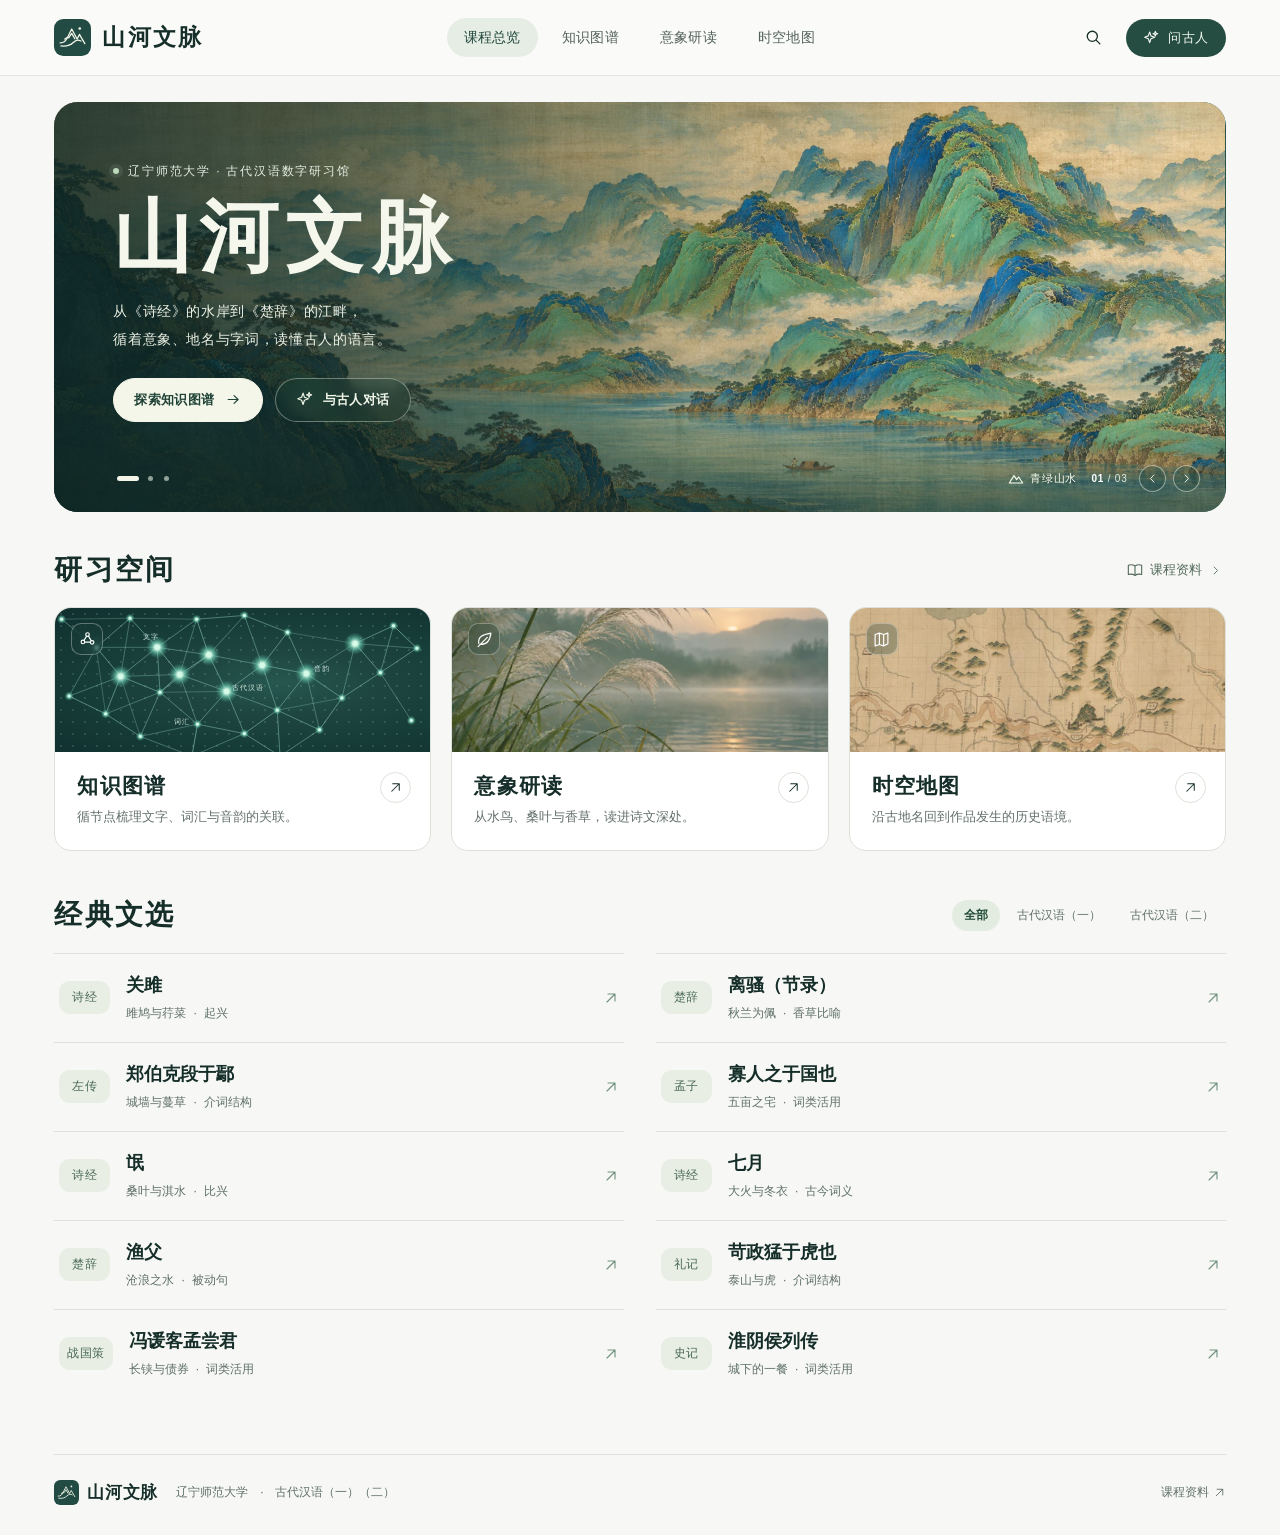
<file: index.html>
<!doctype html>
<html lang="zh-CN">
<head>
  <meta charset="utf-8">
  <meta name="referrer" content="no-referrer">
  <meta http-equiv="Content-Security-Policy" content="default-src 'self'; script-src 'self'; style-src 'self' 'unsafe-inline'; img-src 'self' data:; connect-src https://api.deepseek.com; object-src 'none'; base-uri 'none'; form-action 'none'">
  <meta name="viewport" content="width=device-width, initial-scale=1">
  <meta name="theme-color" content="#f8f9f6">
  <meta name="description" content="辽宁师范大学古代汉语课程研习空间。循着知识图谱、诗文意象和山河地图读原典，与作品中的人物展开对话。">
  <title>山河文脉 · 古代汉语研习馆</title>
  <link rel="icon" href="assets/mark.svg" type="image/svg+xml">
  <link rel="stylesheet" href="museum.css">
  <link rel="stylesheet" href="dialogue.css">
  <link rel="stylesheet" href="graph.css">
  <link rel="stylesheet" href="atlas.css">
  <link rel="stylesheet" href="companion.css">
  <script defer src="graph-data.js"></script>
  <script defer src="course.js"></script>
  <script defer src="map-data.js"></script>
  <script defer src="dialogue.js"></script>
  <script defer src="graph.js"></script>
  <script defer src="atlas.js"></script>
  <script defer src="companion.js"></script>
  <script defer src="museum.js"></script>
</head>
<body>
  <a href="#main" class="skip">跳到正文</a>
  <header class="mast"><div class="mast-inner">
    <a class="brand" href="#home" aria-label="山河文脉首页"><img src="assets/mark.svg" alt=""><span>山河文脉</span></a>
    <nav class="main-nav" aria-label="主导航">
      <a href="#home">课程总览</a><a href="#graph">知识图谱</a><a href="#imagery">意象研读</a><a href="#atlas">时空地图</a>
    </nav>
    <div class="mast-actions"><button class="search-btn" id="search-toggle" aria-label="搜索全站"><i data-icon="search"></i></button><a class="ask-link" href="#dialogue"><i data-icon="spark"></i>问古人</a><button class="menu-btn" id="menu-toggle" aria-label="展开导航" aria-expanded="false"><i data-icon="menu"></i></button></div>
  </div><nav class="mobile-nav" id="mobile-nav" aria-label="移动导航" hidden><a href="#home">课程总览</a><a href="#graph">知识图谱</a><a href="#imagery">意象研读</a><a href="#atlas">时空地图</a><a href="#resources">课程资料</a></nav></header>
  <main id="main" tabindex="-1"></main>
  <footer class="foot"><span><img src="assets/mark.svg" alt="">山河文脉</span><p>辽宁师范大学　·　古代汉语（一）（二）</p><a href="#resources">课程资料 <i data-icon="arrow-up-right"></i></a></footer>
  <dialog id="search-dialog"><div class="search-head"><i data-icon="search"></i><input id="search-input" placeholder="搜索篇目、意象或知识点" aria-label="搜索篇目、意象或知识点" autocomplete="off"><button id="search-close" class="round" aria-label="关闭搜索"><i data-icon="x"></i></button></div><div class="search-results" id="results"></div></dialog>
</body>
</html>
</file>
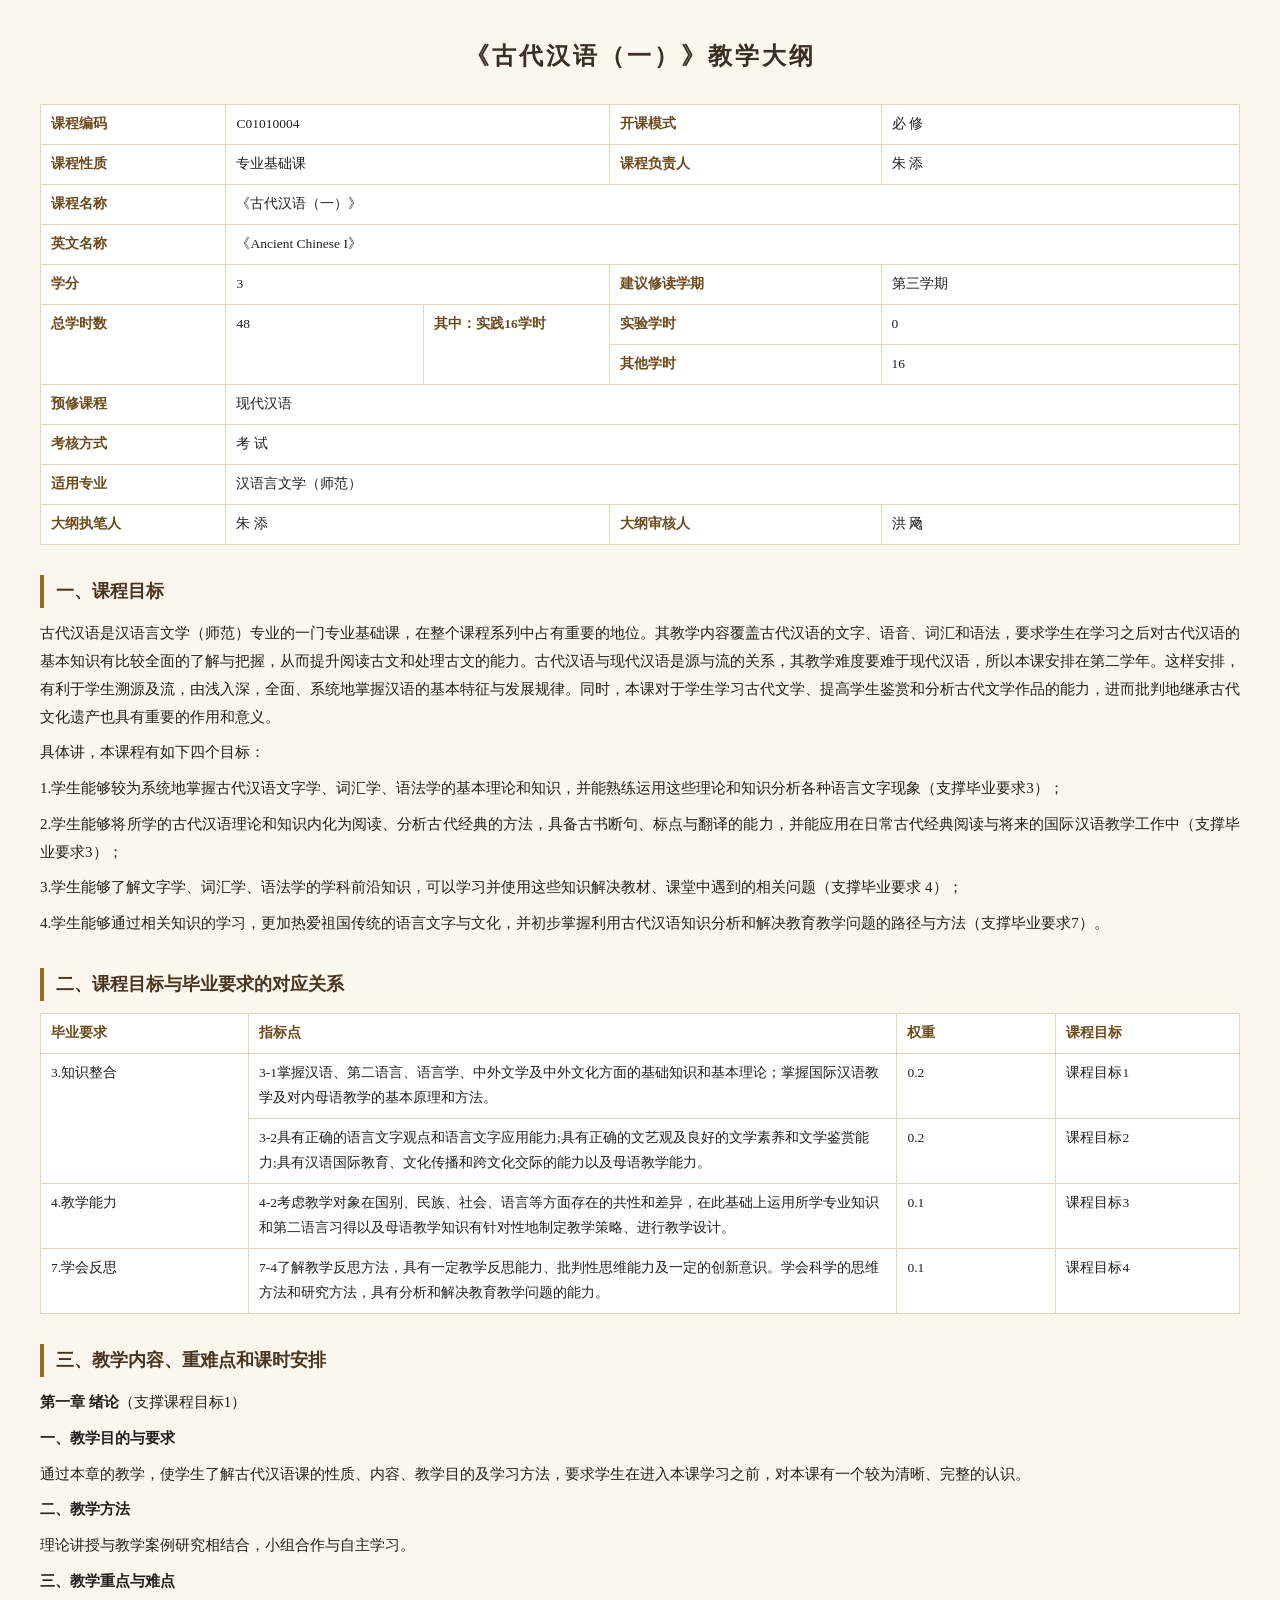
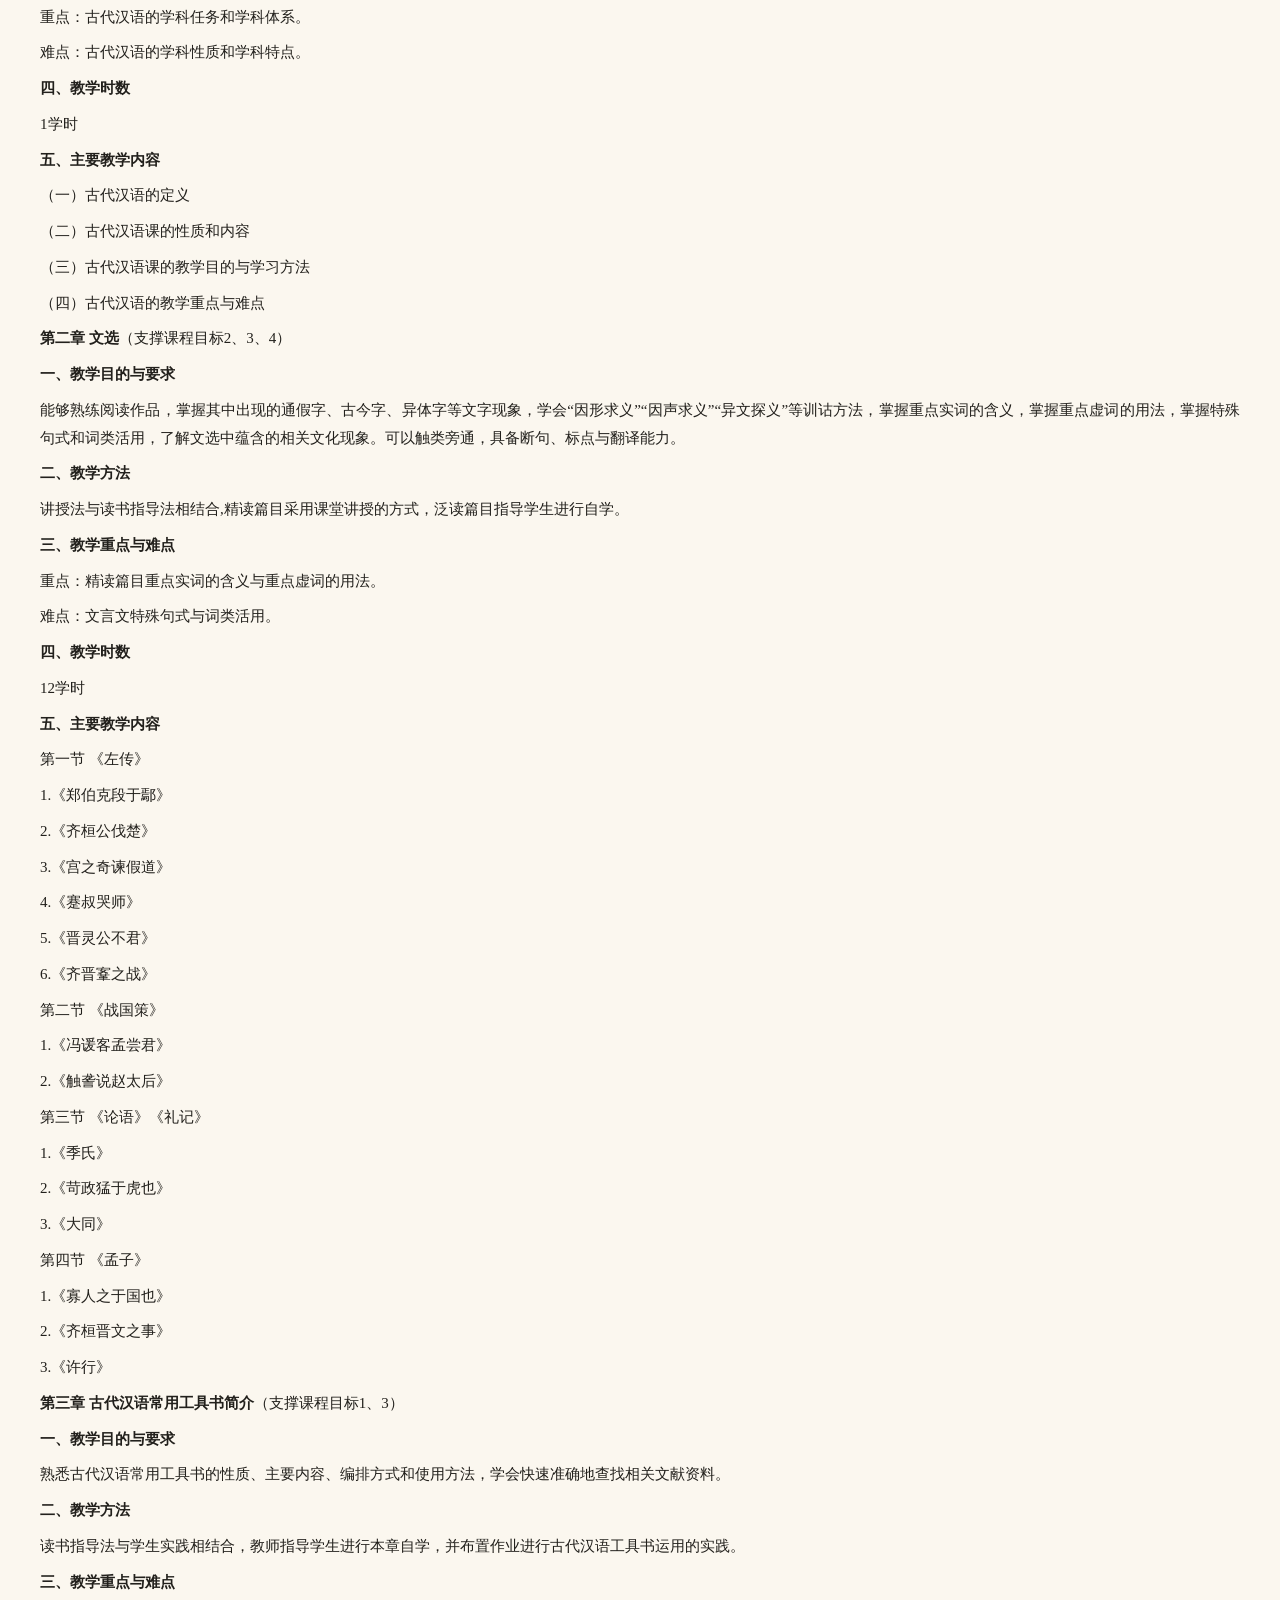
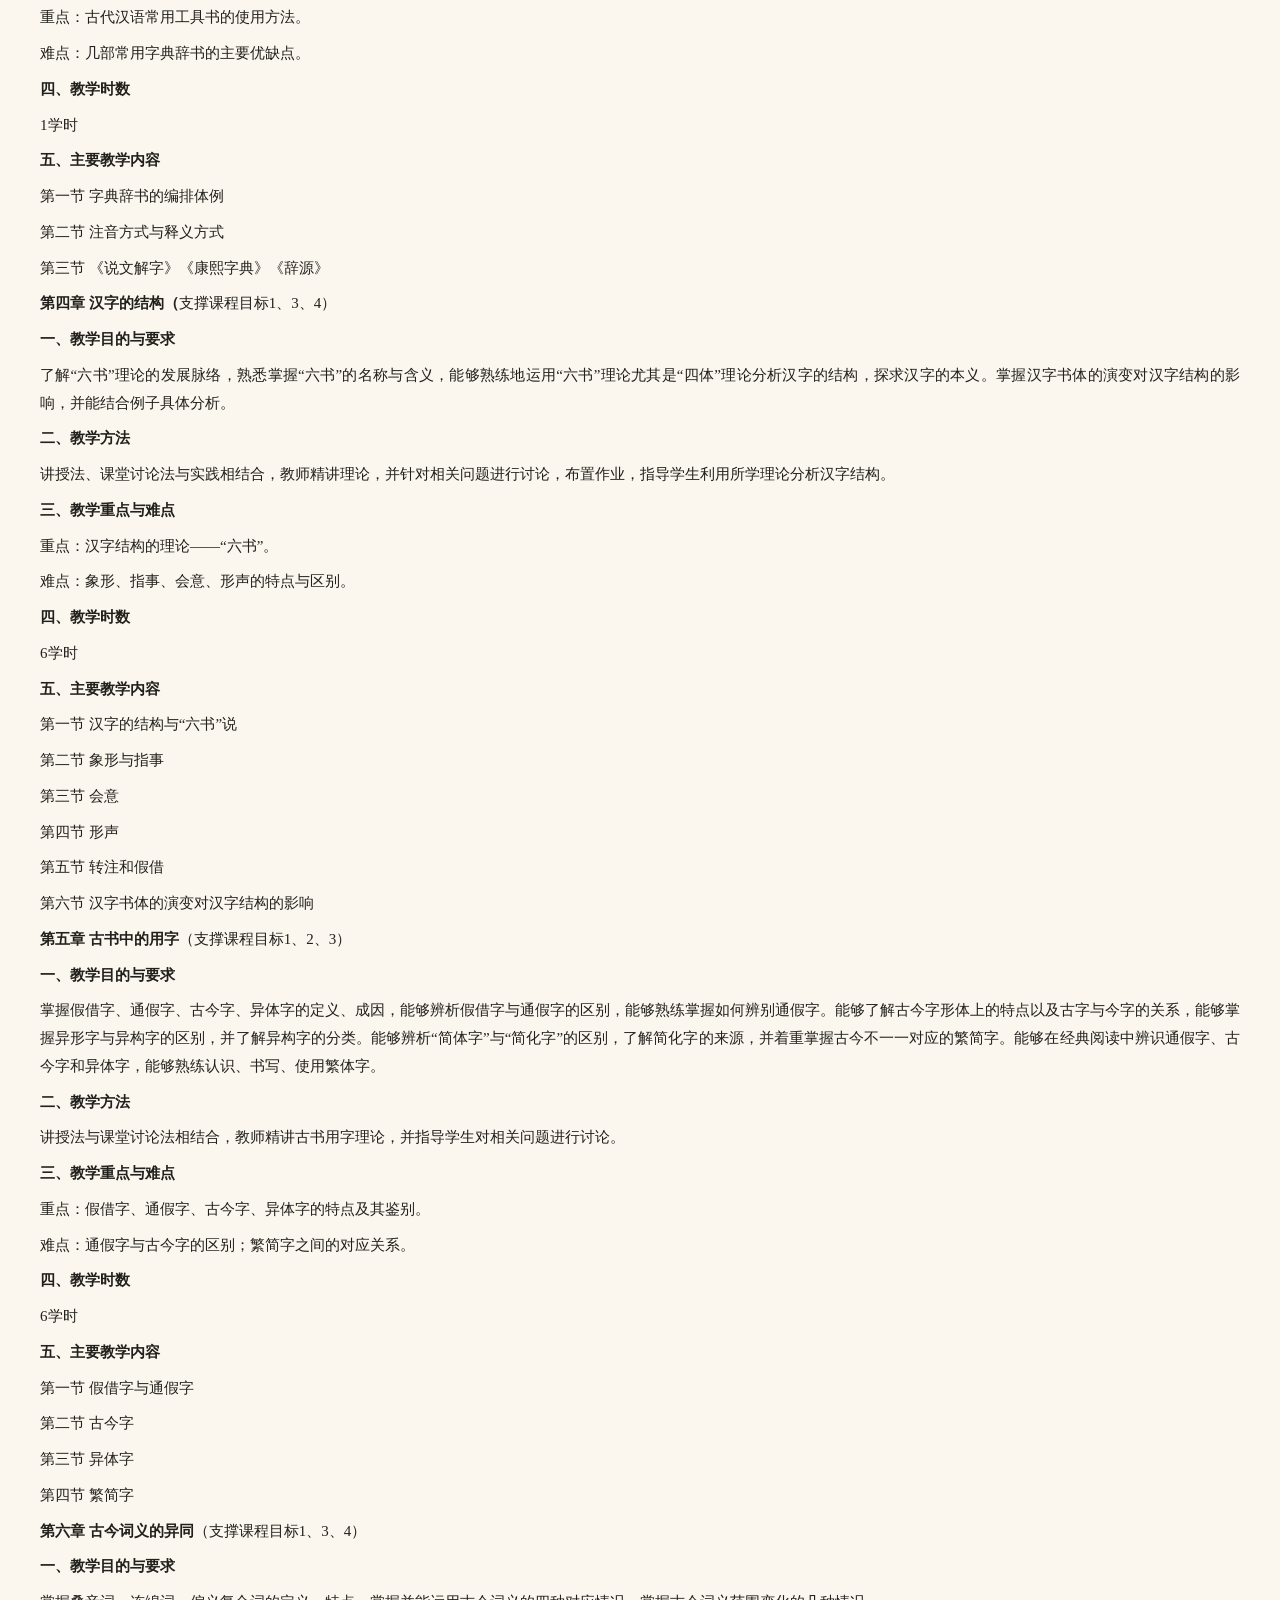
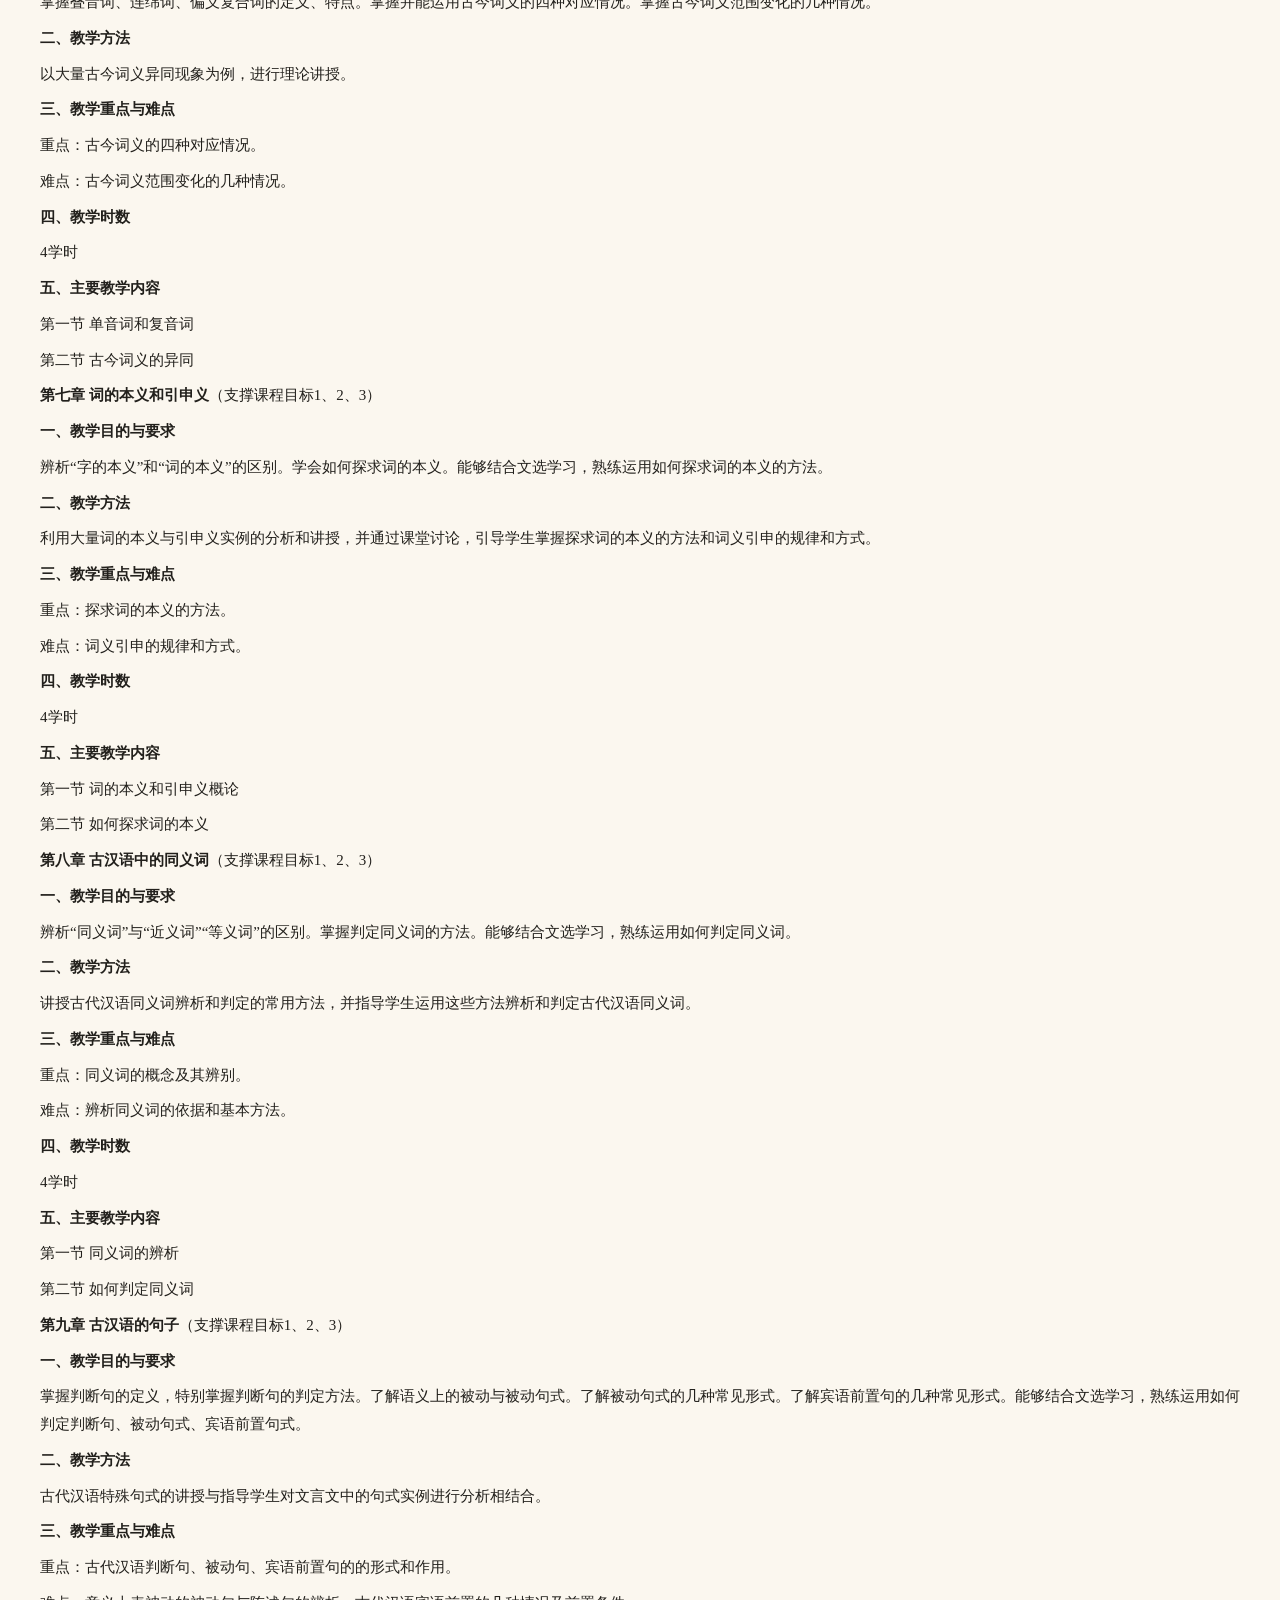
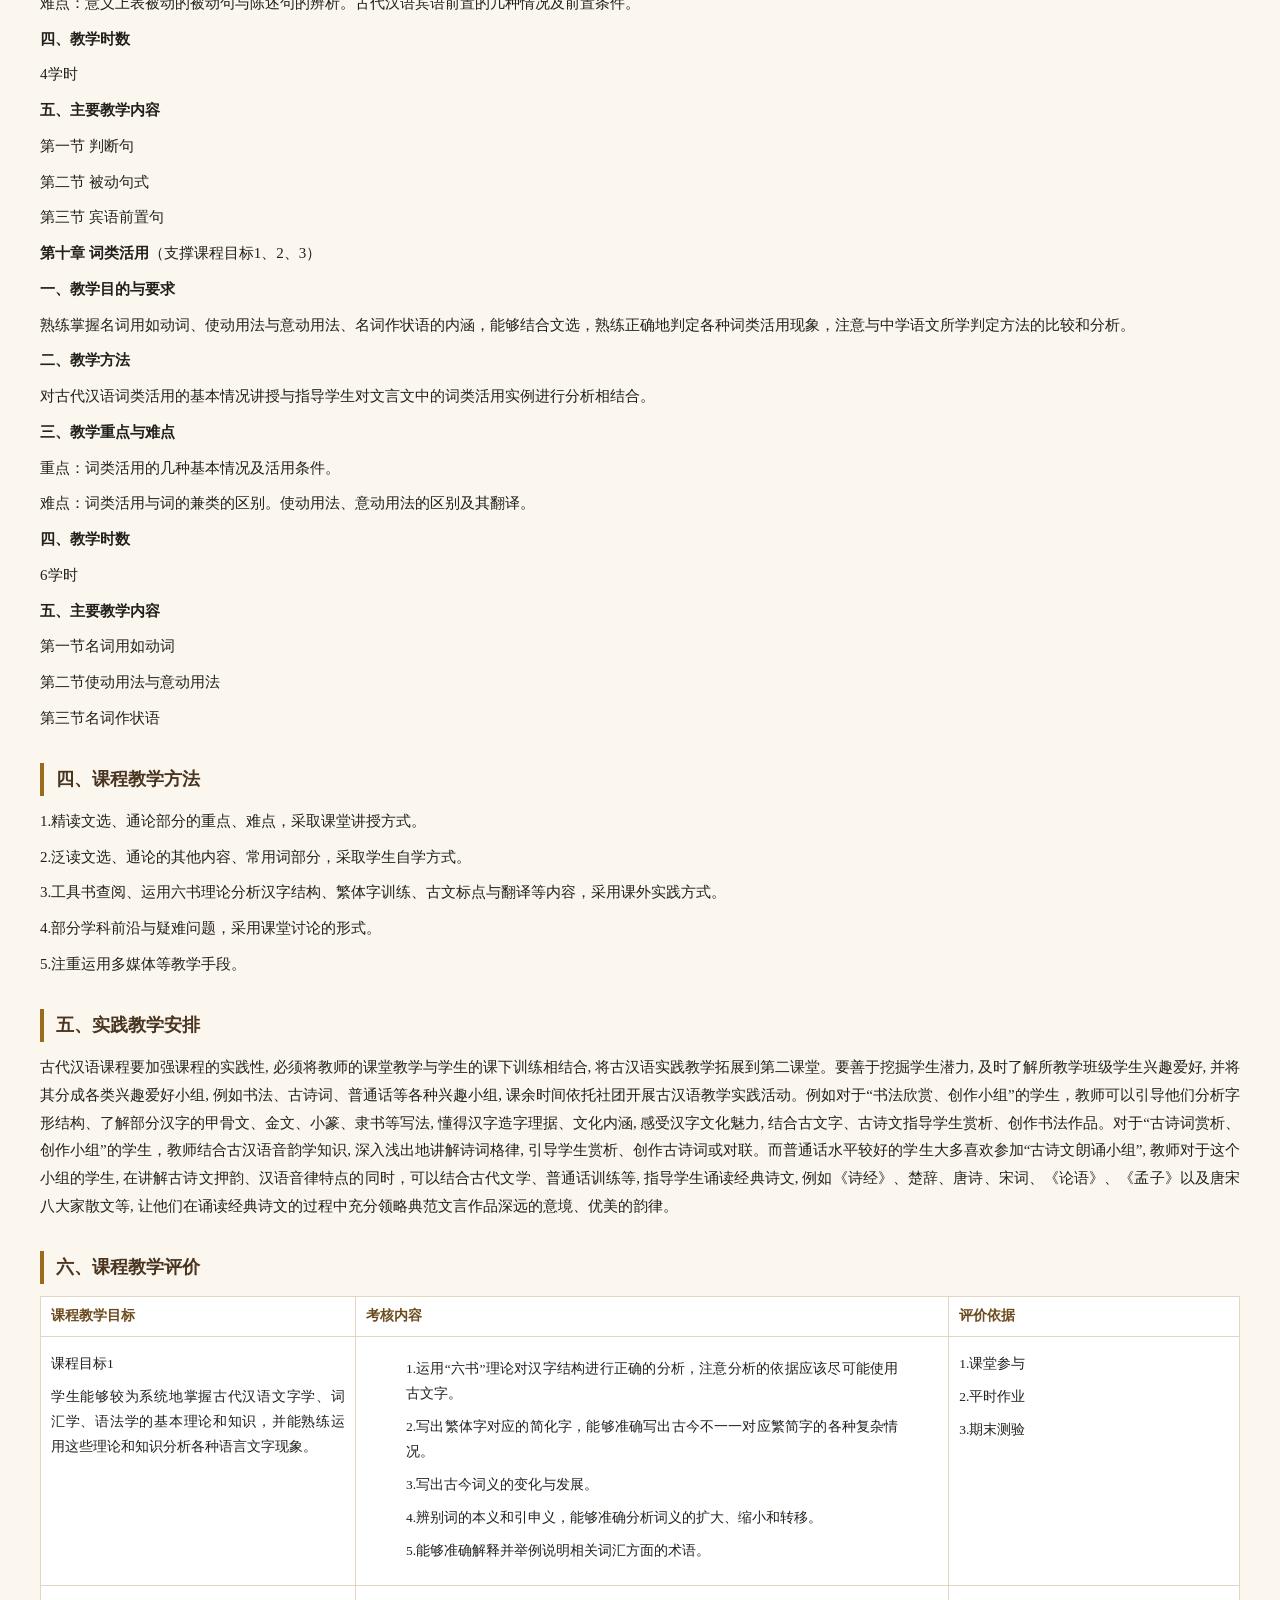
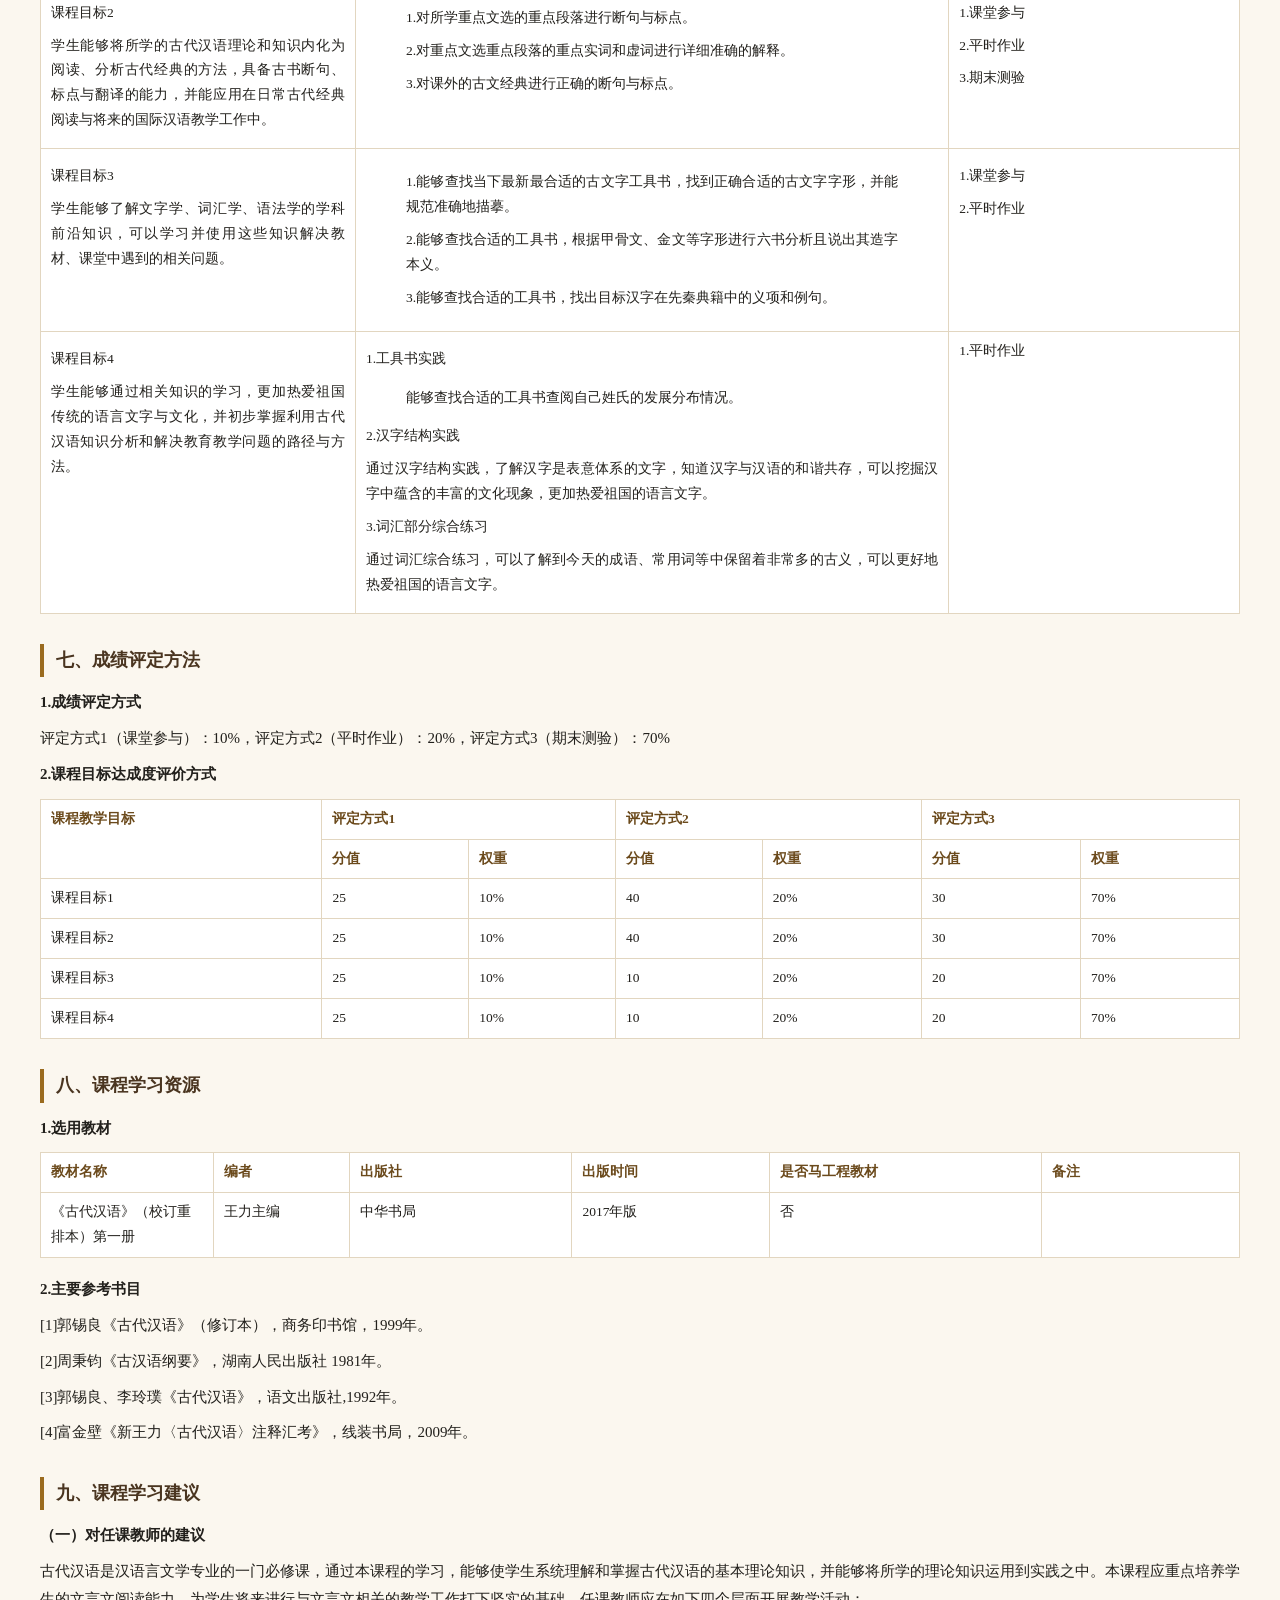
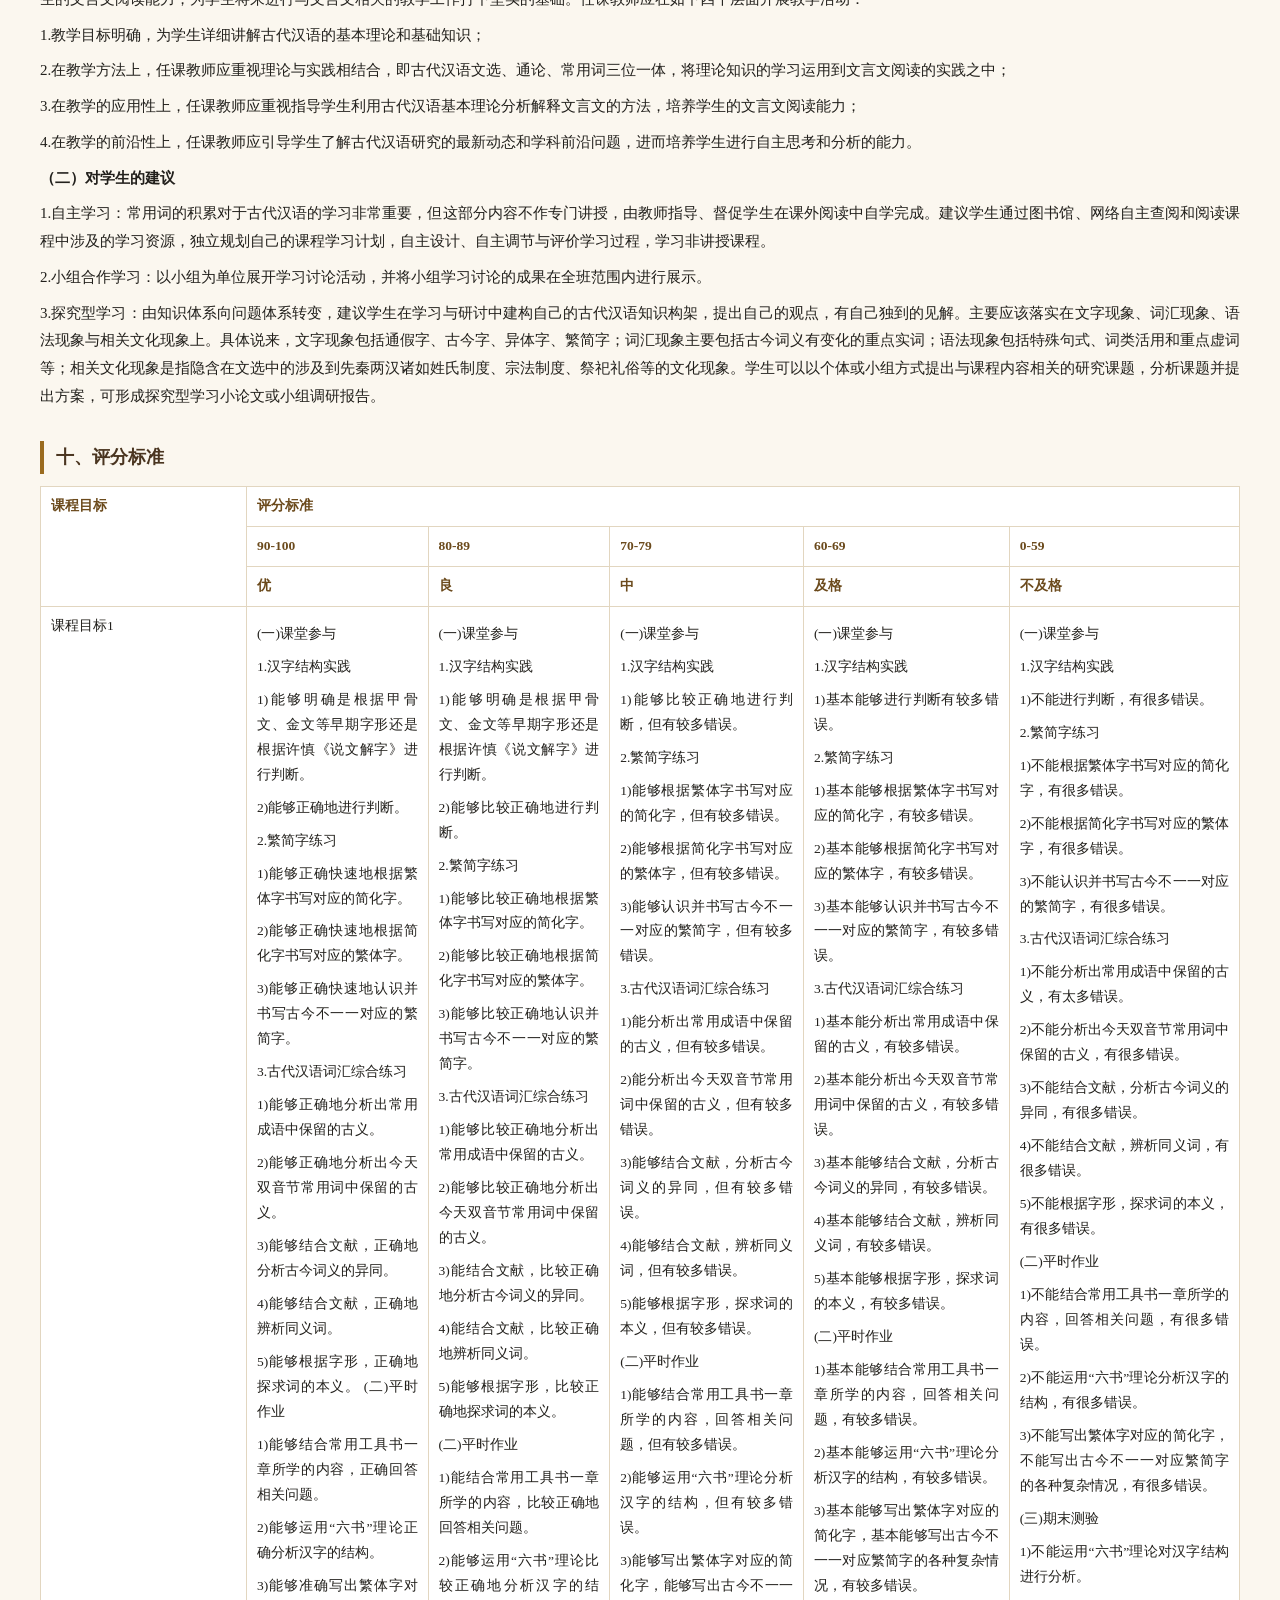
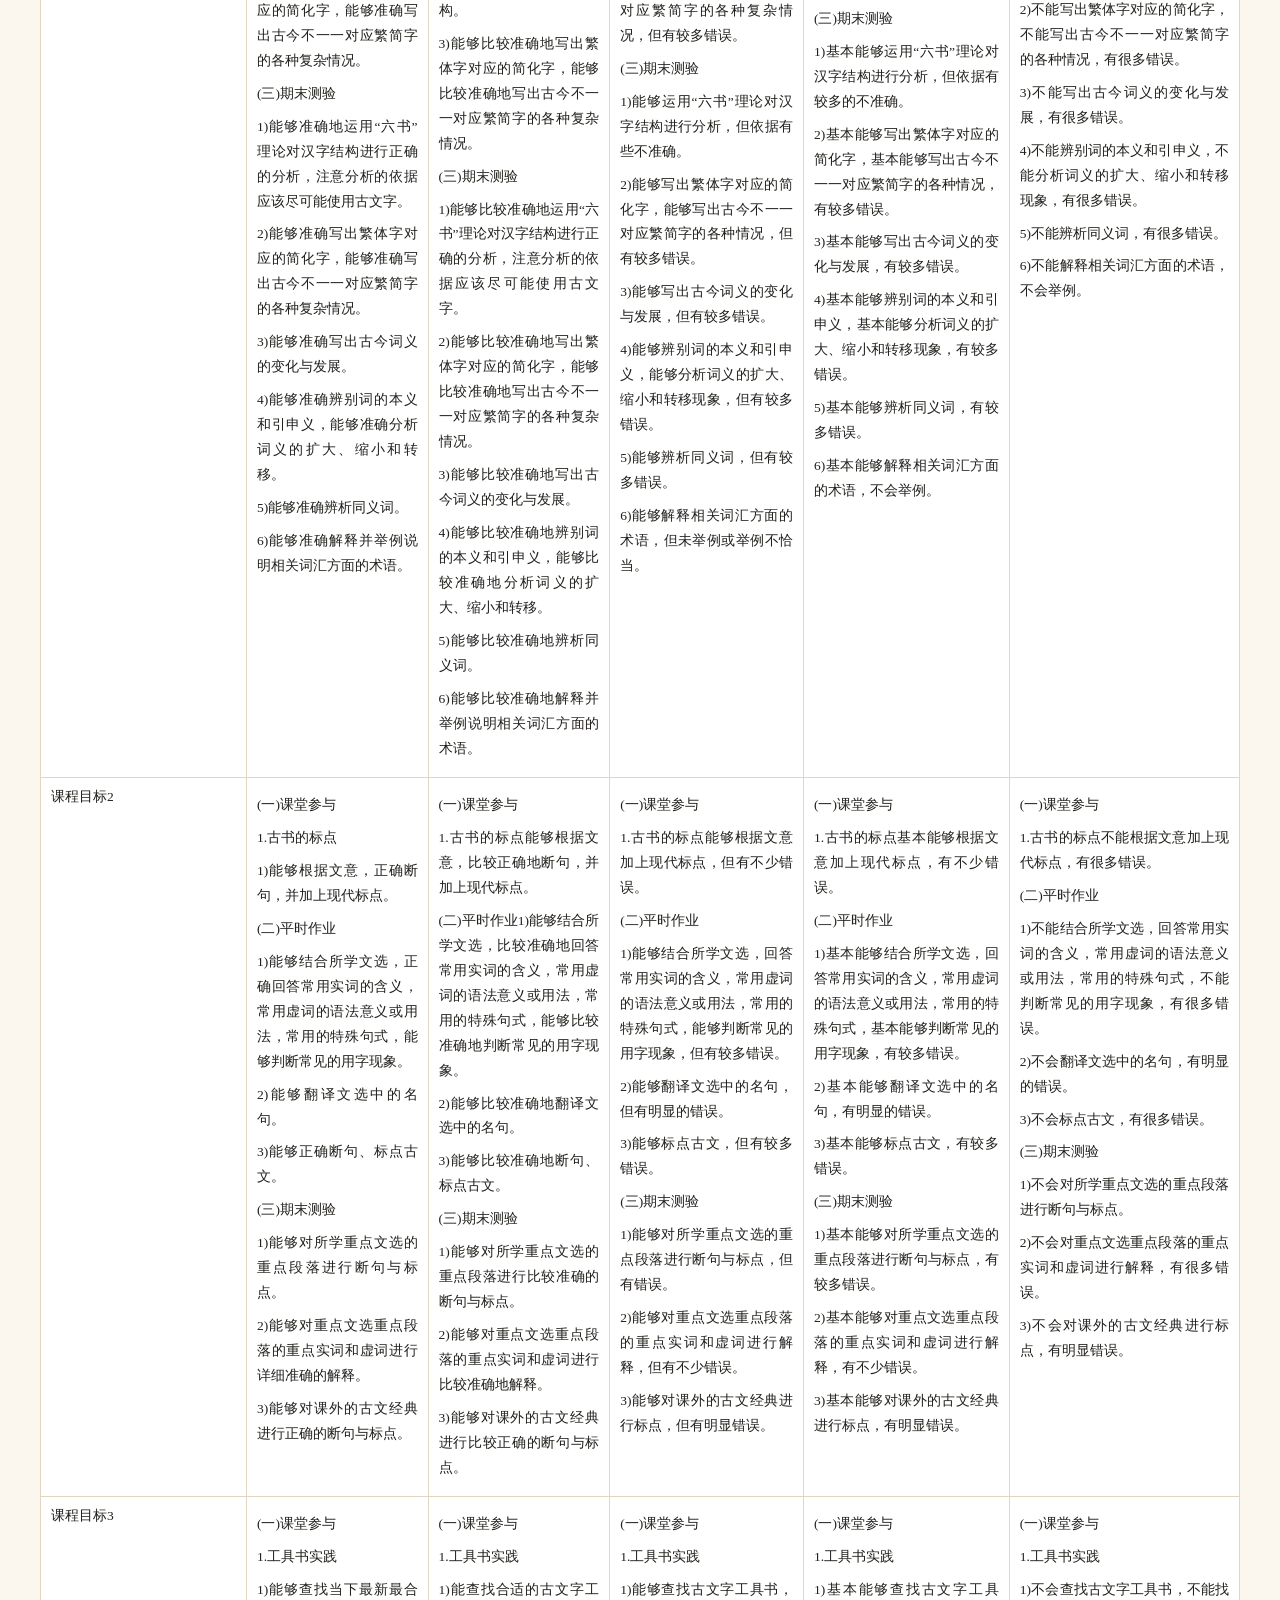
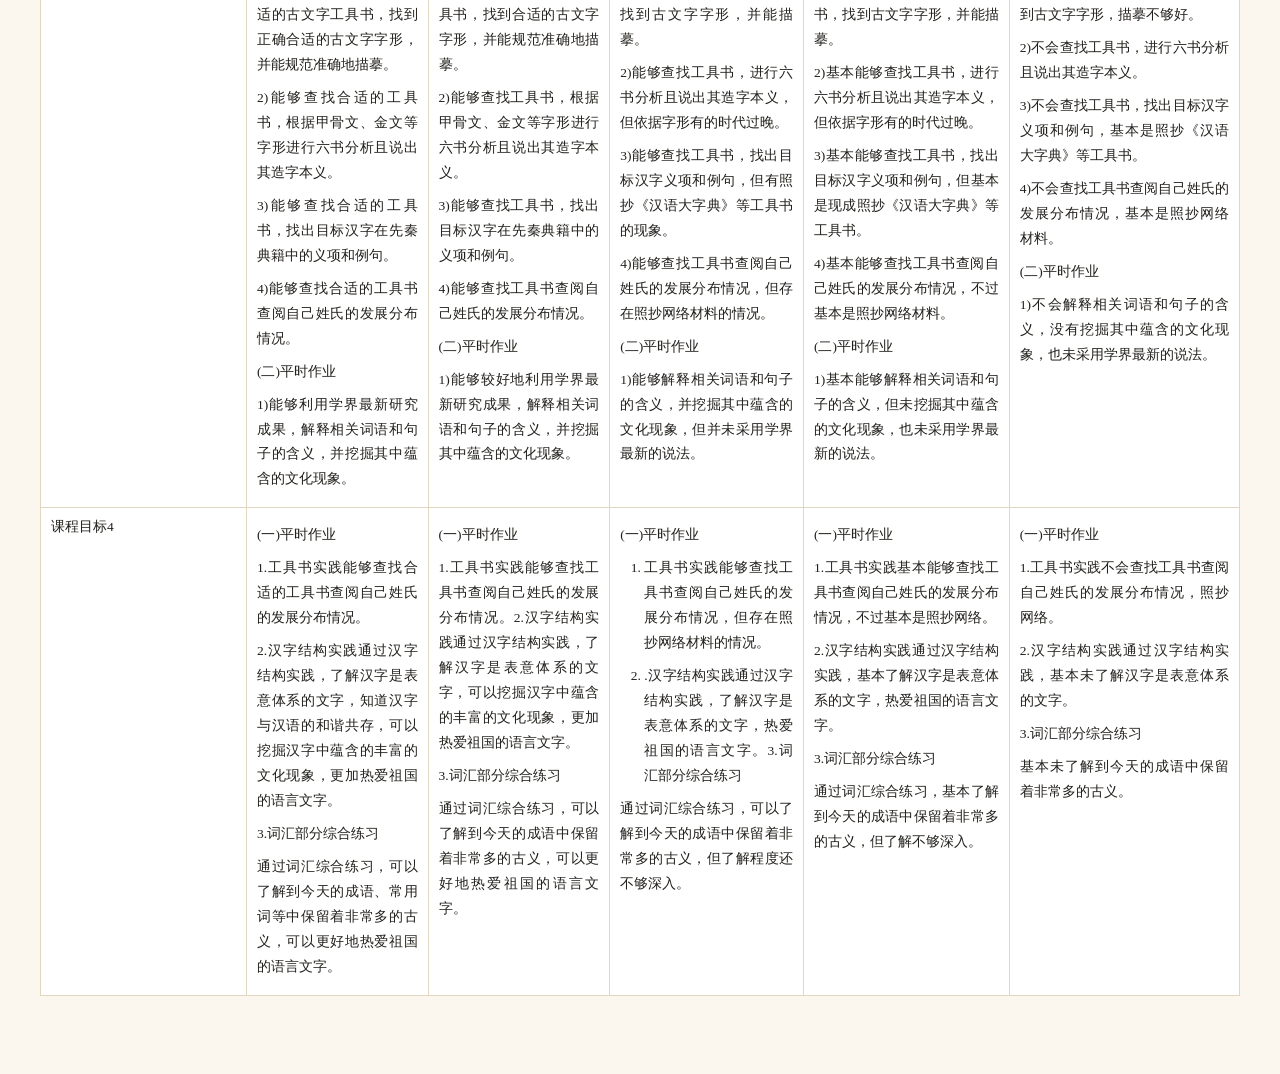
<file: assets/outline1.html>
<!DOCTYPE html><html lang="zh-CN"><head><meta charset="utf-8"><meta name="viewport" content="width=device-width,initial-scale=1">
<title>《古代汉语（一）》教学大纲</title><style>
:root{--ink:#22201c;--gold:#9a6b1f;--line:#e2d6c0}
*{box-sizing:border-box}
body{margin:0;padding:34px 40px 60px;background:#fbf7ef;color:var(--ink);
 font-family:"Songti SC","SimSun","Noto Serif SC",serif;font-size:15px;line-height:1.85}
h1{font-size:24px;text-align:center;letter-spacing:3px;margin:0 0 26px;color:#3a2f22}
h2{font-size:18px;margin:30px 0 12px;padding-left:12px;border-left:4px solid var(--gold);color:#4a3520}
h3{font-size:16px;margin:20px 0 8px;color:#4a3520}
table{width:100%;border-collapse:collapse;margin:10px 0 18px;font-size:13.5px;background:#fff}
td,th{border:1px solid var(--line);padding:7px 10px;vertical-align:top}
td strong{color:#6b4a1c}
p{margin:8px 0;text-align:justify}
ol,ul{padding-left:24px;margin:8px 0}
li{margin:4px 0}
img{max-width:100%}
::-webkit-scrollbar{width:9px}::-webkit-scrollbar-thumb{background:#d8c9ab;border-radius:5px}
</style></head><body><h1 id="古代汉语一教学大纲">《古代汉语（一）》教学大纲</h1>
<table>
<colgroup>
<col style="width: 15%" />
<col style="width: 16%" />
<col style="width: 15%" />
<col style="width: 22%" />
<col style="width: 29%" />
</colgroup>
<tbody>
<tr class="odd">
<td><strong>课程编码</strong></td>
<td colspan="2">C01010004</td>
<td><strong>开课模式</strong></td>
<td>必 修</td>
</tr>
<tr class="even">
<td><strong>课程性质</strong></td>
<td colspan="2">专业基础课</td>
<td><strong>课程负责人</strong></td>
<td>朱 添</td>
</tr>
<tr class="odd">
<td><strong>课程名称</strong></td>
<td colspan="4">《古代汉语（一）》</td>
</tr>
<tr class="even">
<td><strong>英文名称</strong></td>
<td colspan="4">《Ancient Chinese I》</td>
</tr>
<tr class="odd">
<td><strong>学分</strong></td>
<td colspan="2">3</td>
<td><strong>建议修读学期</strong></td>
<td>第三学期</td>
</tr>
<tr class="even">
<td rowspan="2"><strong>总学时数</strong></td>
<td rowspan="2">48</td>
<td rowspan="2"><strong>其中：实践16学时</strong></td>
<td><strong>实验学时</strong></td>
<td>0</td>
</tr>
<tr class="odd">
<td><strong>其他学时</strong></td>
<td>16</td>
</tr>
<tr class="even">
<td><strong>预修课程</strong></td>
<td colspan="4">现代汉语</td>
</tr>
<tr class="odd">
<td><strong>考核方式</strong></td>
<td colspan="4">考 试</td>
</tr>
<tr class="even">
<td><strong>适用专业</strong></td>
<td colspan="4">汉语言文学（师范）</td>
</tr>
<tr class="odd">
<td><strong>大纲执笔人</strong></td>
<td colspan="2">朱 添</td>
<td><strong>大纲审核人</strong></td>
<td>洪 飏</td>
</tr>
</tbody>
</table>
<h2 id="section"></h2>
<h2 id="一课程目标">一、课程目标</h2>
<p>古代汉语是汉语言文学（师范）专业的一门专业基础课，在整个课程系列中占有重要的地位。其教学内容覆盖古代汉语的文字、语音、词汇和语法，要求学生在学习之后对古代汉语的基本知识有比较全面的了解与把握，从而提升阅读古文和处理古文的能力。古代汉语与现代汉语是源与流的关系，其教学难度要难于现代汉语，所以本课安排在第二学年。这样安排，有利于学生溯源及流，由浅入深，全面、系统地掌握汉语的基本特征与发展规律。同时，本课对于学生学习古代文学、提高学生鉴赏和分析古代文学作品的能力，进而批判地继承古代文化遗产也具有重要的作用和意义。</p>
<p>具体讲，本课程有如下四个目标：</p>
<p>1.学生能够较为系统地掌握古代汉语文字学、词汇学、语法学的基本理论和知识，并能熟练运用这些理论和知识分析各种语言文字现象（支撑毕业要求3）；</p>
<p>2.学生能够将所学的古代汉语理论和知识内化为阅读、分析古代经典的方法，具备古书断句、标点与翻译的能力，并能应用在日常古代经典阅读与将来的国际汉语教学工作中（支撑毕业要求3）；</p>
<p>3.学生能够了解文字学、词汇学、语法学的学科前沿知识，可以学习并使用这些知识解决教材、课堂中遇到的相关问题（支撑毕业要求
4）；</p>
<p>4.学生能够通过相关知识的学习，更加热爱祖国传统的语言文字与文化，并初步掌握利用古代汉语知识分析和解决教育教学问题的路径与方法（支撑毕业要求7）。</p>
<h2
id="二课程目标与毕业要求的对应关系">二、课程目标与毕业要求的对应关系</h2>
<table>
<colgroup>
<col style="width: 17%" />
<col style="width: 53%" />
<col style="width: 13%" />
<col style="width: 15%" />
</colgroup>
<tbody>
<tr class="odd">
<td><strong>毕业要求</strong></td>
<td><strong>指标点</strong></td>
<td><strong>权重</strong></td>
<td><strong>课程目标</strong></td>
</tr>
<tr class="even">
<td rowspan="2">3.知识整合</td>
<td>3-1掌握汉语、第二语言、语言学、中外文学及中外文化方面的基础知识和基本理论；掌握国际汉语教学及对内母语教学的基本原理和方法。</td>
<td>0.2</td>
<td>课程目标1</td>
</tr>
<tr class="odd">
<td>3-2具有正确的语言文字观点和语言文字应用能力;具有正确的文艺观及良好的文学素养和文学鉴赏能力;具有汉语国际教育、文化传播和跨文化交际的能力以及母语教学能力。</td>
<td>0.2</td>
<td>课程目标2</td>
</tr>
<tr class="even">
<td>4.教学能力</td>
<td>4-2考虑教学对象在国别、民族、社会、语言等方面存在的共性和差异，在此基础上运用所学专业知识和第二语言习得以及母语教学知识有针对性地制定教学策略、进行教学设计。</td>
<td>0.1</td>
<td>课程目标3</td>
</tr>
<tr class="odd">
<td>7.学会反思</td>
<td>7-4了解教学反思方法，具有一定教学反思能力、批判性思维能力及一定的创新意识。学会科学的思维方法和研究方法，具有分析和解决教育教学问题的能力。</td>
<td>0.1</td>
<td>课程目标4</td>
</tr>
</tbody>
</table>
<h2 id="section-1"></h2>
<h2 id="三教学内容重难点和课时安排">三、教学内容、重难点和课时安排</h2>
<p><strong>第一章 绪论</strong>（支撑课程目标1）</p>
<p><strong>一、教学目的与要求</strong></p>
<p>通过本章的教学，使学生了解古代汉语课的性质、内容、教学目的及学习方法，要求学生在进入本课学习之前，对本课有一个较为清晰、完整的认识。</p>
<p><strong>二、教学方法</strong></p>
<p>理论讲授与教学案例研究相结合，小组合作与自主学习。</p>
<p><strong>三、教学重点与难点</strong></p>
<p>重点：古代汉语的学科任务和学科体系。</p>
<p>难点：古代汉语的学科性质和学科特点。</p>
<p><strong>四、教学时数</strong></p>
<p>1学时</p>
<p><strong>五、主要教学内容</strong></p>
<p>（一）古代汉语的定义</p>
<p>（二）古代汉语课的性质和内容</p>
<p>（三）古代汉语课的教学目的与学习方法</p>
<p>（四）古代汉语的教学重点与难点</p>
<p><strong>第二章 文选</strong>（支撑课程目标2、3、4）</p>
<p><strong>一、教学目的与要求</strong></p>
<p>能够熟练阅读作品，掌握其中出现的通假字、古今字、异体字等文字现象，学会“因形求义”“因声求义”“异文探义”等训诂方法，掌握重点实词的含义，掌握重点虚词的用法，掌握特殊句式和词类活用，了解文选中蕴含的相关文化现象。可以触类旁通，具备断句、标点与翻译能力。</p>
<p><strong>二、教学方法</strong></p>
<p>讲授法与读书指导法相结合,精读篇目采用课堂讲授的方式，泛读篇目指导学生进行自学。</p>
<p><strong>三、教学重点与难点</strong></p>
<p>重点：精读篇目重点实词的含义与重点虚词的用法。</p>
<p>难点：文言文特殊句式与词类活用。</p>
<p><strong>四、教学时数</strong></p>
<p>12学时</p>
<p><strong>五、主要教学内容</strong></p>
<p>第一节 《左传》</p>
<p>1.《郑伯克段于鄢》</p>
<p>2.《齐桓公伐楚》</p>
<p>3.《宫之奇谏假道》</p>
<p>4.《蹇叔哭师》</p>
<p>5.《晋灵公不君》</p>
<p>6.《齐晋鞌之战》</p>
<p>第二节 《战国策》</p>
<p>1.《冯谖客孟尝君》</p>
<p>2.《触詟说赵太后》</p>
<p>第三节 《论语》《礼记》</p>
<p>1.《季氏》</p>
<p>2.《苛政猛于虎也》</p>
<p>3.《大同》</p>
<p>第四节 《孟子》</p>
<p>1.《寡人之于国也》</p>
<p>2.《齐桓晋文之事》</p>
<p>3.《许行》</p>
<p><strong>第三章
古代汉语常用工具书简介</strong>（支撑课程目标1、3）</p>
<p><strong>一、教学目的与要求</strong></p>
<p>熟悉古代汉语常用工具书的性质、主要内容、编排方式和使用方法，学会快速准确地查找相关文献资料。</p>
<p><strong>二、教学方法</strong></p>
<p>读书指导法与学生实践相结合，教师指导学生进行本章自学，并布置作业进行古代汉语工具书运用的实践。</p>
<p><strong>三、教学重点与难点</strong></p>
<p>重点：古代汉语常用工具书的使用方法。</p>
<p>难点：几部常用字典辞书的主要优缺点。</p>
<p><strong>四、教学时数</strong></p>
<p>1学时</p>
<p><strong>五、主要教学内容</strong></p>
<p>第一节 字典辞书的编排体例</p>
<p>第二节 注音方式与释义方式</p>
<p>第三节 《说文解字》《康熙字典》《辞源》</p>
<p><strong>第四章 汉字的结构（</strong>支撑课程目标1、3、4）</p>
<p><strong>一、教学目的与要求</strong></p>
<p>了解“六书”理论的发展脉络，熟悉掌握“六书”的名称与含义，能够熟练地运用“六书”理论尤其是“四体”理论分析汉字的结构，探求汉字的本义。掌握汉字书体的演变对汉字结构的影响，并能结合例子具体分析。</p>
<p><strong>二、教学方法</strong></p>
<p>讲授法、课堂讨论法与实践相结合，教师精讲理论，并针对相关问题进行讨论，布置作业，指导学生利用所学理论分析汉字结构。</p>
<p><strong>三、教学重点与难点</strong></p>
<p>重点：汉字结构的理论——“六书”。</p>
<p>难点：象形、指事、会意、形声的特点与区别。</p>
<p><strong>四、教学时数</strong></p>
<p>6学时</p>
<p><strong>五、主要教学内容</strong></p>
<p>第一节 汉字的结构与“六书”说</p>
<p>第二节 象形与指事</p>
<p>第三节 会意</p>
<p>第四节 形声</p>
<p>第五节 转注和假借</p>
<p>第六节 汉字书体的演变对汉字结构的影响</p>
<p><strong>第五章 古书中的用字</strong>（支撑课程目标1、2、3）</p>
<p><strong>一、教学目的与要求</strong></p>
<p>掌握假借字、通假字、古今字、异体字的定义、成因，能够辨析假借字与通假字的区别，能够熟练掌握如何辨别通假字。能够了解古今字形体上的特点以及古字与今字的关系，能够掌握异形字与异构字的区别，并了解异构字的分类。能够辨析“简体字”与“简化字”的区别，了解简化字的来源，并着重掌握古今不一一对应的繁简字。能够在经典阅读中辨识通假字、古今字和异体字，能够熟练认识、书写、使用繁体字。</p>
<p><strong>二、教学方法</strong></p>
<p>讲授法与课堂讨论法相结合，教师精讲古书用字理论，并指导学生对相关问题进行讨论。</p>
<p><strong>三、教学重点与难点</strong></p>
<p>重点：假借字、通假字、古今字、异体字的特点及其鉴别。</p>
<p>难点：通假字与古今字的区别；繁简字之间的对应关系。</p>
<p><strong>四、教学时数</strong></p>
<p>6学时</p>
<p><strong>五、主要教学内容</strong></p>
<p>第一节 假借字与通假字</p>
<p>第二节 古今字</p>
<p>第三节 异体字</p>
<p>第四节 繁简字</p>
<p><strong>第六章 古今词义的异同</strong>（支撑课程目标1、3、4）</p>
<p><strong>一、教学目的与要求</strong></p>
<p>掌握叠音词、连绵词、偏义复合词的定义、特点。掌握并能运用古今词义的四种对应情况。掌握古今词义范围变化的几种情况。</p>
<p><strong>二、教学方法</strong></p>
<p>以大量古今词义异同现象为例，进行理论讲授。</p>
<p><strong>三、教学重点与难点</strong></p>
<p>重点：古今词义的四种对应情况。</p>
<p>难点：古今词义范围变化的几种情况。</p>
<p><strong>四、教学时数</strong></p>
<p>4学时</p>
<p><strong>五、主要教学内容</strong></p>
<p>第一节 单音词和复音词</p>
<p>第二节 古今词义的异同</p>
<p><strong>第七章 词的本义和引申义</strong>（支撑课程目标1、2、3）</p>
<p><strong>一、教学目的与要求</strong></p>
<p>辨析“字的本义”和“词的本义”的区别。学会如何探求词的本义。能够结合文选学习，熟练运用如何探求词的本义的方法。</p>
<p><strong>二、教学方法</strong></p>
<p>利用大量词的本义与引申义实例的分析和讲授，并通过课堂讨论，引导学生掌握探求词的本义的方法和词义引申的规律和方式。</p>
<p><strong>三、教学重点与难点</strong></p>
<p>重点：探求词的本义的方法。</p>
<p>难点：词义引申的规律和方式。</p>
<p><strong>四、教学时数</strong></p>
<p>4学时</p>
<p><strong>五、主要教学内容</strong></p>
<p>第一节 词的本义和引申义概论</p>
<p>第二节 如何探求词的本义</p>
<p><strong>第八章 古汉语中的同义词</strong>（支撑课程目标1、2、3）</p>
<p><strong>一、教学目的与要求</strong></p>
<p>辨析“同义词”与“近义词”“等义词”的区别。掌握判定同义词的方法。能够结合文选学习，熟练运用如何判定同义词。</p>
<p><strong>二、教学方法</strong></p>
<p>讲授古代汉语同义词辨析和判定的常用方法，并指导学生运用这些方法辨析和判定古代汉语同义词。</p>
<p><strong>三、教学重点与难点</strong></p>
<p>重点：同义词的概念及其辨别。</p>
<p>难点：辨析同义词的依据和基本方法。</p>
<p><strong>四、教学时数</strong></p>
<p>4学时</p>
<p><strong>五、主要教学内容</strong></p>
<p>第一节 同义词的辨析</p>
<p>第二节 如何判定同义词</p>
<p><strong>第九章 古汉语的句子</strong>（支撑课程目标1、2、3）</p>
<p><strong>一、教学目的与要求</strong></p>
<p>掌握判断句的定义，特别掌握判断句的判定方法。了解语义上的被动与被动句式。了解被动句式的几种常见形式。了解宾语前置句的几种常见形式。能够结合文选学习，熟练运用如何判定判断句、被动句式、宾语前置句式。</p>
<p><strong>二、教学方法</strong></p>
<p>古代汉语特殊句式的讲授与指导学生对文言文中的句式实例进行分析相结合。</p>
<p><strong>三、教学重点与难点</strong></p>
<p>重点：古代汉语判断句、被动句、宾语前置句的的形式和作用。</p>
<p>难点：意义上表被动的被动句与陈述句的辨析。古代汉语宾语前置的几种情况及前置条件。</p>
<p><strong>四、教学时数</strong></p>
<p>4学时</p>
<p><strong>五、主要教学内容</strong></p>
<p>第一节 判断句</p>
<p>第二节 被动句式</p>
<p>第三节 宾语前置句</p>
<p><strong>第十章 词类活用</strong>（支撑课程目标1、2、3）</p>
<p><strong>一、教学目的与要求</strong></p>
<p>熟练掌握名词用如动词、使动用法与意动用法、名词作状语的内涵，能够结合文选，熟练正确地判定各种词类活用现象，注意与中学语文所学判定方法的比较和分析。</p>
<p><strong>二、教学方法</strong></p>
<p>对古代汉语词类活用的基本情况讲授与指导学生对文言文中的词类活用实例进行分析相结合。</p>
<p><strong>三、教学重点与难点</strong></p>
<p>重点：词类活用的几种基本情况及活用条件。</p>
<p>难点：词类活用与词的兼类的区别。使动用法、意动用法的区别及其翻译。</p>
<p><strong>四、教学时数</strong></p>
<p>6学时</p>
<p><strong>五、主要教学内容</strong></p>
<p>第一节名词用如动词</p>
<p>第二节使动用法与意动用法</p>
<p>第三节名词作状语</p>
<h2 id="四课程教学方法">四、课程教学方法</h2>
<p>1.精读文选、通论部分的重点、难点，采取课堂讲授方式。</p>
<p>2.泛读文选、通论的其他内容、常用词部分，采取学生自学方式。</p>
<p>3.工具书查阅、运用六书理论分析汉字结构、繁体字训练、古文标点与翻译等内容，采用课外实践方式。</p>
<p>4.部分学科前沿与疑难问题，采用课堂讨论的形式。</p>
<p>5.注重运用多媒体等教学手段。</p>
<h2 id="五实践教学安排">五、实践教学安排</h2>
<p>古代汉语课程要加强课程的实践性,
必须将教师的课堂教学与学生的课下训练相结合,
将古汉语实践教学拓展到第二课堂。要善于挖掘学生潜力,
及时了解所教学班级学生兴趣爱好, 并将其分成各类兴趣爱好小组,
例如书法、古诗词、普通话等各种兴趣小组,
课余时间依托社团开展古汉语教学实践活动。例如对于“书法欣赏、创作小组”的学生，教师可以引导他们分析字形结构、了解部分汉字的甲骨文、金文、小篆、隶书等写法,
懂得汉字造字理据、文化内涵, 感受汉字文化魅力,
结合古文字、古诗文指导学生赏析、创作书法作品。对于“古诗词赏析、创作小组”的学生，教师结合古汉语音韵学知识,
深入浅出地讲解诗词格律,
引导学生赏析、创作古诗词或对联。而普通话水平较好的学生大多喜欢参加“古诗文朗诵小组”,
教师对于这个小组的学生,
在讲解古诗文押韵、汉语音律特点的同时，可以结合古代文学、普通话训练等,
指导学生诵读经典诗文,
例如《诗经》、楚辞、唐诗、宋词、《论语》、《孟子》以及唐宋八大家散文等,
让他们在诵读经典诗文的过程中充分领略典范文言作品深远的意境、优美的韵律。</p>
<h2 id="六课程教学评价">六、课程教学评价</h2>
<table>
<colgroup>
<col style="width: 26%" />
<col style="width: 49%" />
<col style="width: 24%" />
</colgroup>
<tbody>
<tr class="odd">
<td><strong>课程教学目标</strong></td>
<td><strong>考核内容</strong></td>
<td><strong>评价依据</strong></td>
</tr>
<tr class="even">
<td><p>课程目标1</p>
<p>学生能够较为系统地掌握古代汉语文字学、词汇学、语法学的基本理论和知识，并能熟练运用这些理论和知识分析各种语言文字现象。</p></td>
<td><blockquote>
<p>1.运用“六书”理论对汉字结构进行正确的分析，注意分析的依据应该尽可能使用古文字。</p>
<p>2.写出繁体字对应的简化字，能够准确写出古今不一一对应繁简字的各种复杂情况。</p>
<p>3.写出古今词义的变化与发展。</p>
<p>4.辨别词的本义和引申义，能够准确分析词义的扩大、缩小和转移。</p>
<p>5.能够准确解释并举例说明相关词汇方面的术语。</p>
</blockquote></td>
<td><p>1.课堂参与</p>
<p>2.平时作业</p>
<p>3.期末测验</p></td>
</tr>
<tr class="odd">
<td><p>课程目标2</p>
<p>学生能够将所学的古代汉语理论和知识内化为阅读、分析古代经典的方法，具备古书断句、标点与翻译的能力，并能应用在日常古代经典阅读与将来的国际汉语教学工作中。</p></td>
<td><blockquote>
<p>1.对所学重点文选的重点段落进行断句与标点。</p>
<p>2.对重点文选重点段落的重点实词和虚词进行详细准确的解释。</p>
<p>3.对课外的古文经典进行正确的断句与标点。</p>
</blockquote></td>
<td><p>1.课堂参与</p>
<p>2.平时作业</p>
<p>3.期末测验</p></td>
</tr>
<tr class="even">
<td><p>课程目标3</p>
<p>学生能够了解文字学、词汇学、语法学的学科前沿知识，可以学习并使用这些知识解决教材、课堂中遇到的相关问题。</p></td>
<td><blockquote>
<p>1.能够查找当下最新最合适的古文字工具书，找到正确合适的古文字字形，并能规范准确地描摹。</p>
<p>2.能够查找合适的工具书，根据甲骨文、金文等字形进行六书分析且说出其造字本义。</p>
<p>3.能够查找合适的工具书，找出目标汉字在先秦典籍中的义项和例句。</p>
</blockquote></td>
<td><p>1.课堂参与</p>
<p>2.平时作业</p></td>
</tr>
<tr class="odd">
<td><p>课程目标4</p>
<p>学生能够通过相关知识的学习，更加热爱祖国传统的语言文字与文化，并初步掌握利用古代汉语知识分析和解决教育教学问题的路径与方法。</p></td>
<td><p>1.工具书实践</p>
<blockquote>
<p>能够查找合适的工具书查阅自己姓氏的发展分布情况。</p>
</blockquote>
<p>2.汉字结构实践</p>
<p>通过汉字结构实践，了解汉字是表意体系的文字，知道汉字与汉语的和谐共存，可以挖掘汉字中蕴含的丰富的文化现象，更加热爱祖国的语言文字。</p>
<p>3.词汇部分综合练习</p>
<p>通过词汇综合练习，可以了解到今天的成语、常用词等中保留着非常多的古义，可以更好地热爱祖国的语言文字。</p></td>
<td>1.平时作业</td>
</tr>
</tbody>
</table>
<h2 id="section-2"></h2>
<h2 id="七成绩评定方法">七、成绩评定方法</h2>
<p><strong>1.成绩评定方式</strong></p>
<p>评定方式1（课堂参与）：10%，评定方式2（平时作业）：20%，评定方式3（期末测验）：70%</p>
<p><strong>2.课程目标达成度评价方式</strong></p>
<table>
<colgroup>
<col style="width: 23%" />
<col style="width: 12%" />
<col style="width: 12%" />
<col style="width: 12%" />
<col style="width: 13%" />
<col style="width: 13%" />
<col style="width: 13%" />
</colgroup>
<tbody>
<tr class="odd">
<td rowspan="2"><strong>课程教学目标</strong></td>
<td colspan="2"><strong>评定方式1</strong></td>
<td colspan="2"><strong>评定方式2</strong></td>
<td colspan="2"><strong>评定方式3</strong></td>
</tr>
<tr class="even">
<td><strong>分值</strong></td>
<td><strong>权重</strong></td>
<td><strong>分值</strong></td>
<td><strong>权重</strong></td>
<td><strong>分值</strong></td>
<td><strong>权重</strong></td>
</tr>
<tr class="odd">
<td>课程目标1</td>
<td>25</td>
<td>10%</td>
<td>40</td>
<td>20%</td>
<td>30</td>
<td>70%</td>
</tr>
<tr class="even">
<td>课程目标2</td>
<td>25</td>
<td>10%</td>
<td>40</td>
<td>20%</td>
<td>30</td>
<td>70%</td>
</tr>
<tr class="odd">
<td>课程目标3</td>
<td>25</td>
<td>10%</td>
<td>10</td>
<td>20%</td>
<td>20</td>
<td>70%</td>
</tr>
<tr class="even">
<td>课程目标4</td>
<td>25</td>
<td>10%</td>
<td>10</td>
<td>20%</td>
<td>20</td>
<td>70%</td>
</tr>
</tbody>
</table>
<h2 id="八课程学习资源">八、课程学习资源</h2>
<p><strong>1.选用教材</strong></p>
<table>
<colgroup>
<col style="width: 14%" />
<col style="width: 11%" />
<col style="width: 18%" />
<col style="width: 16%" />
<col style="width: 22%" />
<col style="width: 16%" />
</colgroup>
<tbody>
<tr class="odd">
<td><strong>教材名称</strong></td>
<td><strong>编者</strong></td>
<td><strong>出版社</strong></td>
<td><strong>出版时间</strong></td>
<td><strong>是否马工程教材</strong></td>
<td><strong>备注</strong></td>
</tr>
<tr class="even">
<td>《古代汉语》（校订重排本）第一册</td>
<td>王力主编</td>
<td>中华书局</td>
<td>2017年版</td>
<td>否</td>
<td></td>
</tr>
</tbody>
</table>
<p><strong>2.主要参考书目</strong></p>
<p>[1]郭锡良《古代汉语》（修订本），商务印书馆，1999年。</p>
<p>[2]周秉钧《古汉语纲要》，湖南人民出版社 1981年。</p>
<p>[3]郭锡良、李玲璞《古代汉语》，语文出版社,1992年。</p>
<p>[4]富金壁《新王力〈古代汉语〉注释汇考》，线装书局，2009年。</p>
<h2 id="九课程学习建议">九、课程学习建议</h2>
<p><strong>（一）对任课教师的建议</strong></p>
<p>古代汉语是汉语言文学专业的一门必修课，通过本课程的学习，能够使学生系统理解和掌握古代汉语的基本理论知识，并能够将所学的理论知识运用到实践之中。本课程应重点培养学生的文言文阅读能力，为学生将来进行与文言文相关的教学工作打下坚实的基础。任课教师应在如下四个层面开展教学活动：</p>
<p>1.教学目标明确，为学生详细讲解古代汉语的基本理论和基础知识；</p>
<p>2.在教学方法上，任课教师应重视理论与实践相结合，即古代汉语文选、通论、常用词三位一体，将理论知识的学习运用到文言文阅读的实践之中；</p>
<p>3.在教学的应用性上，任课教师应重视指导学生利用古代汉语基本理论分析解释文言文的方法，培养学生的文言文阅读能力；</p>
<p>4.在教学的前沿性上，任课教师应引导学生了解古代汉语研究的最新动态和学科前沿问题，进而培养学生进行自主思考和分析的能力。</p>
<p><strong>（二）对学生的建议</strong></p>
<p>1.自主学习：常用词的积累对于古代汉语的学习非常重要，但这部分内容不作专门讲授，由教师指导、督促学生在课外阅读中自学完成。建议学生通过图书馆、网络自主查阅和阅读课程中涉及的学习资源，独立规划自己的课程学习计划，自主设计、自主调节与评价学习过程，学习非讲授课程。</p>
<p>2.小组合作学习：以小组为单位展开学习讨论活动，并将小组学习讨论的成果在全班范围内进行展示。</p>
<p>3.探究型学习：由知识体系向问题体系转变，建议学生在学习与研讨中建构自己的古代汉语知识构架，提出自己的观点，有自己独到的见解。主要应该落实在文字现象、词汇现象、语法现象与相关文化现象上。具体说来，文字现象包括通假字、古今字、异体字、繁简字；词汇现象主要包括古今词义有变化的重点实词；语法现象包括特殊句式、词类活用和重点虚词等；相关文化现象是指隐含在文选中的涉及到先秦两汉诸如姓氏制度、宗法制度、祭祀礼俗等的文化现象。学生可以以个体或小组方式提出与课程内容相关的研究课题，分析课题并提出方案，可形成探究型学习小论文或小组调研报告。</p>
<h2 id="十评分标准">十、评分标准</h2>
<table style="width:100%;">
<colgroup>
<col style="width: 17%" />
<col style="width: 15%" />
<col style="width: 15%" />
<col style="width: 16%" />
<col style="width: 17%" />
<col style="width: 19%" />
</colgroup>
<tbody>
<tr class="odd">
<td rowspan="3"><strong>课程目标</strong></td>
<td colspan="5"><strong>评分标准</strong></td>
</tr>
<tr class="even">
<td><strong>90-100</strong></td>
<td><strong>80-89</strong></td>
<td><strong>70-79</strong></td>
<td><strong>60-69</strong></td>
<td><strong>0-59</strong></td>
</tr>
<tr class="odd">
<td><strong>优</strong></td>
<td><strong>良</strong></td>
<td><strong>中</strong></td>
<td><strong>及格</strong></td>
<td><strong>不及格</strong></td>
</tr>
<tr class="even">
<td>课程目标1</td>
<td><p>(一)课堂参与</p>
<p>1.汉字结构实践</p>
<p>1)能够明确是根据甲骨文、金文等早期字形还是根据许慎《说文解字》进行判断。</p>
<p>2)能够正确地进行判断。</p>
<p>2.繁简字练习</p>
<p>1)能够正确快速地根据繁体字书写对应的简化字。</p>
<p>2)能够正确快速地根据简化字书写对应的繁体字。</p>
<p>3)能够正确快速地认识并书写古今不一一对应的繁简字。</p>
<p>3.古代汉语词汇综合练习</p>
<p>1)能够正确地分析出常用成语中保留的古义。</p>
<p>2)能够正确地分析出今天双音节常用词中保留的古义。</p>
<p>3)能够结合文献，正确地分析古今词义的异同。</p>
<p>4)能够结合文献，正确地辨析同义词。</p>
<p>5)能够根据字形，正确地探求词的本义。 (二)平时作业</p>
<p>1)能够结合常用工具书一章所学的内容，正确回答相关问题。</p>
<p>2)能够运用“六书”理论正确分析汉字的结构。</p>
<p>3)能够准确写出繁体字对应的简化字，能够准确写出古今不一一对应繁简字的各种复杂情况。</p>
<p>(三)期末测验</p>
<p>1)能够准确地运用“六书”理论对汉字结构进行正确的分析，注意分析的依据应该尽可能使用古文字。</p>
<p>2)能够准确写出繁体字对应的简化字，能够准确写出古今不一一对应繁简字的各种复杂情况。</p>
<p>3)能够准确写出古今词义的变化与发展。</p>
<p>4)能够准确辨别词的本义和引申义，能够准确分析词义的扩大、缩小和转移。</p>
<p>5)能够准确辨析同义词。</p>
<p>6)能够准确解释并举例说明相关词汇方面的术语。</p></td>
<td><p>(一)课堂参与</p>
<p>1.汉字结构实践</p>
<p>1)能够明确是根据甲骨文、金文等早期字形还是根据许慎《说文解字》进行判断。</p>
<p>2)能够比较正确地进行判断。</p>
<p>2.繁简字练习</p>
<p>1)能够比较正确地根据繁体字书写对应的简化字。</p>
<p>2)能够比较正确地根据简化字书写对应的繁体字。</p>
<p>3)能够比较正确地认识并书写古今不一一对应的繁简字。</p>
<p>3.古代汉语词汇综合练习</p>
<p>1)能够比较正确地分析出常用成语中保留的古义。</p>
<p>2)能够比较正确地分析出今天双音节常用词中保留的古义。</p>
<p>3)能结合文献，比较正确地分析古今词义的异同。</p>
<p>4)能结合文献，比较正确地辨析同义词。</p>
<p>5)能够根据字形，比较正确地探求词的本义。</p>
<p>(二)平时作业</p>
<p>1)能结合常用工具书一章所学的内容，比较正确地回答相关问题。</p>
<p>2)能够运用“六书”理论比较正确地分析汉字的结构。</p>
<p>3)能够比较准确地写出繁体字对应的简化字，能够比较准确地写出古今不一一对应繁简字的各种复杂情况。</p>
<p>(三)期末测验</p>
<p>1)能够比较准确地运用“六书”理论对汉字结构进行正确的分析，注意分析的依据应该尽可能使用古文字。</p>
<p>2)能够比较准确地写出繁体字对应的简化字，能够比较准确地写出古今不一一对应繁简字的各种复杂情况。</p>
<p>3)能够比较准确地写出古今词义的变化与发展。</p>
<p>4)能够比较准确地辨别词的本义和引申义，能够比较准确地分析词义的扩大、缩小和转移。</p>
<p>5)能够比较准确地辨析同义词。</p>
<p>6)能够比较准确地解释并举例说明相关词汇方面的术语。</p></td>
<td><p>(一)课堂参与</p>
<p>1.汉字结构实践</p>
<p>1)能够比较正确地进行判断，但有较多错误。</p>
<p>2.繁简字练习</p>
<p>1)能够根据繁体字书写对应的简化字，但有较多错误。</p>
<p>2)能够根据简化字书写对应的繁体字，但有较多错误。</p>
<p>3)能够认识并书写古今不一一对应的繁简字，但有较多错误。</p>
<p>3.古代汉语词汇综合练习</p>
<p>1)能分析出常用成语中保留的古义，但有较多错误。</p>
<p>2)能分析出今天双音节常用词中保留的古义，但有较多错误。</p>
<p>3)能够结合文献，分析古今词义的异同，但有较多错误。</p>
<p>4)能够结合文献，辨析同义词，但有较多错误。</p>
<p>5)能够根据字形，探求词的本义，但有较多错误。</p>
<p>(二)平时作业</p>
<p>1)能够结合常用工具书一章所学的内容，回答相关问题，但有较多错误。</p>
<p>2)能够运用“六书”理论分析汉字的结构，但有较多错误。</p>
<p>3)能够写出繁体字对应的简化字，能够写出古今不一一对应繁简字的各种复杂情况，但有较多错误。</p>
<p>(三)期末测验</p>
<p>1)能够运用“六书”理论对汉字结构进行分析，但依据有些不准确。</p>
<p>2)能够写出繁体字对应的简化字，能够写出古今不一一对应繁简字的各种情况，但有较多错误。</p>
<p>3)能够写出古今词义的变化与发展，但有较多错误。</p>
<p>4)能够辨别词的本义和引申义，能够分析词义的扩大、缩小和转移现象，但有较多错误。</p>
<p>5)能够辨析同义词，但有较多错误。</p>
<p>6)能够解释相关词汇方面的术语，但未举例或举例不恰当。</p></td>
<td><p>(一)课堂参与</p>
<p>1.汉字结构实践</p>
<p>1)基本能够进行判断有较多错误。</p>
<p>2.繁简字练习</p>
<p>1)基本能够根据繁体字书写对应的简化字，有较多错误。</p>
<p>2)基本能够根据简化字书写对应的繁体字，有较多错误。</p>
<p>3)基本能够认识并书写古今不一一对应的繁简字，有较多错误。</p>
<p>3.古代汉语词汇综合练习</p>
<p>1)基本能分析出常用成语中保留的古义，有较多错误。</p>
<p>2)基本能分析出今天双音节常用词中保留的古义，有较多错误。</p>
<p>3)基本能够结合文献，分析古今词义的异同，有较多错误。</p>
<p>4)基本能够结合文献，辨析同义词，有较多错误。</p>
<p>5)基本能够根据字形，探求词的本义，有较多错误。</p>
<p>(二)平时作业</p>
<p>1)基本能够结合常用工具书一章所学的内容，回答相关问题，有较多错误。</p>
<p>2)基本能够运用“六书”理论分析汉字的结构，有较多错误。</p>
<p>3)基本能够写出繁体字对应的简化字，基本能够写出古今不一一对应繁简字的各种复杂情况，有较多错误。</p>
<p>(三)期末测验</p>
<p>1)基本能够运用“六书”理论对汉字结构进行分析，但依据有较多的不准确。</p>
<p>2)基本能够写出繁体字对应的简化字，基本能够写出古今不一一对应繁简字的各种情况，有较多错误。</p>
<p>3)基本能够写出古今词义的变化与发展，有较多错误。</p>
<p>4)基本能够辨别词的本义和引申义，基本能够分析词义的扩大、缩小和转移现象，有较多错误。</p>
<p>5)基本能够辨析同义词，有较多错误。</p>
<p>6)基本能够解释相关词汇方面的术语，不会举例。</p></td>
<td><p>(一)课堂参与</p>
<p>1.汉字结构实践</p>
<p>1)不能进行判断，有很多错误。</p>
<p>2.繁简字练习</p>
<p>1)不能根据繁体字书写对应的简化字，有很多错误。</p>
<p>2)不能根据简化字书写对应的繁体字，有很多错误。</p>
<p>3)不能认识并书写古今不一一对应的繁简字，有很多错误。</p>
<p>3.古代汉语词汇综合练习</p>
<p>1)不能分析出常用成语中保留的古义，有太多错误。</p>
<p>2)不能分析出今天双音节常用词中保留的古义，有很多错误。</p>
<p>3)不能结合文献，分析古今词义的异同，有很多错误。</p>
<p>4)不能结合文献，辨析同义词，有很多错误。</p>
<p>5)不能根据字形，探求词的本义，有很多错误。</p>
<p>(二)平时作业</p>
<p>1)不能结合常用工具书一章所学的内容，回答相关问题，有很多错误。</p>
<p>2)不能运用“六书”理论分析汉字的结构，有很多错误。</p>
<p>3)不能写出繁体字对应的简化字，不能写出古今不一一对应繁简字的各种复杂情况，有很多错误。</p>
<p>(三)期末测验</p>
<p>1)不能运用“六书”理论对汉字结构进行分析。</p>
<p>2)不能写出繁体字对应的简化字，不能写出古今不一一对应繁简字的各种情况，有很多错误。</p>
<p>3)不能写出古今词义的变化与发展，有很多错误。</p>
<p>4)不能辨别词的本义和引申义，不能分析词义的扩大、缩小和转移现象，有很多错误。</p>
<p>5)不能辨析同义词，有很多错误。</p>
<p>6)不能解释相关词汇方面的术语，不会举例。</p></td>
</tr>
<tr class="odd">
<td>课程目标2</td>
<td><p>(一)课堂参与</p>
<p>1.古书的标点</p>
<p>1)能够根据文意，正确断句，并加上现代标点。</p>
<p>(二)平时作业</p>
<p>1)能够结合所学文选，正确回答常用实词的含义，常用虚词的语法意义或用法，常用的特殊句式，能够判断常见的用字现象。</p>
<p>2)能够翻译文选中的名句。</p>
<p>3)能够正确断句、标点古文。</p>
<p>(三)期末测验</p>
<p>1)能够对所学重点文选的重点段落进行断句与标点。</p>
<p>2)能够对重点文选重点段落的重点实词和虚词进行详细准确的解释。</p>
<p>3)能够对课外的古文经典进行正确的断句与标点。</p></td>
<td><p>(一)课堂参与</p>
<p>1.古书的标点能够根据文意，比较正确地断句，并加上现代标点。</p>
<p>(二)平时作业1)能够结合所学文选，比较准确地回答常用实词的含义，常用虚词的语法意义或用法，常用的特殊句式，能够比较准确地判断常见的用字现象。</p>
<p>2)能够比较准确地翻译文选中的名句。</p>
<p>3)能够比较准确地断句、标点古文。</p>
<p>(三)期末测验</p>
<p>1)能够对所学重点文选的重点段落进行比较准确的断句与标点。</p>
<p>2)能够对重点文选重点段落的重点实词和虚词进行比较准确地解释。</p>
<p>3)能够对课外的古文经典进行比较正确的断句与标点。</p></td>
<td><p>(一)课堂参与</p>
<p>1.古书的标点能够根据文意加上现代标点，但有不少错误。</p>
<p>(二)平时作业</p>
<p>1)能够结合所学文选，回答常用实词的含义，常用虚词的语法意义或用法，常用的特殊句式，能够判断常见的用字现象，但有较多错误。</p>
<p>2)能够翻译文选中的名句，但有明显的错误。</p>
<p>3)能够标点古文，但有较多错误。</p>
<p>(三)期末测验</p>
<p>1)能够对所学重点文选的重点段落进行断句与标点，但有错误。</p>
<p>2)能够对重点文选重点段落的重点实词和虚词进行解释，但有不少错误。</p>
<p>3)能够对课外的古文经典进行标点，但有明显错误。</p></td>
<td><p>(一)课堂参与</p>
<p>1.古书的标点基本能够根据文意加上现代标点，有不少错误。</p>
<p>(二)平时作业</p>
<p>1)基本能够结合所学文选，回答常用实词的含义，常用虚词的语法意义或用法，常用的特殊句式，基本能够判断常见的用字现象，有较多错误。</p>
<p>2)基本能够翻译文选中的名句，有明显的错误。</p>
<p>3)基本能够标点古文，有较多错误。</p>
<p>(三)期末测验</p>
<p>1)基本能够对所学重点文选的重点段落进行断句与标点，有较多错误。</p>
<p>2)基本能够对重点文选重点段落的重点实词和虚词进行解释，有不少错误。</p>
<p>3)基本能够对课外的古文经典进行标点，有明显错误。</p></td>
<td><p>(一)课堂参与</p>
<p>1.古书的标点不能根据文意加上现代标点，有很多错误。</p>
<p>(二)平时作业</p>
<p>1)不能结合所学文选，回答常用实词的含义，常用虚词的语法意义或用法，常用的特殊句式，不能判断常见的用字现象，有很多错误。</p>
<p>2)不会翻译文选中的名句，有明显的错误。</p>
<p>3)不会标点古文，有很多错误。</p>
<p>(三)期末测验</p>
<p>1)不会对所学重点文选的重点段落进行断句与标点。</p>
<p>2)不会对重点文选重点段落的重点实词和虚词进行解释，有很多错误。</p>
<p>3)不会对课外的古文经典进行标点，有明显错误。</p></td>
</tr>
<tr class="even">
<td>课程目标3</td>
<td><p>(一)课堂参与</p>
<p>1.工具书实践</p>
<p>1)能够查找当下最新最合适的古文字工具书，找到正确合适的古文字字形，并能规范准确地描摹。</p>
<p>2)能够查找合适的工具书，根据甲骨文、金文等字形进行六书分析且说出其造字本义。</p>
<p>3)能够查找合适的工具书，找出目标汉字在先秦典籍中的义项和例句。</p>
<p>4)能够查找合适的工具书查阅自己姓氏的发展分布情况。</p>
<p>(二)平时作业</p>
<p>1)能够利用学界最新研究成果，解释相关词语和句子的含义，并挖掘其中蕴含的文化现象。</p></td>
<td><p>(一)课堂参与</p>
<p>1.工具书实践</p>
<p>1)能查找合适的古文字工具书，找到合适的古文字字形，并能规范准确地描摹。</p>
<p>2)能够查找工具书，根据甲骨文、金文等字形进行六书分析且说出其造字本义。</p>
<p>3)能够查找工具书，找出目标汉字在先秦典籍中的义项和例句。</p>
<p>4)能够查找工具书查阅自己姓氏的发展分布情况。</p>
<p>(二)平时作业</p>
<p>1)能够较好地利用学界最新研究成果，解释相关词语和句子的含义，并挖掘其中蕴含的文化现象。</p></td>
<td><p>(一)课堂参与</p>
<p>1.工具书实践</p>
<p>1)能够查找古文字工具书，找到古文字字形，并能描摹。</p>
<p>2)能够查找工具书，进行六书分析且说出其造字本义，但依据字形有的时代过晚。</p>
<p>3)能够查找工具书，找出目标汉字义项和例句，但有照抄《汉语大字典》等工具书的现象。</p>
<p>4)能够查找工具书查阅自己姓氏的发展分布情况，但存在照抄网络材料的情况。</p>
<p>(二)平时作业</p>
<p>1)能够解释相关词语和句子的含义，并挖掘其中蕴含的文化现象，但并未采用学界最新的说法。</p></td>
<td><p>(一)课堂参与</p>
<p>1.工具书实践</p>
<p>1)基本能够查找古文字工具书，找到古文字字形，并能描摹。</p>
<p>2)基本能够查找工具书，进行六书分析且说出其造字本义，但依据字形有的时代过晚。</p>
<p>3)基本能够查找工具书，找出目标汉字义项和例句，但基本是现成照抄《汉语大字典》等工具书。</p>
<p>4)基本能够查找工具书查阅自己姓氏的发展分布情况，不过基本是照抄网络材料。</p>
<p>(二)平时作业</p>
<p>1)基本能够解释相关词语和句子的含义，但未挖掘其中蕴含的文化现象，也未采用学界最新的说法。</p></td>
<td><p>(一)课堂参与</p>
<p>1.工具书实践</p>
<p>1)不会查找古文字工具书，不能找到古文字字形，描摹不够好。</p>
<p>2)不会查找工具书，进行六书分析且说出其造字本义。</p>
<p>3)不会查找工具书，找出目标汉字义项和例句，基本是照抄《汉语大字典》等工具书。</p>
<p>4)不会查找工具书查阅自己姓氏的发展分布情况，基本是照抄网络材料。</p>
<p>(二)平时作业</p>
<p>1)不会解释相关词语和句子的含义，没有挖掘其中蕴含的文化现象，也未采用学界最新的说法。</p></td>
</tr>
<tr class="odd">
<td>课程目标4</td>
<td><p>(一)平时作业</p>
<p>1.工具书实践能够查找合适的工具书查阅自己姓氏的发展分布情况。</p>
<p>2.汉字结构实践通过汉字结构实践，了解汉字是表意体系的文字，知道汉字与汉语的和谐共存，可以挖掘汉字中蕴含的丰富的文化现象，更加热爱祖国的语言文字。</p>
<p>3.词汇部分综合练习</p>
<p>通过词汇综合练习，可以了解到今天的成语、常用词等中保留着非常多的古义，可以更好地热爱祖国的语言文字。</p></td>
<td><p>(一)平时作业</p>
<p>1.工具书实践能够查找工具书查阅自己姓氏的发展分布情况。2.汉字结构实践通过汉字结构实践，了解汉字是表意体系的文字，可以挖掘汉字中蕴含的丰富的文化现象，更加热爱祖国的语言文字。</p>
<p>3.词汇部分综合练习</p>
<p>通过词汇综合练习，可以了解到今天的成语中保留着非常多的古义，可以更好地热爱祖国的语言文字。</p></td>
<td><p>(一)平时作业</p>
<ol type="1">
<li><p>工具书实践能够查找工具书查阅自己姓氏的发展分布情况，但存在照抄网络材料的情况。</p></li>
<li><p>.汉字结构实践通过汉字结构实践，了解汉字是表意体系的文字，热爱祖国的语言文字。3.词汇部分综合练习</p></li>
</ol>
<p>通过词汇综合练习，可以了解到今天的成语中保留着非常多的古义，但了解程度还不够深入。</p></td>
<td><p>(一)平时作业</p>
<p>1.工具书实践基本能够查找工具书查阅自己姓氏的发展分布情况，不过基本是照抄网络。</p>
<p>2.汉字结构实践通过汉字结构实践，基本了解汉字是表意体系的文字，热爱祖国的语言文字。</p>
<p>3.词汇部分综合练习</p>
<p>通过词汇综合练习，基本了解到今天的成语中保留着非常多的古义，但了解不够深入。</p></td>
<td><p>(一)平时作业</p>
<p>1.工具书实践不会查找工具书查阅自己姓氏的发展分布情况，照抄网络。</p>
<p>2.汉字结构实践通过汉字结构实践，基本未了解汉字是表意体系的文字。</p>
<p>3.词汇部分综合练习</p>
<p>基本未了解到今天的成语中保留着非常多的古义。</p></td>
</tr>
</tbody>
</table>
</body></html>
</file>
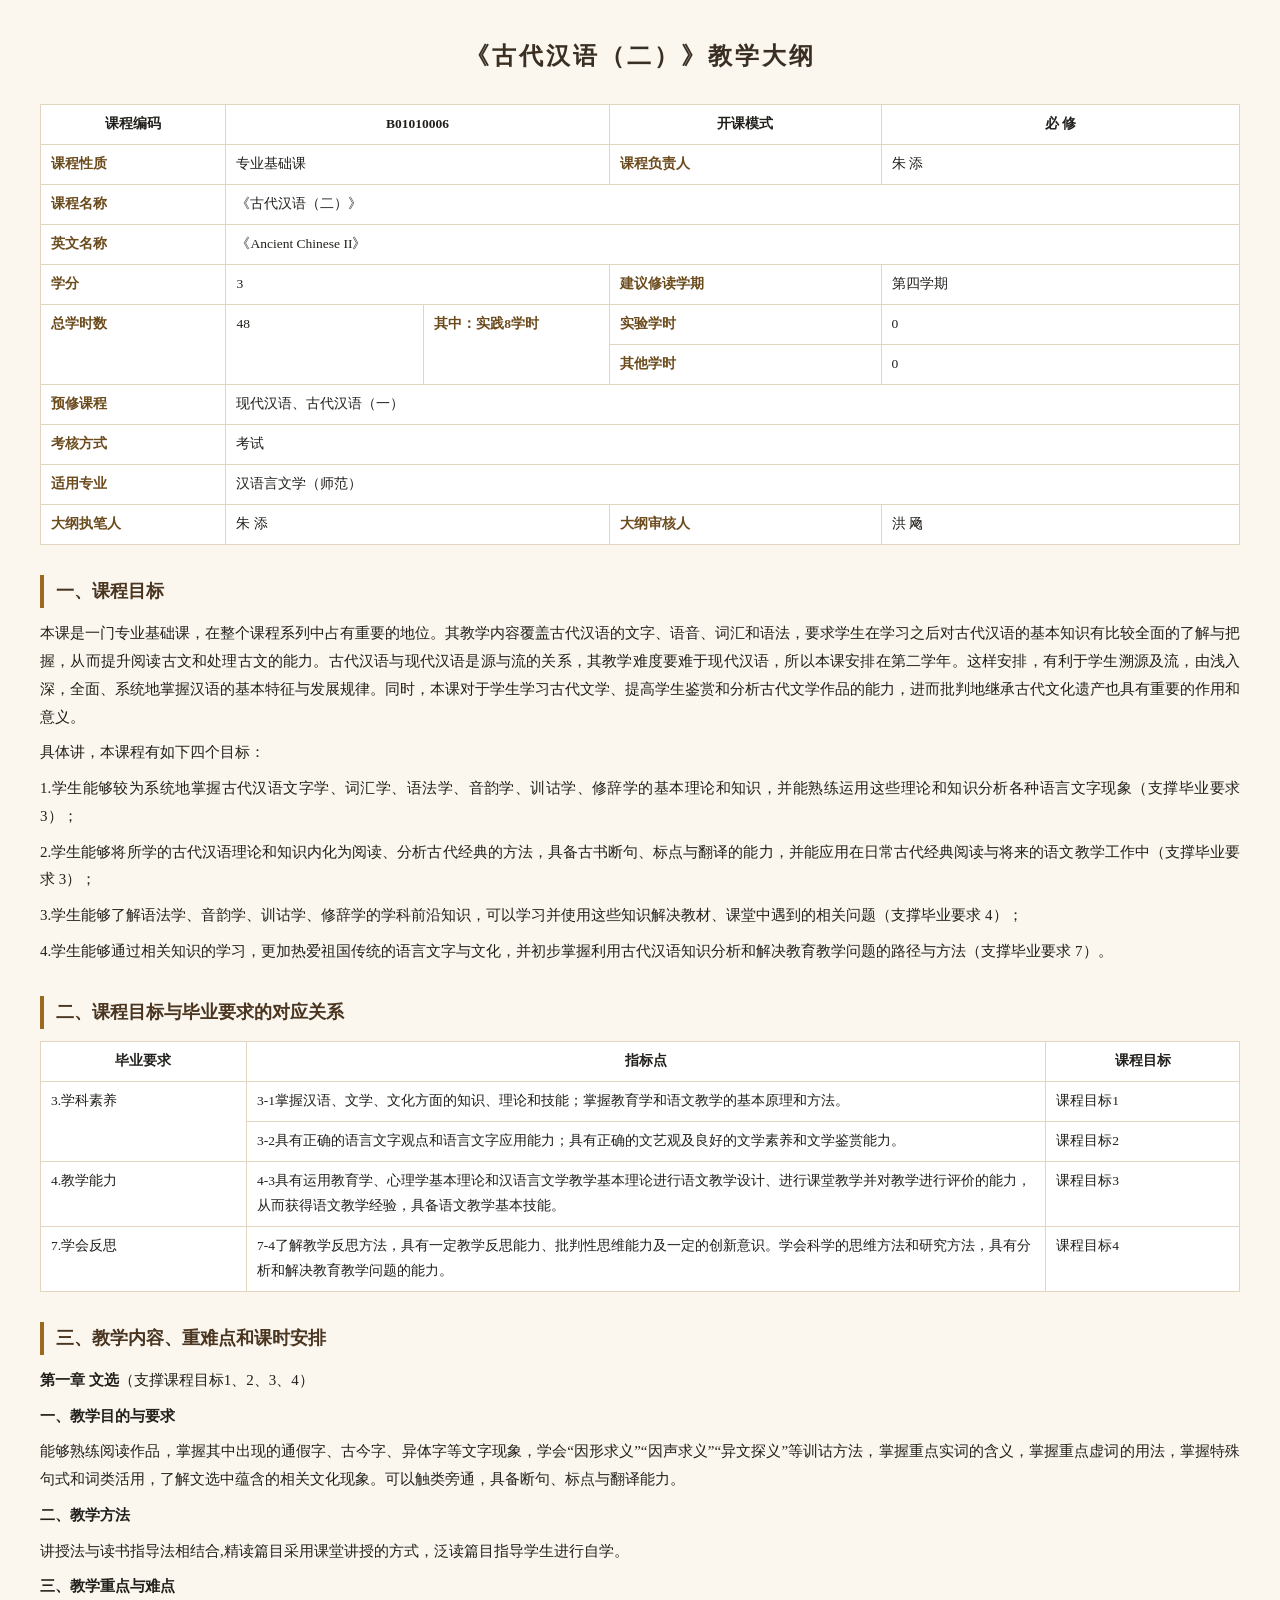
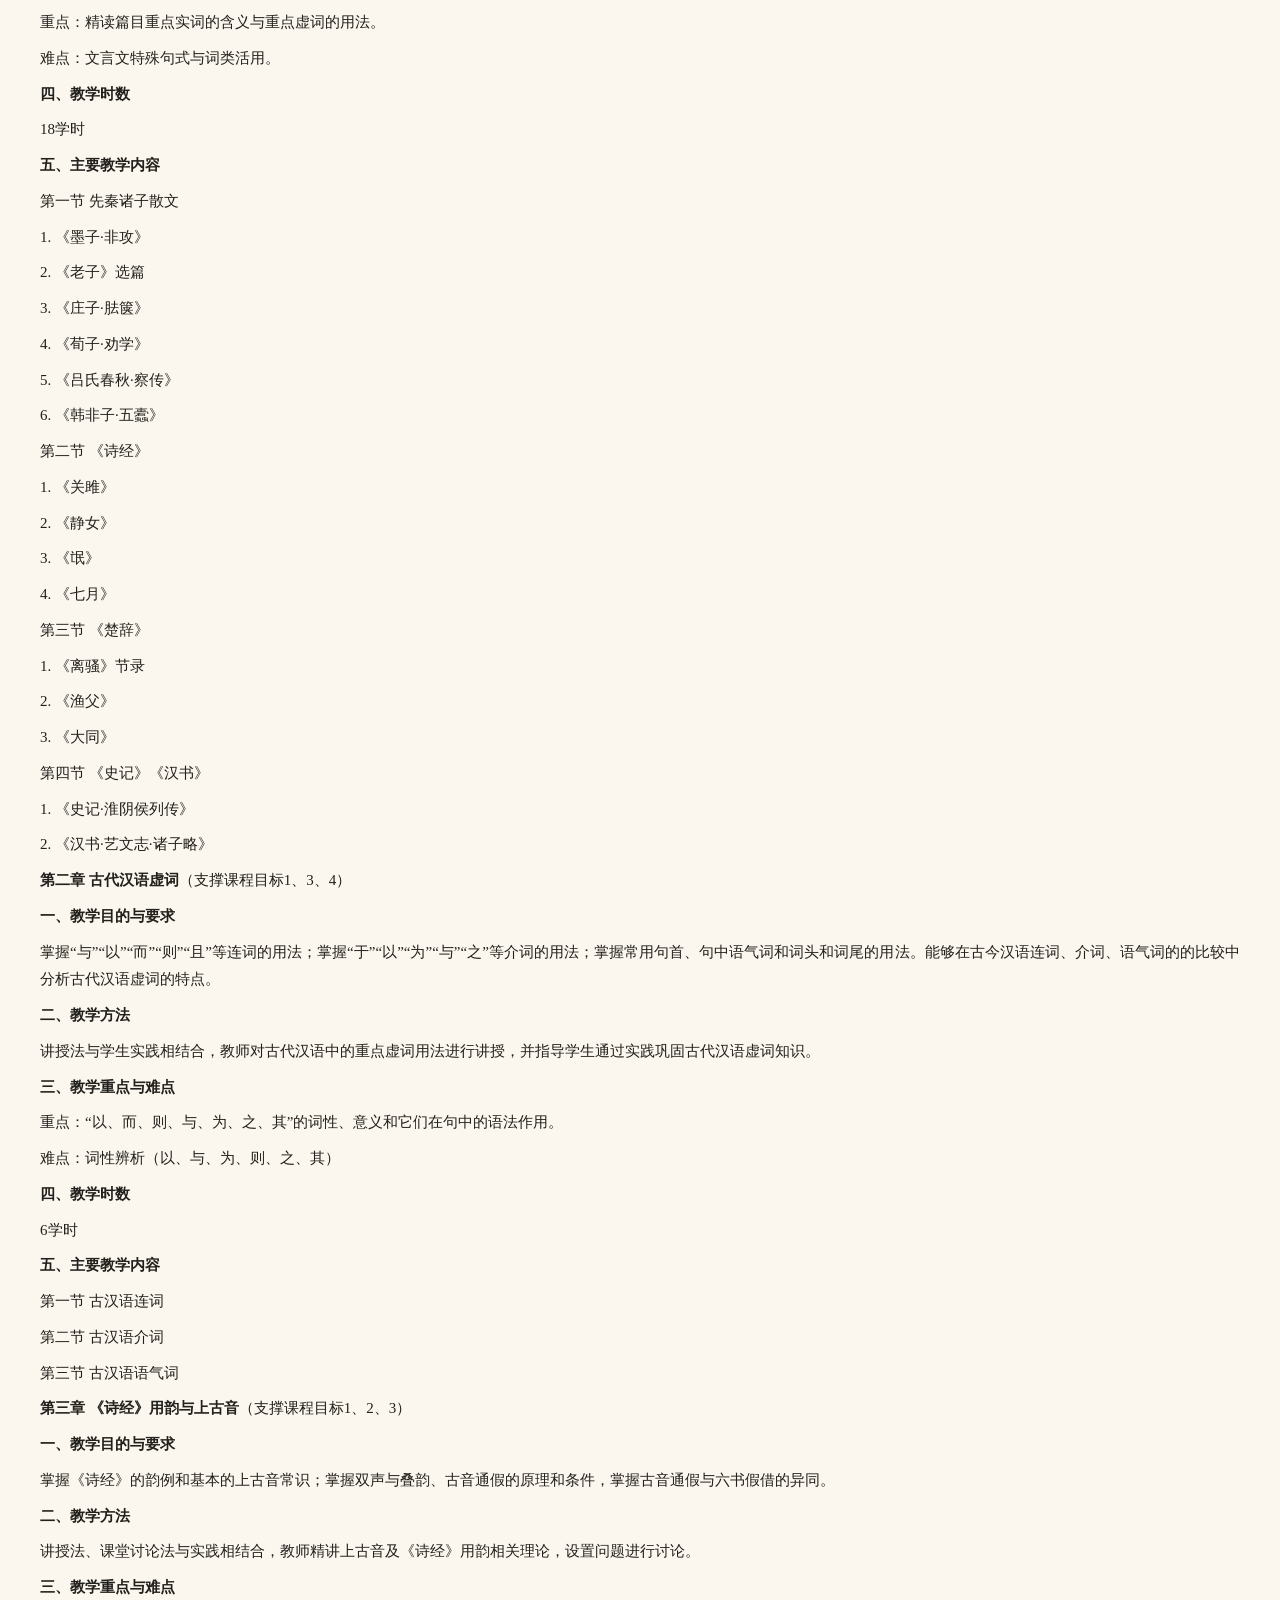
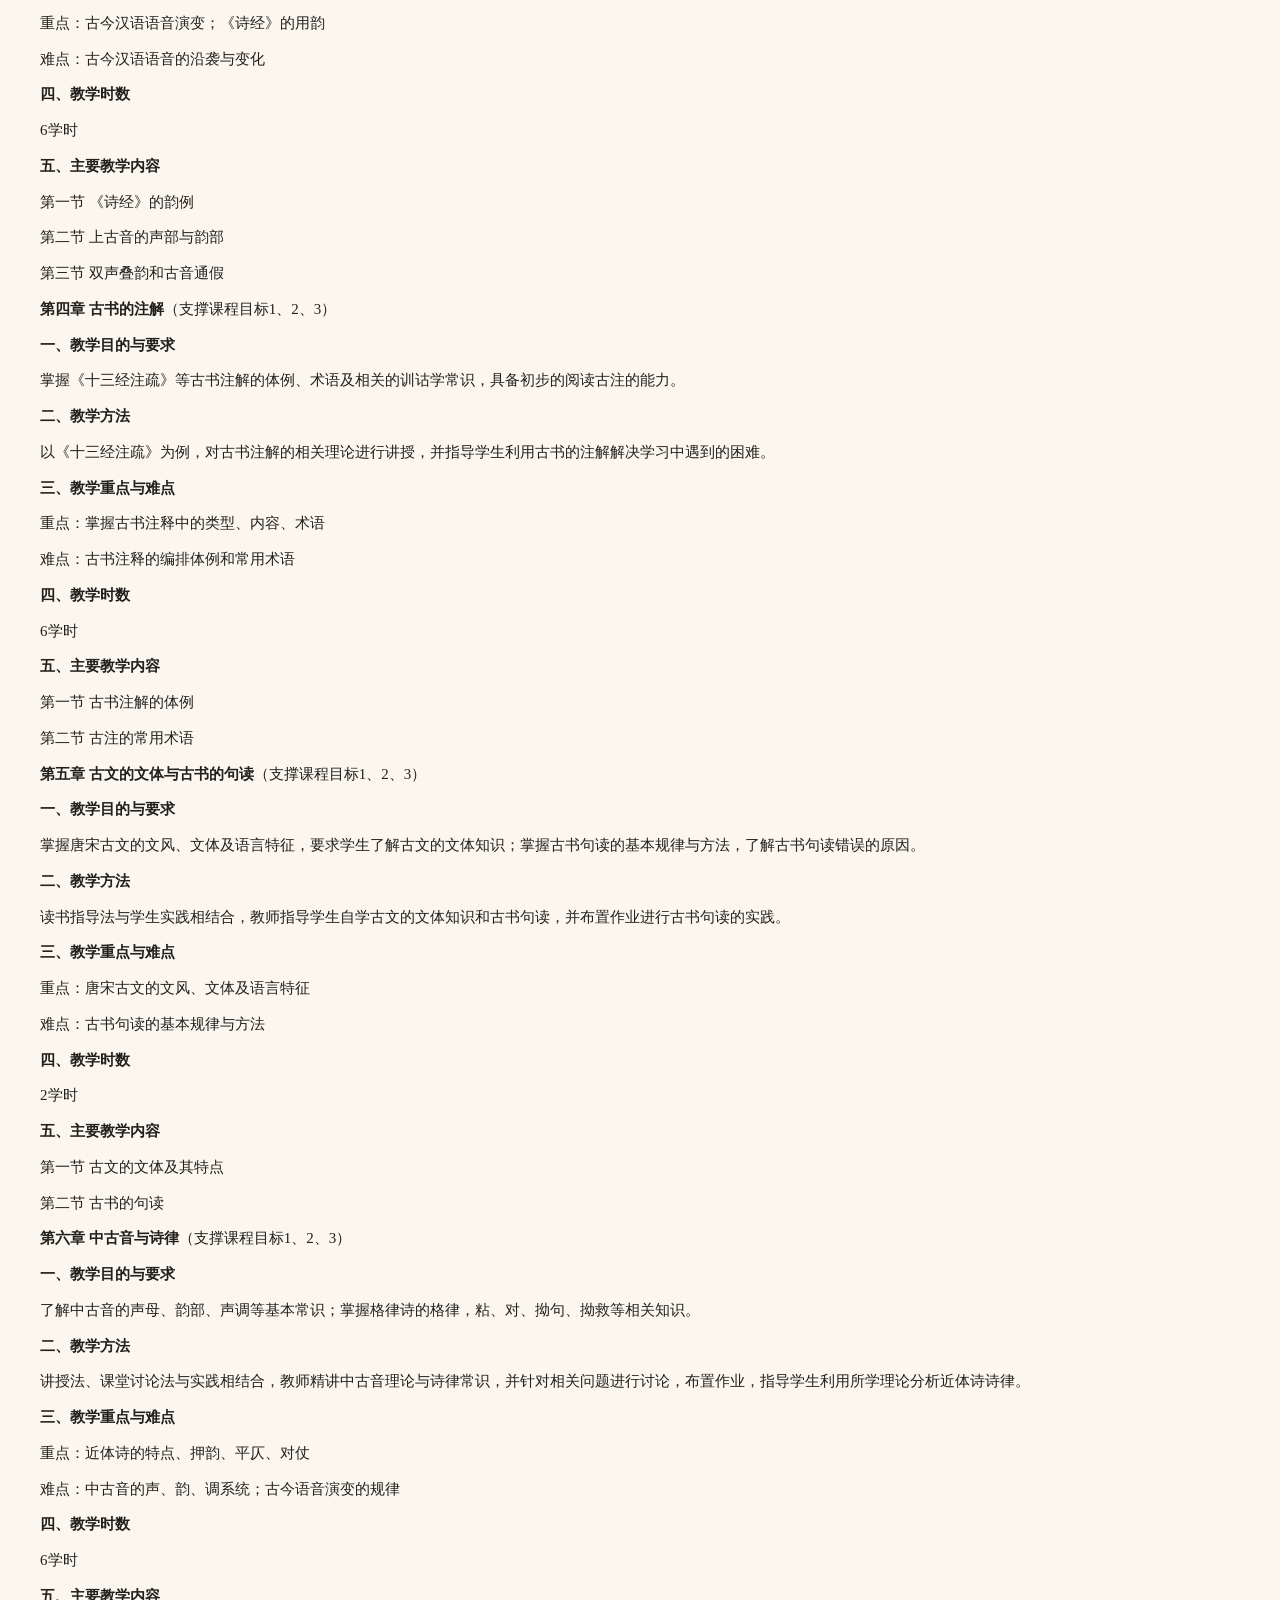
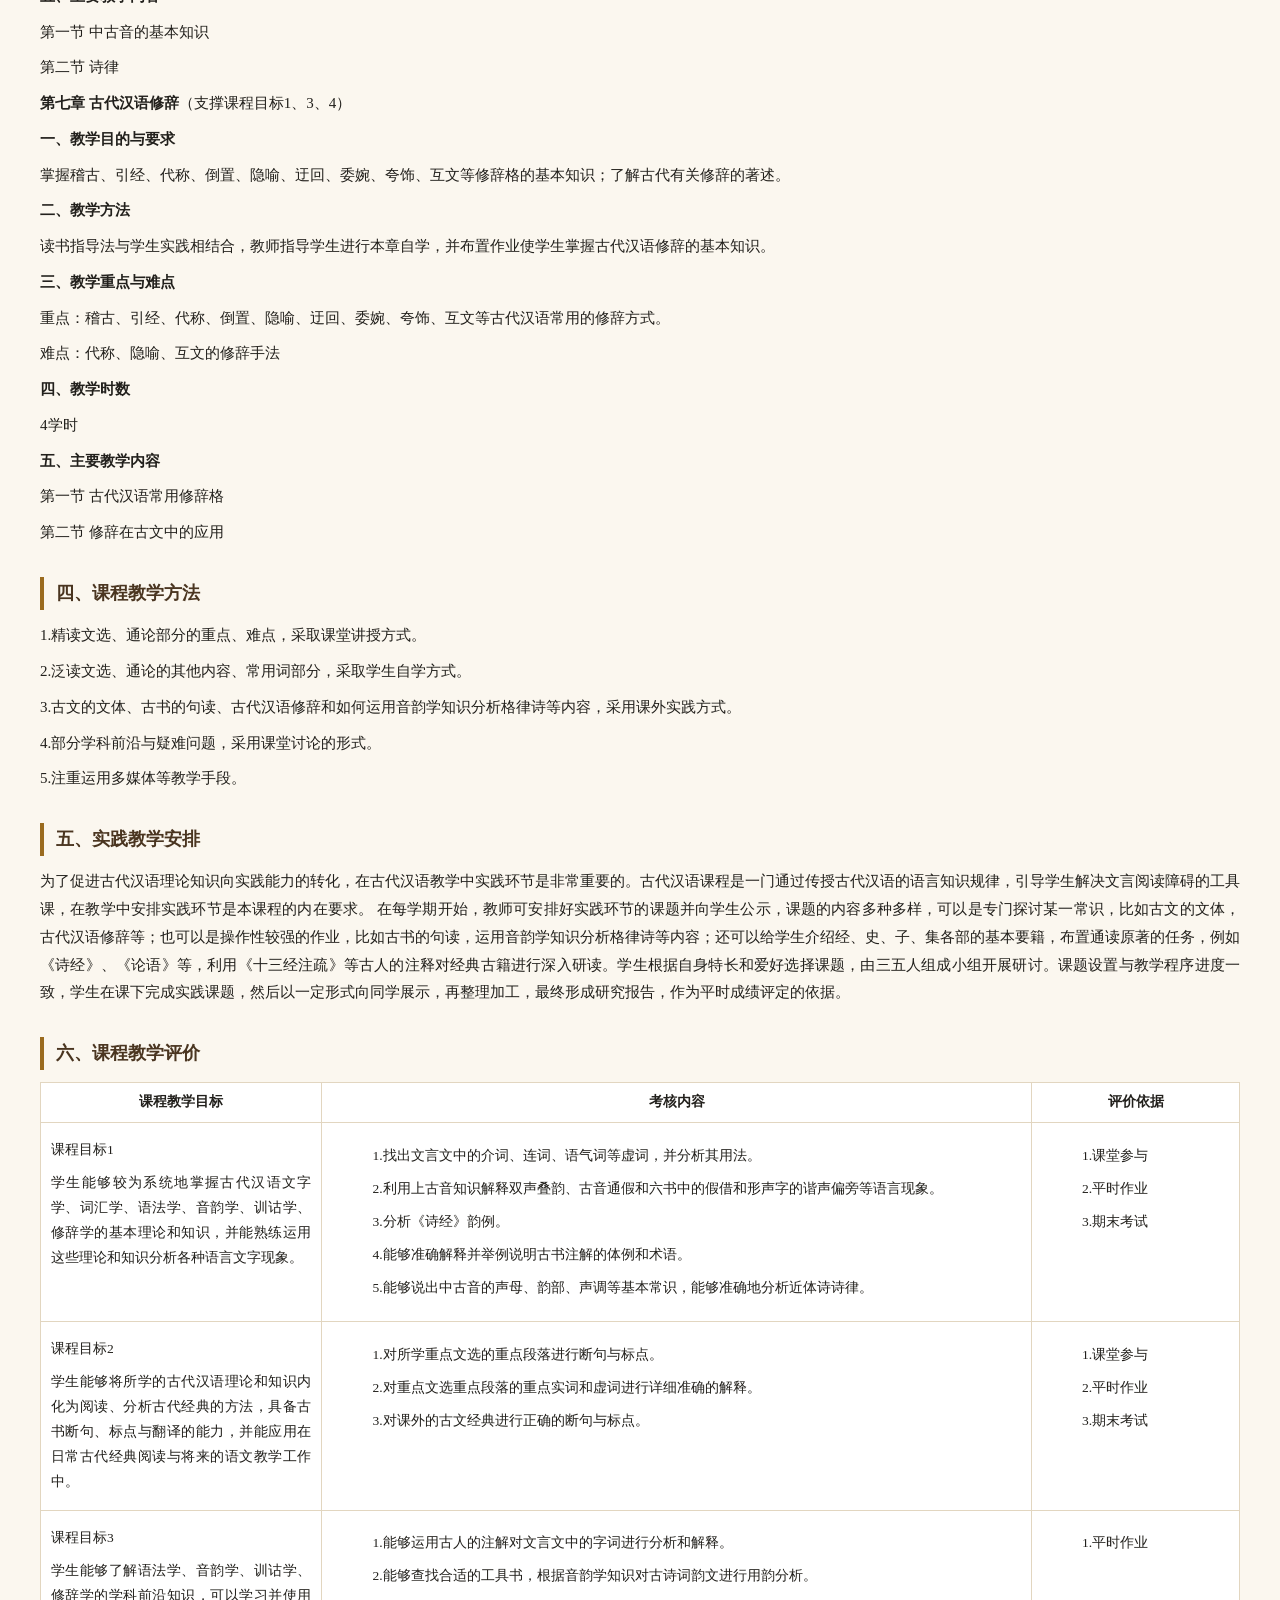
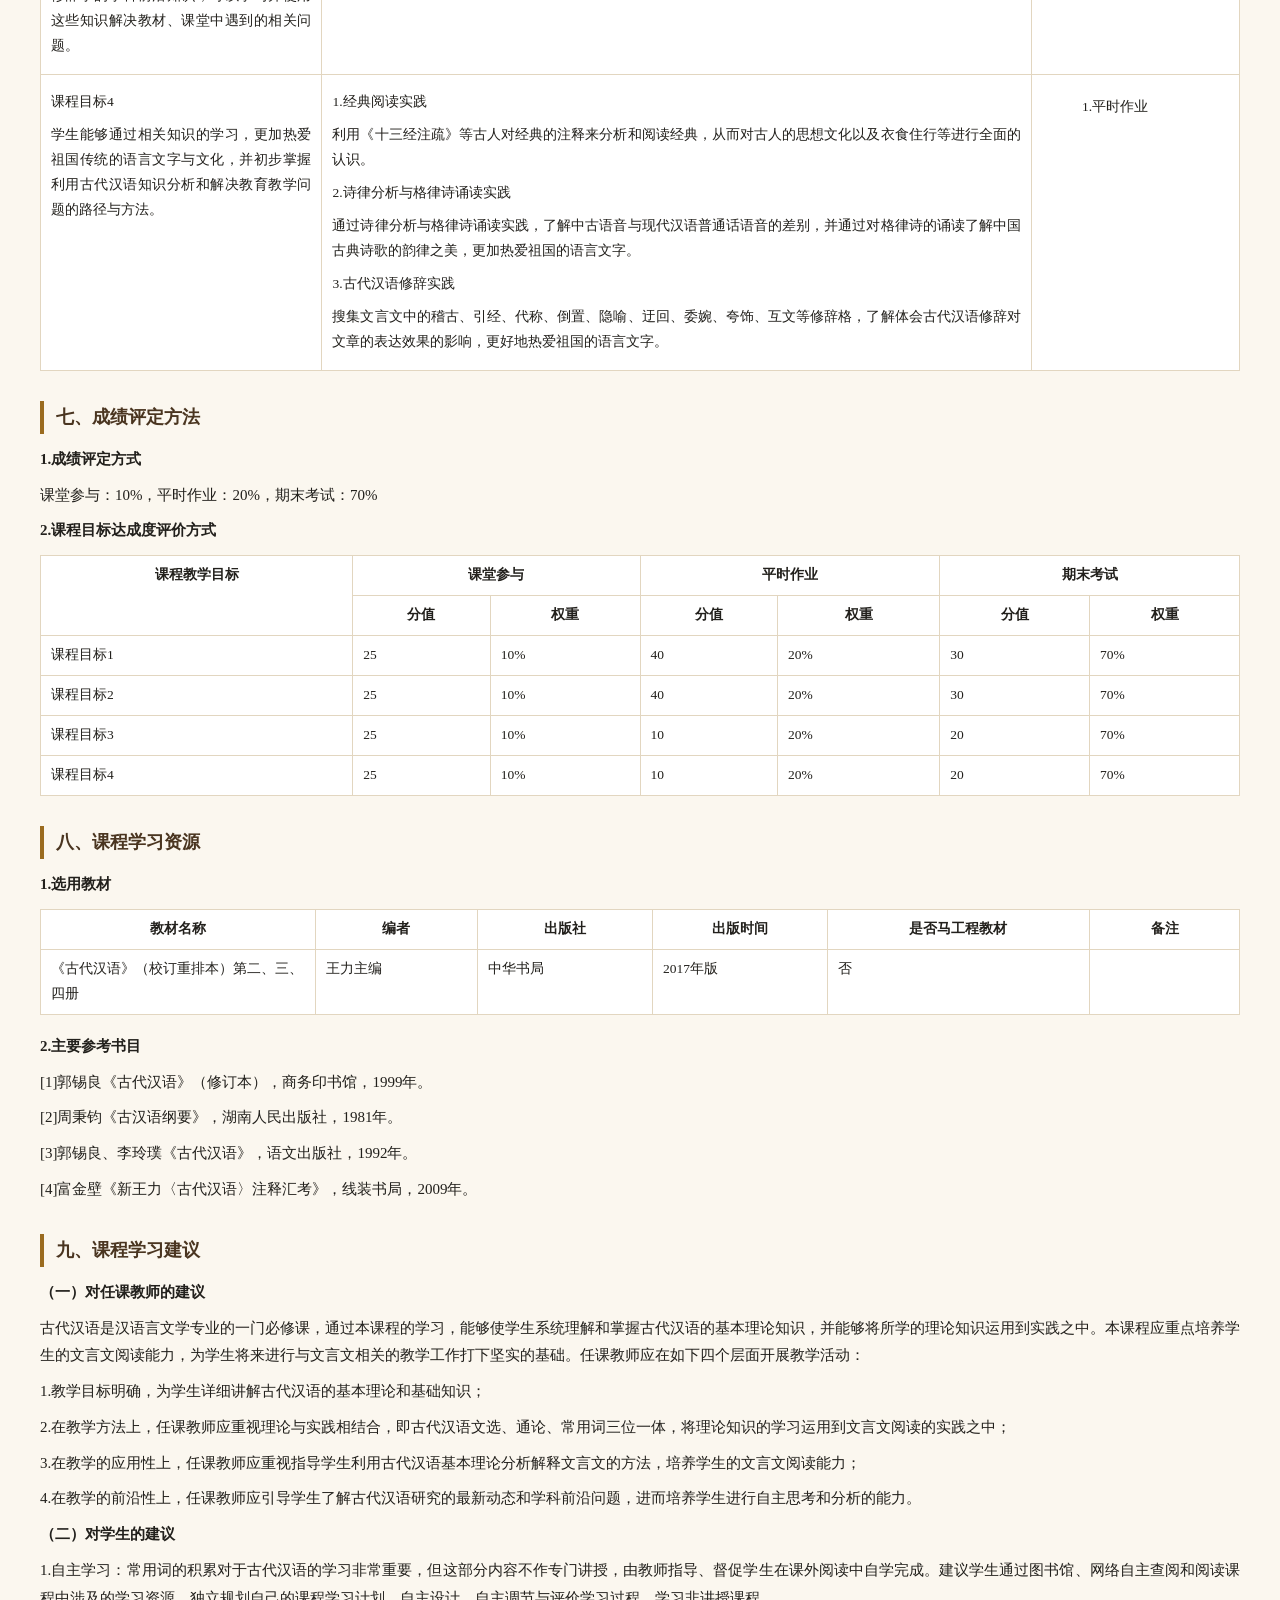
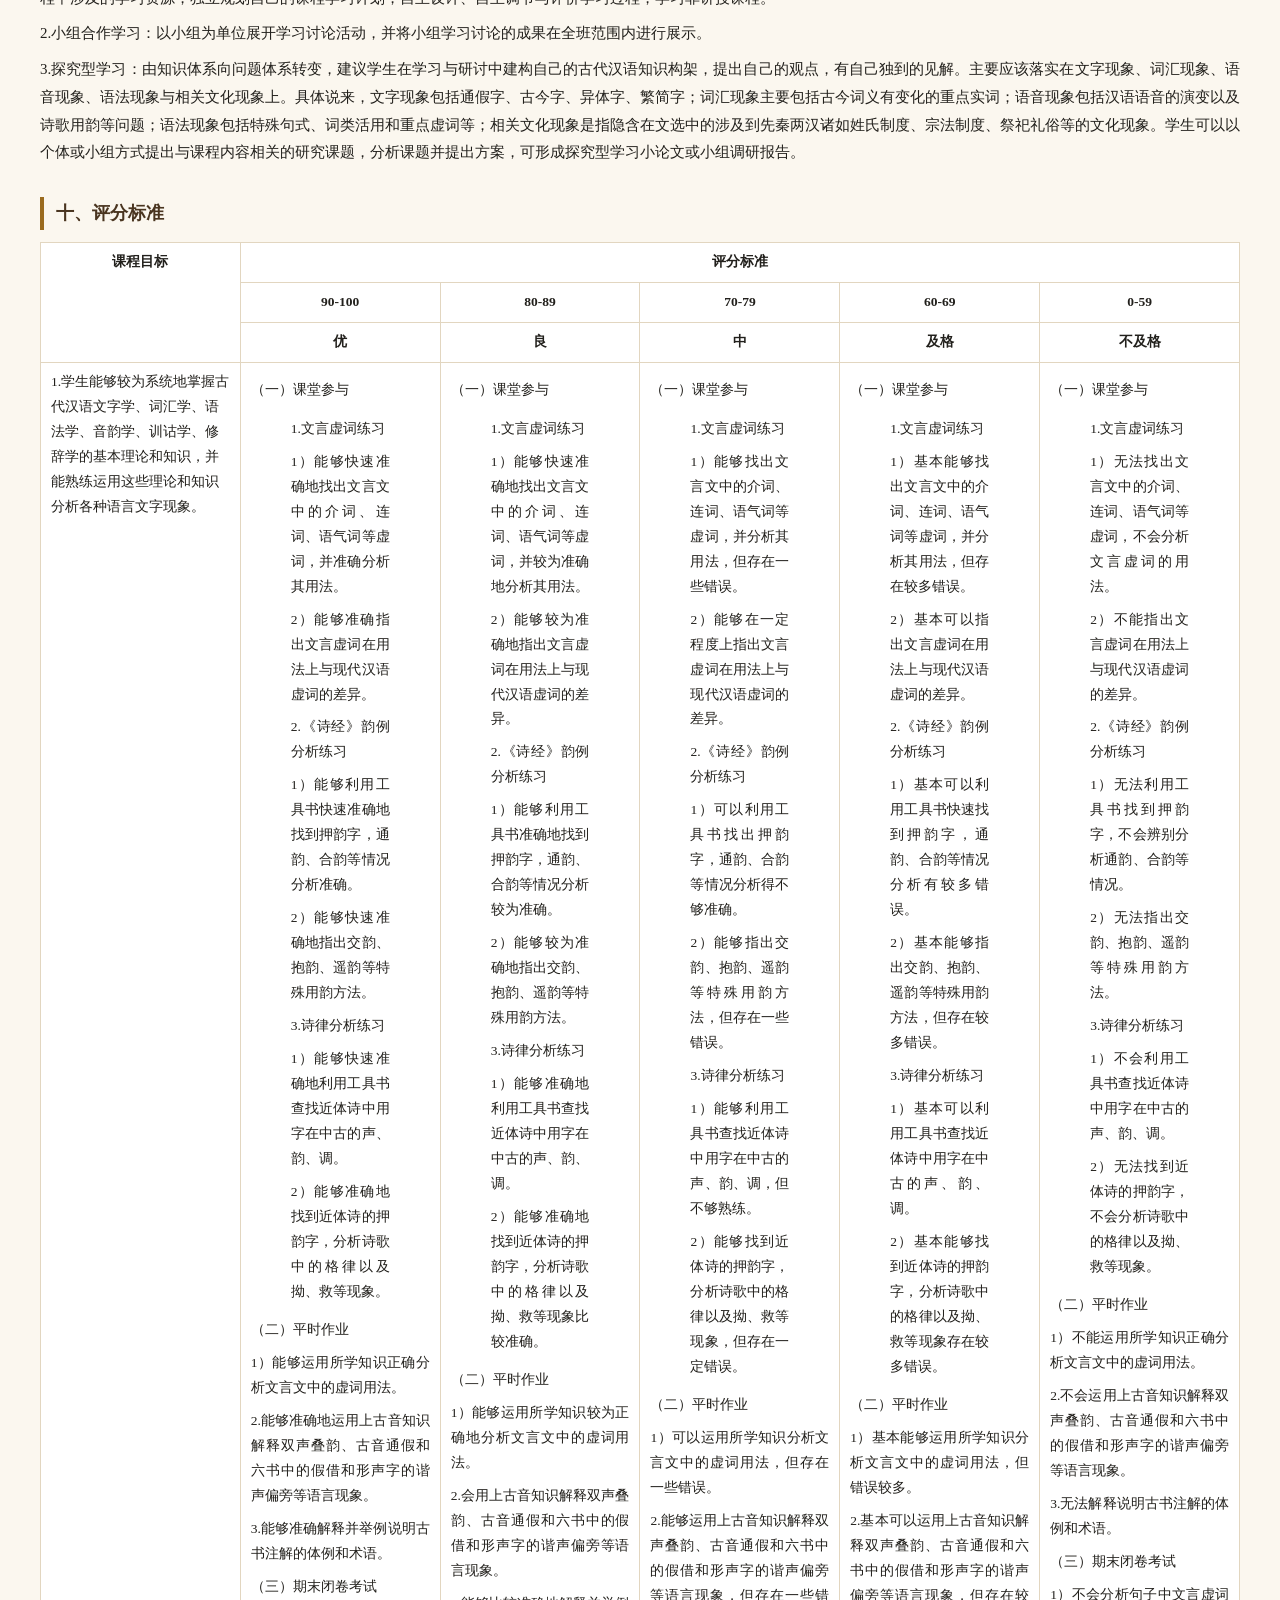
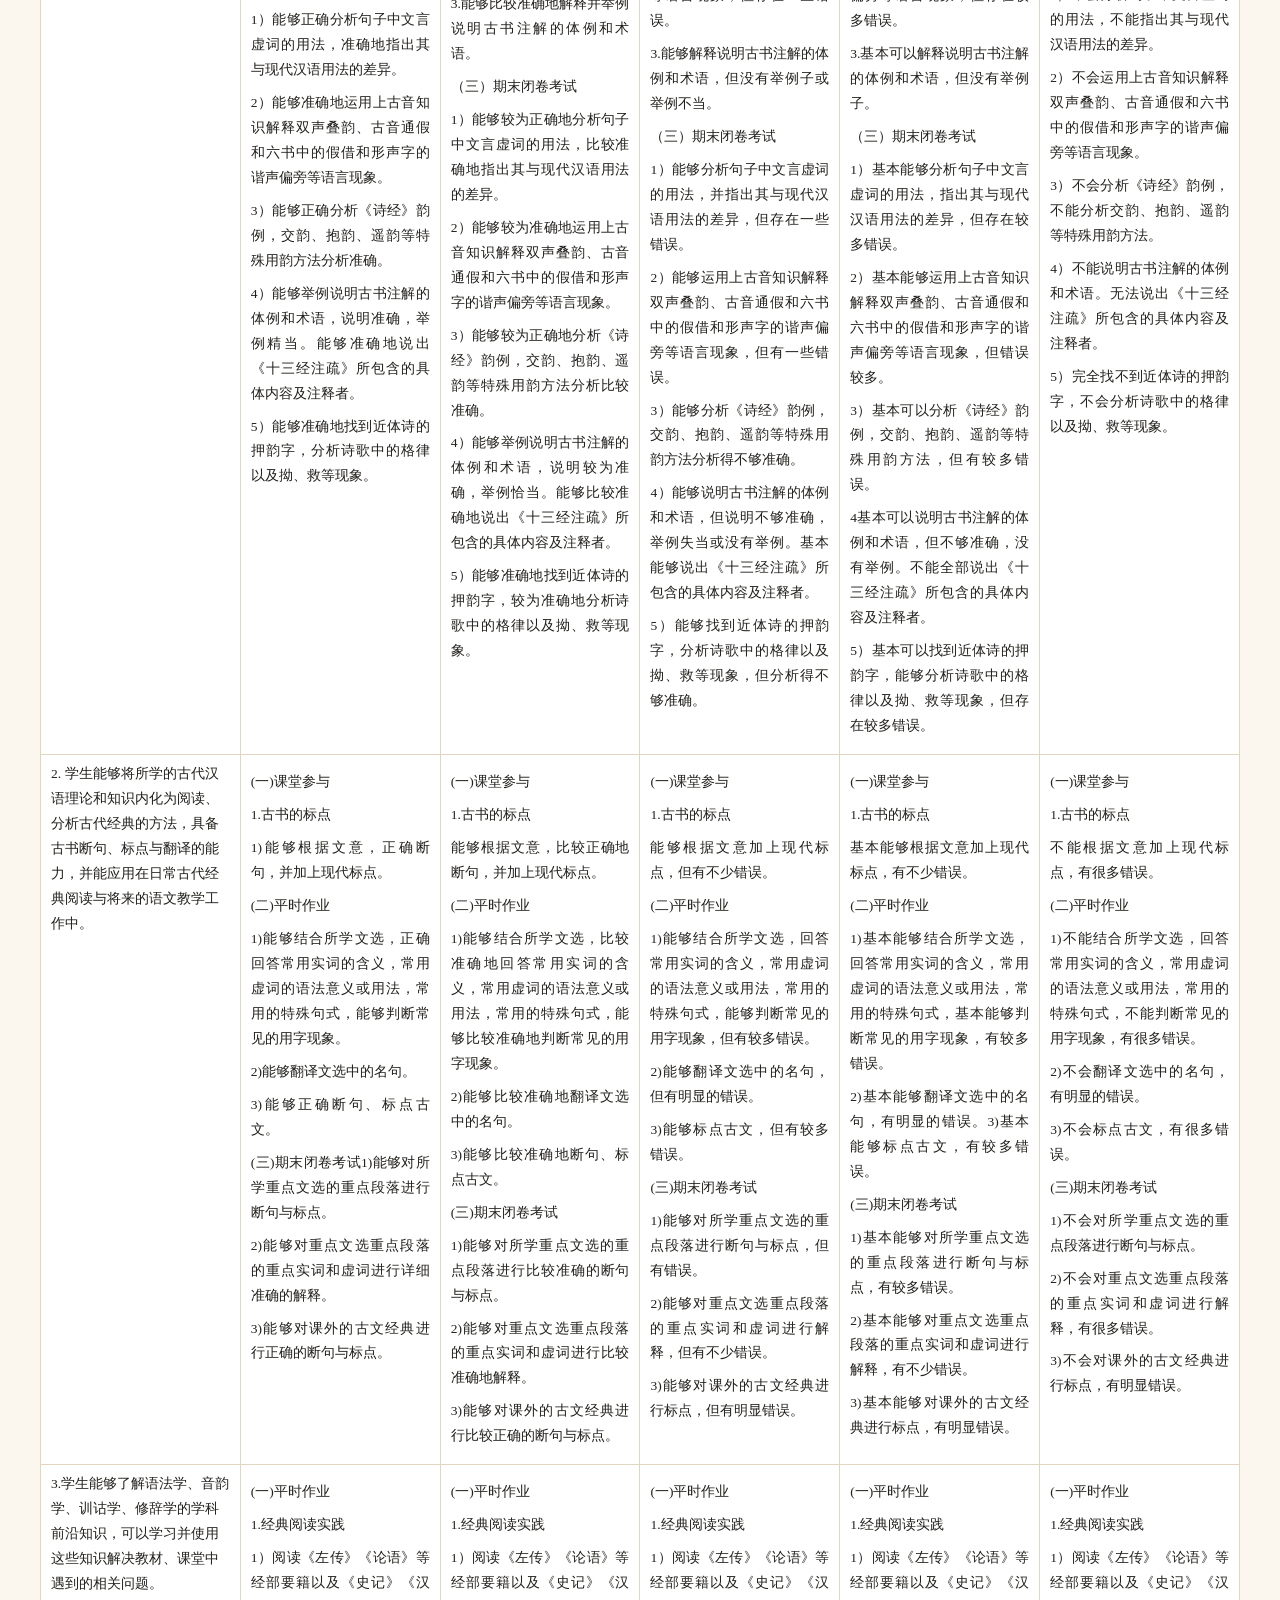
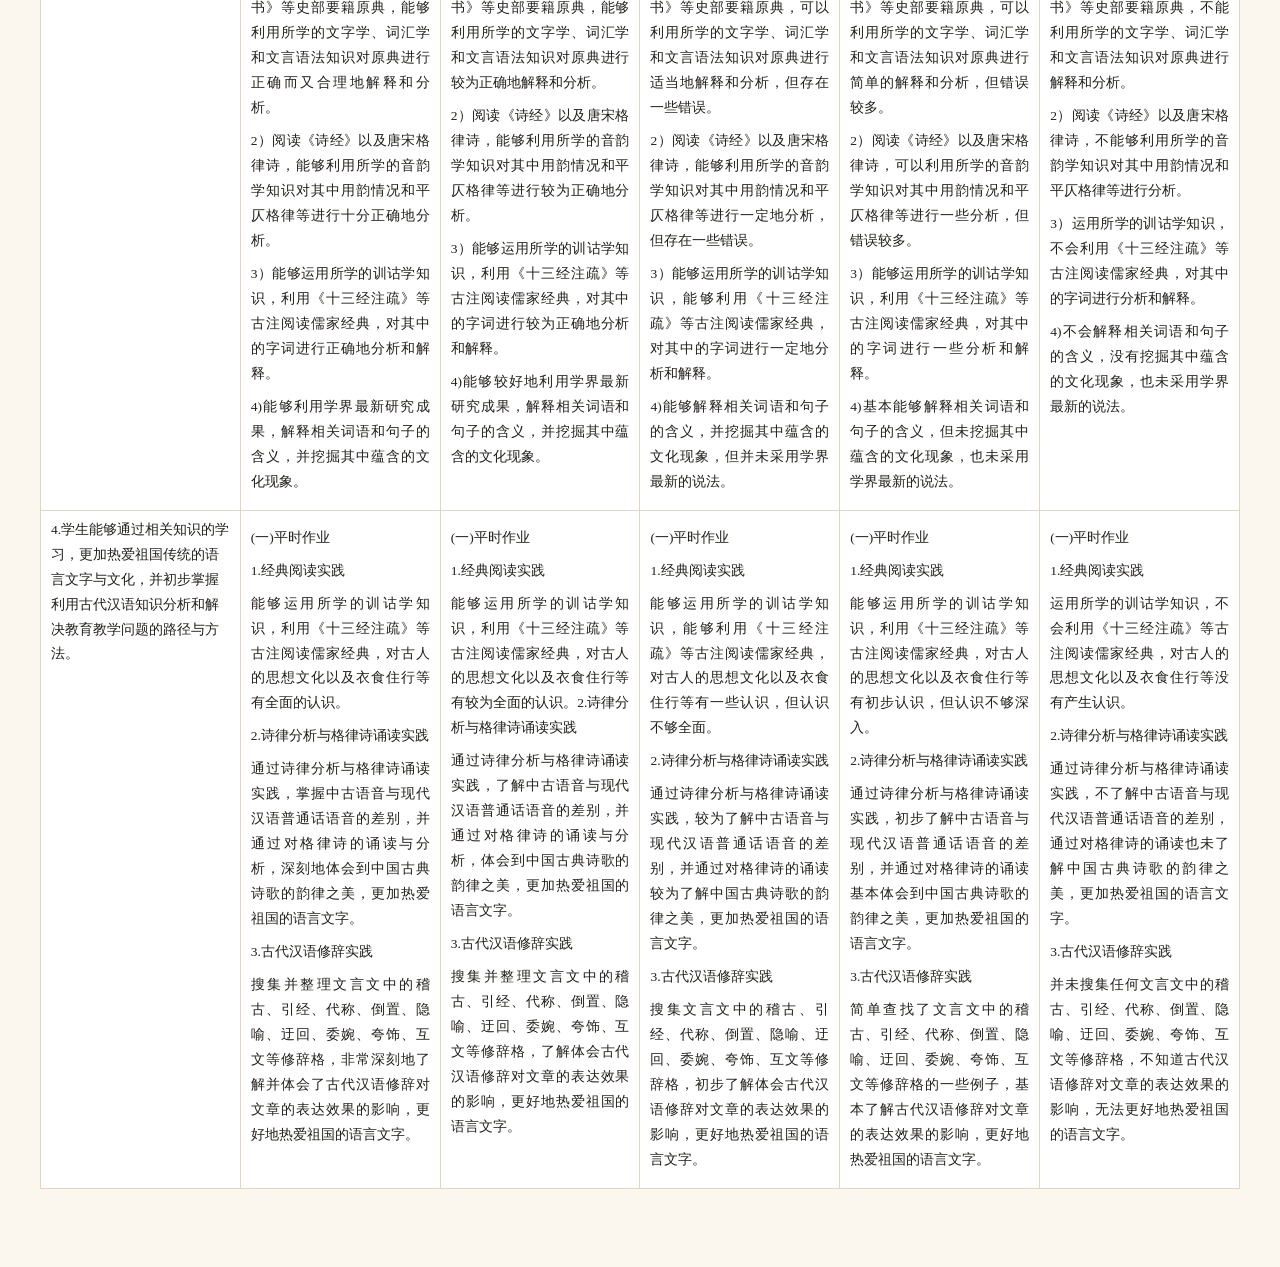
<file: assets/outline2.html>
<!DOCTYPE html><html lang="zh-CN"><head><meta charset="utf-8"><meta name="viewport" content="width=device-width,initial-scale=1">
<title>《古代汉语（二）》教学大纲</title><style>
:root{--ink:#22201c;--gold:#9a6b1f;--line:#e2d6c0}
*{box-sizing:border-box}
body{margin:0;padding:34px 40px 60px;background:#fbf7ef;color:var(--ink);
 font-family:"Songti SC","SimSun","Noto Serif SC",serif;font-size:15px;line-height:1.85}
h1{font-size:24px;text-align:center;letter-spacing:3px;margin:0 0 26px;color:#3a2f22}
h2{font-size:18px;margin:30px 0 12px;padding-left:12px;border-left:4px solid var(--gold);color:#4a3520}
h3{font-size:16px;margin:20px 0 8px;color:#4a3520}
table{width:100%;border-collapse:collapse;margin:10px 0 18px;font-size:13.5px;background:#fff}
td,th{border:1px solid var(--line);padding:7px 10px;vertical-align:top}
td strong{color:#6b4a1c}
p{margin:8px 0;text-align:justify}
ol,ul{padding-left:24px;margin:8px 0}
li{margin:4px 0}
img{max-width:100%}
::-webkit-scrollbar{width:9px}::-webkit-scrollbar-thumb{background:#d8c9ab;border-radius:5px}
</style></head><body><h1 id="古代汉语二教学大纲">《古代汉语（二）》教学大纲</h1>
<table>
<colgroup>
<col style="width: 15%" />
<col style="width: 16%" />
<col style="width: 15%" />
<col style="width: 22%" />
<col style="width: 29%" />
</colgroup>
<thead>
<tr class="header">
<th><strong>课程编码</strong></th>
<th colspan="2">B01010006</th>
<th><strong>开课模式</strong></th>
<th>必 修</th>
</tr>
</thead>
<tbody>
<tr class="odd">
<td><strong>课程性质</strong></td>
<td colspan="2">专业基础课</td>
<td><strong>课程负责人</strong></td>
<td>朱 添</td>
</tr>
<tr class="even">
<td><strong>课程名称</strong></td>
<td colspan="4">《古代汉语（二）》</td>
</tr>
<tr class="odd">
<td><strong>英文名称</strong></td>
<td colspan="4">《Ancient Chinese II》</td>
</tr>
<tr class="even">
<td><strong>学分</strong></td>
<td colspan="2">3</td>
<td><strong>建议修读学期</strong></td>
<td>第四学期</td>
</tr>
<tr class="odd">
<td rowspan="2"><strong>总学时数</strong></td>
<td rowspan="2">48</td>
<td rowspan="2"><strong>其中：实践8学时</strong></td>
<td><strong>实验学时</strong></td>
<td>0</td>
</tr>
<tr class="even">
<td><strong>其他学时</strong></td>
<td>0</td>
</tr>
<tr class="odd">
<td><strong>预修课程</strong></td>
<td colspan="4">现代汉语、古代汉语（一）</td>
</tr>
<tr class="even">
<td><strong>考核方式</strong></td>
<td colspan="4">考试</td>
</tr>
<tr class="odd">
<td><strong>适用专业</strong></td>
<td colspan="4">汉语言文学（师范）</td>
</tr>
<tr class="even">
<td><strong>大纲执笔人</strong></td>
<td colspan="2">朱 添</td>
<td><strong>大纲审核人</strong></td>
<td>洪 飏</td>
</tr>
</tbody>
</table>
<h2 id="section"></h2>
<h2 id="一课程目标">一、课程目标</h2>
<p>本课是一门专业基础课，在整个课程系列中占有重要的地位。其教学内容覆盖古代汉语的文字、语音、词汇和语法，要求学生在学习之后对古代汉语的基本知识有比较全面的了解与把握，从而提升阅读古文和处理古文的能力。古代汉语与现代汉语是源与流的关系，其教学难度要难于现代汉语，所以本课安排在第二学年。这样安排，有利于学生溯源及流，由浅入深，全面、系统地掌握汉语的基本特征与发展规律。同时，本课对于学生学习古代文学、提高学生鉴赏和分析古代文学作品的能力，进而批判地继承古代文化遗产也具有重要的作用和意义。</p>
<p>具体讲，本课程有如下四个目标：</p>
<p>1.学生能够较为系统地掌握古代汉语文字学、词汇学、语法学、音韵学、训诂学、修辞学的基本理论和知识，并能熟练运用这些理论和知识分析各种语言文字现象（支撑毕业要求3）；</p>
<p>2.学生能够将所学的古代汉语理论和知识内化为阅读、分析古代经典的方法，具备古书断句、标点与翻译的能力，并能应用在日常古代经典阅读与将来的语文教学工作中（支撑毕业要求
3）；</p>
<p>3.学生能够了解语法学、音韵学、训诂学、修辞学的学科前沿知识，可以学习并使用这些知识解决教材、课堂中遇到的相关问题（支撑毕业要求
4）；</p>
<p>4.学生能够通过相关知识的学习，更加热爱祖国传统的语言文字与文化，并初步掌握利用古代汉语知识分析和解决教育教学问题的路径与方法（支撑毕业要求
7）。</p>
<h2
id="二课程目标与毕业要求的对应关系">二、课程目标与毕业要求的对应关系</h2>
<table>
<colgroup>
<col style="width: 17%" />
<col style="width: 66%" />
<col style="width: 16%" />
</colgroup>
<thead>
<tr class="header">
<th><strong>毕业要求</strong></th>
<th><strong>指标点</strong></th>
<th><strong>课程目标</strong></th>
</tr>
</thead>
<tbody>
<tr class="odd">
<td rowspan="2">3.学科素养</td>
<td>3-1掌握汉语、文学、文化方面的知识、理论和技能；掌握教育学和语文教学的基本原理和方法。</td>
<td>课程目标1</td>
</tr>
<tr class="even">
<td>3-2具有正确的语言文字观点和语言文字应用能力；具有正确的文艺观及良好的文学素养和文学鉴赏能力。</td>
<td>课程目标2</td>
</tr>
<tr class="odd">
<td>4.教学能力</td>
<td>4-3具有运用教育学、心理学基本理论和汉语言文学教学基本理论进行语文教学设计、进行课堂教学并对教学进行评价的能力，从而获得语文教学经验，具备语文教学基本技能。</td>
<td>课程目标3</td>
</tr>
<tr class="even">
<td>7.学会反思</td>
<td>7-4了解教学反思方法，具有一定教学反思能力、批判性思维能力及一定的创新意识。学会科学的思维方法和研究方法，具有分析和解决教育教学问题的能力。</td>
<td>课程目标4</td>
</tr>
</tbody>
</table>
<h2 id="section-1"></h2>
<h2 id="三教学内容重难点和课时安排">三、教学内容、重难点和课时安排</h2>
<p><strong>第一章 文选</strong>（支撑课程目标1、2、3、4）</p>
<p><strong>一、教学目的与要求</strong></p>
<p>能够熟练阅读作品，掌握其中出现的通假字、古今字、异体字等文字现象，学会“因形求义”“因声求义”“异文探义”等训诂方法，掌握重点实词的含义，掌握重点虚词的用法，掌握特殊句式和词类活用，了解文选中蕴含的相关文化现象。可以触类旁通，具备断句、标点与翻译能力。</p>
<p><strong>二、教学方法</strong></p>
<p>讲授法与读书指导法相结合,精读篇目采用课堂讲授的方式，泛读篇目指导学生进行自学。</p>
<p><strong>三、教学重点与难点</strong></p>
<p>重点：精读篇目重点实词的含义与重点虚词的用法。</p>
<p>难点：文言文特殊句式与词类活用。</p>
<p><strong>四、教学时数</strong></p>
<p>18学时</p>
<p><strong>五、主要教学内容</strong></p>
<p>第一节 先秦诸子散文</p>
<p>1. 《墨子·非攻》</p>
<p>2. 《老子》选篇</p>
<p>3. 《庄子·胠箧》</p>
<p>4. 《荀子·劝学》</p>
<p>5. 《吕氏春秋·察传》</p>
<p>6. 《韩非子·五蠹》</p>
<p>第二节 《诗经》</p>
<p>1. 《关雎》</p>
<p>2. 《静女》</p>
<p>3. 《氓》</p>
<p>4. 《七月》</p>
<p>第三节 《楚辞》</p>
<p>1. 《离骚》节录</p>
<p>2. 《渔父》</p>
<p>3. 《大同》</p>
<p>第四节 《史记》《汉书》</p>
<p>1. 《史记·淮阴侯列传》</p>
<p>2. 《汉书·艺文志·诸子略》</p>
<p><strong>第二章 古代汉语虚词</strong>（支撑课程目标1、3、4）</p>
<p><strong>一、教学目的与要求</strong></p>
<p>掌握“与”“以”“而”“则”“且”等连词的用法；掌握“于”“以”“为”“与”“之”等介词的用法；掌握常用句首、句中语气词和词头和词尾的用法。能够在古今汉语连词、介词、语气词的的比较中分析古代汉语虚词的特点。</p>
<p><strong>二、教学方法</strong></p>
<p>讲授法与学生实践相结合，教师对古代汉语中的重点虚词用法进行讲授，并指导学生通过实践巩固古代汉语虚词知识。</p>
<p><strong>三、教学重点与难点</strong></p>
<p>重点：“以、而、则、与、为、之、其”的词性、意义和它们在句中的语法作用。</p>
<p>难点：词性辨析（以、与、为、则、之、其）</p>
<p><strong>四、教学时数</strong></p>
<p>6学时</p>
<p><strong>五、主要教学内容</strong></p>
<p>第一节 古汉语连词</p>
<p>第二节 古汉语介词</p>
<p>第三节 古汉语语气词</p>
<p><strong>第三章
《诗经》用韵与上古音</strong>（支撑课程目标1、2、3）</p>
<p><strong>一、教学目的与要求</strong></p>
<p>掌握《诗经》的韵例和基本的上古音常识；掌握双声与叠韵、古音通假的原理和条件，掌握古音通假与六书假借的异同。</p>
<p><strong>二、教学方法</strong></p>
<p>讲授法、课堂讨论法与实践相结合，教师精讲上古音及《诗经》用韵相关理论，设置问题进行讨论。</p>
<p><strong>三、教学重点与难点</strong></p>
<p>重点：古今汉语语音演变；《诗经》的用韵</p>
<p>难点：古今汉语语音的沿袭与变化</p>
<p><strong>四、教学时数</strong></p>
<p>6学时</p>
<p><strong>五、主要教学内容</strong></p>
<p>第一节 《诗经》的韵例</p>
<p>第二节 上古音的声部与韵部</p>
<p>第三节 双声叠韵和古音通假</p>
<p><strong>第四章 古书的注解</strong>（支撑课程目标1、2、3）</p>
<p><strong>一、教学目的与要求</strong></p>
<p>掌握《十三经注疏》等古书注解的体例、术语及相关的训诂学常识，具备初步的阅读古注的能力。</p>
<p><strong>二、教学方法</strong></p>
<p>以《十三经注疏》为例，对古书注解的相关理论进行讲授，并指导学生利用古书的注解解决学习中遇到的困难。</p>
<p><strong>三、教学重点与难点</strong></p>
<p>重点：掌握古书注释中的类型、内容、术语</p>
<p>难点：古书注释的编排体例和常用术语</p>
<p><strong>四、教学时数</strong></p>
<p>6学时</p>
<p><strong>五、主要教学内容</strong></p>
<p>第一节 古书注解的体例</p>
<p>第二节 古注的常用术语</p>
<p><strong>第五章
古文的文体与古书的句读</strong>（支撑课程目标1、2、3）</p>
<p><strong>一、教学目的与要求</strong></p>
<p>掌握唐宋古文的文风、文体及语言特征，要求学生了解古文的文体知识；掌握古书句读的基本规律与方法，了解古书句读错误的原因。</p>
<p><strong>二、教学方法</strong></p>
<p>读书指导法与学生实践相结合，教师指导学生自学古文的文体知识和古书句读，并布置作业进行古书句读的实践。</p>
<p><strong>三、教学重点与难点</strong></p>
<p>重点：唐宋古文的文风、文体及语言特征</p>
<p>难点：古书句读的基本规律与方法</p>
<p><strong>四、教学时数</strong></p>
<p>2学时</p>
<p><strong>五、主要教学内容</strong></p>
<p>第一节 古文的文体及其特点</p>
<p>第二节 古书的句读</p>
<p><strong>第六章 中古音与诗律</strong>（支撑课程目标1、2、3）</p>
<p><strong>一、教学目的与要求</strong></p>
<p>了解中古音的声母、韵部、声调等基本常识；掌握格律诗的格律，粘、对、拗句、拗救等相关知识。</p>
<p><strong>二、教学方法</strong></p>
<p>讲授法、课堂讨论法与实践相结合，教师精讲中古音理论与诗律常识，并针对相关问题进行讨论，布置作业，指导学生利用所学理论分析近体诗诗律。</p>
<p><strong>三、教学重点与难点</strong></p>
<p>重点：近体诗的特点、押韵、平仄、对仗</p>
<p>难点：中古音的声、韵、调系统；古今语音演变的规律</p>
<p><strong>四、教学时数</strong></p>
<p>6学时</p>
<p><strong>五、主要教学内容</strong></p>
<p>第一节 中古音的基本知识</p>
<p>第二节 诗律</p>
<p><strong>第七章 古代汉语修辞</strong>（支撑课程目标1、3、4）</p>
<p><strong>一、教学目的与要求</strong></p>
<p>掌握稽古、引经、代称、倒置、隐喻、迂回、委婉、夸饰、互文等修辞格的基本知识；了解古代有关修辞的著述。</p>
<p><strong>二、教学方法</strong></p>
<p>读书指导法与学生实践相结合，教师指导学生进行本章自学，并布置作业使学生掌握古代汉语修辞的基本知识。</p>
<p><strong>三、教学重点与难点</strong></p>
<p>重点：稽古、引经、代称、倒置、隐喻、迂回、委婉、夸饰、互文等古代汉语常用的修辞方式。</p>
<p>难点：代称、隐喻、互文的修辞手法</p>
<p><strong>四、教学时数</strong></p>
<p>4学时</p>
<p><strong>五、主要教学内容</strong></p>
<p>第一节 古代汉语常用修辞格</p>
<p>第二节 修辞在古文中的应用</p>
<h2 id="四课程教学方法">四、课程教学方法</h2>
<p>1.精读文选、通论部分的重点、难点，采取课堂讲授方式。</p>
<p>2.泛读文选、通论的其他内容、常用词部分，采取学生自学方式。</p>
<p>3.古文的文体、古书的句读、古代汉语修辞和如何运用音韵学知识分析格律诗等内容，采用课外实践方式。</p>
<p>4.部分学科前沿与疑难问题，采用课堂讨论的形式。</p>
<p>5.注重运用多媒体等教学手段。</p>
<h2 id="五实践教学安排">五、实践教学安排</h2>
<p>为了促进古代汉语理论知识向实践能力的转化，在古代汉语教学中实践环节是非常重要的。古代汉语课程是一门通过传授古代汉语的语言知识规律，引导学生解决文言阅读障碍的工具课，在教学中安排实践环节是本课程的内在要求。 在每学期开始，教师可安排好实践环节的课题并向学生公示，课题的内容多种多样，可以是专门探讨某一常识，比如古文的文体，古代汉语修辞等；也可以是操作性较强的作业，比如古书的句读，运用音韵学知识分析格律诗等内容；还可以给学生介绍经、史、子、集各部的基本要籍，布置通读原著的任务，例如《诗经》、《论语》等，利用《十三经注疏》等古人的注释对经典古籍进行深入研读。学生根据自身特长和爱好选择课题，由三五人组成小组开展研讨。课题设置与教学程序进度一致，学生在课下完成实践课题，然后以一定形式向同学展示，再整理加工，最终形成研究报告，作为平时成绩评定的依据。</p>
<h2 id="六课程教学评价">六、课程教学评价</h2>
<table>
<colgroup>
<col style="width: 23%" />
<col style="width: 58%" />
<col style="width: 17%" />
</colgroup>
<thead>
<tr class="header">
<th><strong>课程教学目标</strong></th>
<th><strong>考核内容</strong></th>
<th><strong>评价依据</strong></th>
</tr>
</thead>
<tbody>
<tr class="odd">
<td><p>课程目标1</p>
<p>学生能够较为系统地掌握古代汉语文字学、词汇学、语法学、音韵学、训诂学、修辞学的基本理论和知识，并能熟练运用这些理论和知识分析各种语言文字现象。</p></td>
<td><blockquote>
<p>1.找出文言文中的介词、连词、语气词等虚词，并分析其用法。</p>
<p>2.利用上古音知识解释双声叠韵、古音通假和六书中的假借和形声字的谐声偏旁等语言现象。</p>
<p>3.分析《诗经》韵例。</p>
<p>4.能够准确解释并举例说明古书注解的体例和术语。</p>
<p>5.能够说出中古音的声母、韵部、声调等基本常识，能够准确地分析近体诗诗律。</p>
</blockquote></td>
<td><blockquote>
<p>1.课堂参与</p>
<p>2.平时作业</p>
<p>3.期末考试</p>
</blockquote></td>
</tr>
<tr class="even">
<td><p>课程目标2</p>
<p>学生能够将所学的古代汉语理论和知识内化为阅读、分析古代经典的方法，具备古书断句、标点与翻译的能力，并能应用在日常古代经典阅读与将来的语文教学工作中。</p></td>
<td><blockquote>
<p>1.对所学重点文选的重点段落进行断句与标点。</p>
<p>2.对重点文选重点段落的重点实词和虚词进行详细准确的解释。</p>
<p>3.对课外的古文经典进行正确的断句与标点。</p>
</blockquote></td>
<td><blockquote>
<p>1.课堂参与</p>
<p>2.平时作业</p>
<p>3.期末考试</p>
</blockquote></td>
</tr>
<tr class="odd">
<td><p>课程目标3</p>
<p>学生能够了解语法学、音韵学、训诂学、修辞学的学科前沿知识，可以学习并使用这些知识解决教材、课堂中遇到的相关问题。</p></td>
<td><blockquote>
<p>1.能够运用古人的注解对文言文中的字词进行分析和解释。</p>
<p>2.能够查找合适的工具书，根据音韵学知识对古诗词韵文进行用韵分析。</p>
</blockquote></td>
<td><blockquote>
<p>1.平时作业</p>
</blockquote></td>
</tr>
<tr class="even">
<td><p>课程目标4</p>
<p>学生能够通过相关知识的学习，更加热爱祖国传统的语言文字与文化，并初步掌握利用古代汉语知识分析和解决教育教学问题的路径与方法。</p></td>
<td><p>1.经典阅读实践</p>
<p>利用《十三经注疏》等古人对经典的注释来分析和阅读经典，从而对古人的思想文化以及衣食住行等进行全面的认识。</p>
<p>2.诗律分析与格律诗诵读实践</p>
<p>通过诗律分析与格律诗诵读实践，了解中古语音与现代汉语普通话语音的差别，并通过对格律诗的诵读了解中国古典诗歌的韵律之美，更加热爱祖国的语言文字。</p>
<p>3.古代汉语修辞实践</p>
<p>搜集文言文中的稽古、引经、代称、倒置、隐喻、迂回、委婉、夸饰、互文等修辞格，了解体会古代汉语修辞对文章的表达效果的影响，更好地热爱祖国的语言文字。</p></td>
<td><blockquote>
<p>1.平时作业</p>
</blockquote></td>
</tr>
</tbody>
</table>
<h2 id="section-2"></h2>
<h2 id="七成绩评定方法">七、成绩评定方法</h2>
<p><strong>1.成绩评定方式</strong></p>
<p>课堂参与：10%，平时作业：20%，期末考试：70%</p>
<p><strong>2.课程目标达成度评价方式</strong></p>
<table>
<colgroup>
<col style="width: 25%" />
<col style="width: 11%" />
<col style="width: 12%" />
<col style="width: 11%" />
<col style="width: 13%" />
<col style="width: 12%" />
<col style="width: 12%" />
</colgroup>
<thead>
<tr class="header">
<th rowspan="2"><strong>课程教学目标</strong></th>
<th colspan="2"><strong>课堂参与</strong></th>
<th colspan="2"><strong>平时作业</strong></th>
<th colspan="2"><strong>期末考试</strong></th>
</tr>
<tr class="odd">
<th><strong>分值</strong></th>
<th><strong>权重</strong></th>
<th><strong>分值</strong></th>
<th><strong>权重</strong></th>
<th><strong>分值</strong></th>
<th><strong>权重</strong></th>
</tr>
</thead>
<tbody>
<tr class="odd">
<td>课程目标1</td>
<td>25</td>
<td>10%</td>
<td>40</td>
<td>20%</td>
<td>30</td>
<td>70%</td>
</tr>
<tr class="even">
<td>课程目标2</td>
<td>25</td>
<td>10%</td>
<td>40</td>
<td>20%</td>
<td>30</td>
<td>70%</td>
</tr>
<tr class="odd">
<td>课程目标3</td>
<td>25</td>
<td>10%</td>
<td>10</td>
<td>20%</td>
<td>20</td>
<td>70%</td>
</tr>
<tr class="even">
<td>课程目标4</td>
<td>25</td>
<td>10%</td>
<td>10</td>
<td>20%</td>
<td>20</td>
<td>70%</td>
</tr>
</tbody>
</table>
<h2 id="section-3"></h2>
<h2 id="八课程学习资源">八、课程学习资源</h2>
<p><strong>1.选用教材</strong></p>
<table>
<colgroup>
<col style="width: 22%" />
<col style="width: 13%" />
<col style="width: 14%" />
<col style="width: 14%" />
<col style="width: 21%" />
<col style="width: 12%" />
</colgroup>
<thead>
<tr class="header">
<th><strong>教材名称</strong></th>
<th><strong>编者</strong></th>
<th><strong>出版社</strong></th>
<th><strong>出版时间</strong></th>
<th><strong>是否马工程教材</strong></th>
<th><strong>备注</strong></th>
</tr>
</thead>
<tbody>
<tr class="odd">
<td>《古代汉语》（校订重排本）第二、三、四册</td>
<td>王力主编</td>
<td>中华书局</td>
<td>2017年版</td>
<td>否</td>
<td></td>
</tr>
</tbody>
</table>
<p><strong>2.主要参考书目</strong></p>
<p>[1]郭锡良《古代汉语》（修订本），商务印书馆，1999年。</p>
<p>[2]周秉钧《古汉语纲要》，湖南人民出版社，1981年。</p>
<p>[3]郭锡良、李玲璞《古代汉语》，语文出版社，1992年。</p>
<p>[4]富金壁《新王力〈古代汉语〉注释汇考》，线装书局，2009年。</p>
<h2 id="九课程学习建议">九、课程学习建议</h2>
<p><strong>（一）对任课教师的建议</strong></p>
<p>古代汉语是汉语言文学专业的一门必修课，通过本课程的学习，能够使学生系统理解和掌握古代汉语的基本理论知识，并能够将所学的理论知识运用到实践之中。本课程应重点培养学生的文言文阅读能力，为学生将来进行与文言文相关的教学工作打下坚实的基础。任课教师应在如下四个层面开展教学活动：</p>
<p>1.教学目标明确，为学生详细讲解古代汉语的基本理论和基础知识；</p>
<p>2.在教学方法上，任课教师应重视理论与实践相结合，即古代汉语文选、通论、常用词三位一体，将理论知识的学习运用到文言文阅读的实践之中；</p>
<p>3.在教学的应用性上，任课教师应重视指导学生利用古代汉语基本理论分析解释文言文的方法，培养学生的文言文阅读能力；</p>
<p>4.在教学的前沿性上，任课教师应引导学生了解古代汉语研究的最新动态和学科前沿问题，进而培养学生进行自主思考和分析的能力。</p>
<p><strong>（二）对学生的建议</strong></p>
<p>1.自主学习：常用词的积累对于古代汉语的学习非常重要，但这部分内容不作专门讲授，由教师指导、督促学生在课外阅读中自学完成。建议学生通过图书馆、网络自主查阅和阅读课程中涉及的学习资源，独立规划自己的课程学习计划，自主设计、自主调节与评价学习过程，学习非讲授课程。</p>
<p>2.小组合作学习：以小组为单位展开学习讨论活动，并将小组学习讨论的成果在全班范围内进行展示。</p>
<p>3.探究型学习：由知识体系向问题体系转变，建议学生在学习与研讨中建构自己的古代汉语知识构架，提出自己的观点，有自己独到的见解。主要应该落实在文字现象、词汇现象、语音现象、语法现象与相关文化现象上。具体说来，文字现象包括通假字、古今字、异体字、繁简字；词汇现象主要包括古今词义有变化的重点实词；语音现象包括汉语语音的演变以及诗歌用韵等问题；语法现象包括特殊句式、词类活用和重点虚词等；相关文化现象是指隐含在文选中的涉及到先秦两汉诸如姓氏制度、宗法制度、祭祀礼俗等的文化现象。学生可以以个体或小组方式提出与课程内容相关的研究课题，分析课题并提出方案，可形成探究型学习小论文或小组调研报告。</p>
<h2 id="十评分标准">十、评分标准</h2>
<table>
<colgroup>
<col style="width: 16%" />
<col style="width: 16%" />
<col style="width: 16%" />
<col style="width: 16%" />
<col style="width: 16%" />
<col style="width: 16%" />
</colgroup>
<thead>
<tr class="header">
<th rowspan="3"><strong>课程目标</strong></th>
<th colspan="5"><strong>评分标准</strong></th>
</tr>
<tr class="odd">
<th><strong>90-100</strong></th>
<th><strong>80-89</strong></th>
<th><strong>70-79</strong></th>
<th><strong>60-69</strong></th>
<th><strong>0-59</strong></th>
</tr>
<tr class="header">
<th><strong>优</strong></th>
<th><strong>良</strong></th>
<th><strong>中</strong></th>
<th><strong>及格</strong></th>
<th><strong>不及格</strong></th>
</tr>
</thead>
<tbody>
<tr class="odd">
<td>1.学生能够较为系统地掌握古代汉语文字学、词汇学、语法学、音韵学、训诂学、修辞学的基本理论和知识，并能熟练运用这些理论和知识分析各种语言文字现象。</td>
<td><p>（一）课堂参与</p>
<blockquote>
<p>1.文言虚词练习</p>
<p>1）能够快速准确地找出文言文中的介词、连词、语气词等虚词，并准确分析其用法。</p>
<p>2）能够准确指出文言虚词在用法上与现代汉语虚词的差异。</p>
<p>2.《诗经》韵例分析练习</p>
<p>1）能够利用工具书快速准确地找到押韵字，通韵、合韵等情况分析准确。</p>
<p>2）能够快速准确地指出交韵、抱韵、遥韵等特殊用韵方法。</p>
<p>3.诗律分析练习</p>
<p>1）能够快速准确地利用工具书查找近体诗中用字在中古的声、韵、调。</p>
<p>2）能够准确地找到近体诗的押韵字，分析诗歌中的格律以及拗、救等现象。</p>
</blockquote>
<p>（二）平时作业</p>
<p>1）能够运用所学知识正确分析文言文中的虚词用法。</p>
<p>2.能够准确地运用上古音知识解释双声叠韵、古音通假和六书中的假借和形声字的谐声偏旁等语言现象。</p>
<p>3.能够准确解释并举例说明古书注解的体例和术语。</p>
<p>（三）期末闭卷考试</p>
<p>1）能够正确分析句子中文言虚词的用法，准确地指出其与现代汉语用法的差异。</p>
<p>2）能够准确地运用上古音知识解释双声叠韵、古音通假和六书中的假借和形声字的谐声偏旁等语言现象。</p>
<p>3）能够正确分析《诗经》韵例，交韵、抱韵、遥韵等特殊用韵方法分析准确。</p>
<p>4）能够举例说明古书注解的体例和术语，说明准确，举例精当。能够准确地说出《十三经注疏》所包含的具体内容及注释者。</p>
<p>5）能够准确地找到近体诗的押韵字，分析诗歌中的格律以及拗、救等现象。</p></td>
<td><p>（一）课堂参与</p>
<blockquote>
<p>1.文言虚词练习</p>
<p>1）能够快速准确地找出文言文中的介词、连词、语气词等虚词，并较为准确地分析其用法。</p>
<p>2）能够较为准确地指出文言虚词在用法上与现代汉语虚词的差异。</p>
<p>2.《诗经》韵例分析练习</p>
<p>1）能够利用工具书准确地找到押韵字，通韵、合韵等情况分析较为准确。</p>
<p>2）能够较为准确地指出交韵、抱韵、遥韵等特殊用韵方法。</p>
<p>3.诗律分析练习</p>
<p>1）能够准确地利用工具书查找近体诗中用字在中古的声、韵、调。</p>
<p>2）能够准确地找到近体诗的押韵字，分析诗歌中的格律以及拗、救等现象比较准确。</p>
</blockquote>
<p>（二）平时作业</p>
<p>1）能够运用所学知识较为正确地分析文言文中的虚词用法。</p>
<p>2.会用上古音知识解释双声叠韵、古音通假和六书中的假借和形声字的谐声偏旁等语言现象。</p>
<p>3.能够比较准确地解释并举例说明古书注解的体例和术语。</p>
<p>（三）期末闭卷考试</p>
<p>1）能够较为正确地分析句子中文言虚词的用法，比较准确地指出其与现代汉语用法的差异。</p>
<p>2）能够较为准确地运用上古音知识解释双声叠韵、古音通假和六书中的假借和形声字的谐声偏旁等语言现象。</p>
<p>3）能够较为正确地分析《诗经》韵例，交韵、抱韵、遥韵等特殊用韵方法分析比较准确。</p>
<p>4）能够举例说明古书注解的体例和术语，说明较为准确，举例恰当。能够比较准确地说出《十三经注疏》所包含的具体内容及注释者。</p>
<p>5）能够准确地找到近体诗的押韵字，较为准确地分析诗歌中的格律以及拗、救等现象。</p></td>
<td><p>（一）课堂参与</p>
<blockquote>
<p>1.文言虚词练习</p>
<p>1）能够找出文言文中的介词、连词、语气词等虚词，并分析其用法，但存在一些错误。</p>
<p>2）能够在一定程度上指出文言虚词在用法上与现代汉语虚词的差异。</p>
<p>2.《诗经》韵例分析练习</p>
<p>1）可以利用工具书找出押韵字，通韵、合韵等情况分析得不够准确。</p>
<p>2）能够指出交韵、抱韵、遥韵等特殊用韵方法，但存在一些错误。</p>
<p>3.诗律分析练习</p>
<p>1）能够利用工具书查找近体诗中用字在中古的声、韵、调，但不够熟练。</p>
<p>2）能够找到近体诗的押韵字，分析诗歌中的格律以及拗、救等现象，但存在一定错误。</p>
</blockquote>
<p>（二）平时作业</p>
<p>1）可以运用所学知识分析文言文中的虚词用法，但存在一些错误。</p>
<p>2.能够运用上古音知识解释双声叠韵、古音通假和六书中的假借和形声字的谐声偏旁等语言现象，但存在一些错误。</p>
<p>3.能够解释说明古书注解的体例和术语，但没有举例子或举例不当。</p>
<p>（三）期末闭卷考试</p>
<p>1）能够分析句子中文言虚词的用法，并指出其与现代汉语用法的差异，但存在一些错误。</p>
<p>2）能够运用上古音知识解释双声叠韵、古音通假和六书中的假借和形声字的谐声偏旁等语言现象，但有一些错误。</p>
<p>3）能够分析《诗经》韵例，交韵、抱韵、遥韵等特殊用韵方法分析得不够准确。</p>
<p>4）能够说明古书注解的体例和术语，但说明不够准确，举例失当或没有举例。基本能够说出《十三经注疏》所包含的具体内容及注释者。</p>
<p>5）能够找到近体诗的押韵字，分析诗歌中的格律以及拗、救等现象，但分析得不够准确。</p></td>
<td><p>（一）课堂参与</p>
<blockquote>
<p>1.文言虚词练习</p>
<p>1）基本能够找出文言文中的介词、连词、语气词等虚词，并分析其用法，但存在较多错误。</p>
<p>2）基本可以指出文言虚词在用法上与现代汉语虚词的差异。</p>
<p>2.《诗经》韵例分析练习</p>
<p>1）基本可以利用工具书快速找到押韵字，通韵、合韵等情况分析有较多错误。</p>
<p>2）基本能够指出交韵、抱韵、遥韵等特殊用韵方法，但存在较多错误。</p>
<p>3.诗律分析练习</p>
<p>1）基本可以利用工具书查找近体诗中用字在中古的声、韵、调。</p>
<p>2）基本能够找到近体诗的押韵字，分析诗歌中的格律以及拗、救等现象存在较多错误。</p>
</blockquote>
<p>（二）平时作业</p>
<p>1）基本能够运用所学知识分析文言文中的虚词用法，但错误较多。</p>
<p>2.基本可以运用上古音知识解释双声叠韵、古音通假和六书中的假借和形声字的谐声偏旁等语言现象，但存在较多错误。</p>
<p>3.基本可以解释说明古书注解的体例和术语，但没有举例子。</p>
<p>（三）期末闭卷考试</p>
<p>1）基本能够分析句子中文言虚词的用法，指出其与现代汉语用法的差异，但存在较多错误。</p>
<p>2）基本能够运用上古音知识解释双声叠韵、古音通假和六书中的假借和形声字的谐声偏旁等语言现象，但错误较多。</p>
<p>3）基本可以分析《诗经》韵例，交韵、抱韵、遥韵等特殊用韵方法，但有较多错误。</p>
<p>4基本可以说明古书注解的体例和术语，但不够准确，没有举例。不能全部说出《十三经注疏》所包含的具体内容及注释者。</p>
<p>5）基本可以找到近体诗的押韵字，能够分析诗歌中的格律以及拗、救等现象，但存在较多错误。</p></td>
<td><p>（一）课堂参与</p>
<blockquote>
<p>1.文言虚词练习</p>
<p>1）无法找出文言文中的介词、连词、语气词等虚词，不会分析文言虚词的用法。</p>
<p>2）不能指出文言虚词在用法上与现代汉语虚词的差异。</p>
<p>2.《诗经》韵例分析练习</p>
<p>1）无法利用工具书找到押韵字，不会辨别分析通韵、合韵等情况。</p>
<p>2）无法指出交韵、抱韵、遥韵等特殊用韵方法。</p>
<p>3.诗律分析练习</p>
<p>1）不会利用工具书查找近体诗中用字在中古的声、韵、调。</p>
<p>2）无法找到近体诗的押韵字，不会分析诗歌中的格律以及拗、救等现象。</p>
</blockquote>
<p>（二）平时作业</p>
<p>1）不能运用所学知识正确分析文言文中的虚词用法。</p>
<p>2.不会运用上古音知识解释双声叠韵、古音通假和六书中的假借和形声字的谐声偏旁等语言现象。</p>
<p>3.无法解释说明古书注解的体例和术语。</p>
<p>（三）期末闭卷考试</p>
<p>1）不会分析句子中文言虚词的用法，不能指出其与现代汉语用法的差异。</p>
<p>2）不会运用上古音知识解释双声叠韵、古音通假和六书中的假借和形声字的谐声偏旁等语言现象。</p>
<p>3）不会分析《诗经》韵例，不能分析交韵、抱韵、遥韵等特殊用韵方法。</p>
<p>4）不能说明古书注解的体例和术语。无法说出《十三经注疏》所包含的具体内容及注释者。</p>
<p>5）完全找不到近体诗的押韵字，不会分析诗歌中的格律以及拗、救等现象。</p></td>
</tr>
<tr class="even">
<td>2.
学生能够将所学的古代汉语理论和知识内化为阅读、分析古代经典的方法，具备古书断句、标点与翻译的能力，并能应用在日常古代经典阅读与将来的语文教学工作中。</td>
<td><p>(一)课堂参与</p>
<p>1.古书的标点</p>
<p>1)能够根据文意，正确断句，并加上现代标点。</p>
<p>(二)平时作业</p>
<p>1)能够结合所学文选，正确回答常用实词的含义，常用虚词的语法意义或用法，常用的特殊句式，能够判断常见的用字现象。</p>
<p>2)能够翻译文选中的名句。</p>
<p>3)能够正确断句、标点古文。</p>
<p>(三)期末闭卷考试1)能够对所学重点文选的重点段落进行断句与标点。</p>
<p>2)能够对重点文选重点段落的重点实词和虚词进行详细准确的解释。</p>
<p>3)能够对课外的古文经典进行正确的断句与标点。</p></td>
<td><p>(一)课堂参与</p>
<p>1.古书的标点</p>
<p>能够根据文意，比较正确地断句，并加上现代标点。</p>
<p>(二)平时作业</p>
<p>1)能够结合所学文选，比较准确地回答常用实词的含义，常用虚词的语法意义或用法，常用的特殊句式，能够比较准确地判断常见的用字现象。</p>
<p>2)能够比较准确地翻译文选中的名句。</p>
<p>3)能够比较准确地断句、标点古文。</p>
<p>(三)期末闭卷考试</p>
<p>1)能够对所学重点文选的重点段落进行比较准确的断句与标点。</p>
<p>2)能够对重点文选重点段落的重点实词和虚词进行比较准确地解释。</p>
<p>3)能够对课外的古文经典进行比较正确的断句与标点。</p></td>
<td><p>(一)课堂参与</p>
<p>1.古书的标点</p>
<p>能够根据文意加上现代标点，但有不少错误。</p>
<p>(二)平时作业</p>
<p>1)能够结合所学文选，回答常用实词的含义，常用虚词的语法意义或用法，常用的特殊句式，能够判断常见的用字现象，但有较多错误。</p>
<p>2)能够翻译文选中的名句，但有明显的错误。</p>
<p>3)能够标点古文，但有较多错误。</p>
<p>(三)期末闭卷考试</p>
<p>1)能够对所学重点文选的重点段落进行断句与标点，但有错误。</p>
<p>2)能够对重点文选重点段落的重点实词和虚词进行解释，但有不少错误。</p>
<p>3)能够对课外的古文经典进行标点，但有明显错误。</p></td>
<td><p>(一)课堂参与</p>
<p>1.古书的标点</p>
<p>基本能够根据文意加上现代标点，有不少错误。</p>
<p>(二)平时作业</p>
<p>1)基本能够结合所学文选，回答常用实词的含义，常用虚词的语法意义或用法，常用的特殊句式，基本能够判断常见的用字现象，有较多错误。</p>
<p>2)基本能够翻译文选中的名句，有明显的错误。3)基本能够标点古文，有较多错误。</p>
<p>(三)期末闭卷考试</p>
<p>1)基本能够对所学重点文选的重点段落进行断句与标点，有较多错误。</p>
<p>2)基本能够对重点文选重点段落的重点实词和虚词进行解释，有不少错误。</p>
<p>3)基本能够对课外的古文经典进行标点，有明显错误。</p></td>
<td><p>(一)课堂参与</p>
<p>1.古书的标点</p>
<p>不能根据文意加上现代标点，有很多错误。</p>
<p>(二)平时作业</p>
<p>1)不能结合所学文选，回答常用实词的含义，常用虚词的语法意义或用法，常用的特殊句式，不能判断常见的用字现象，有很多错误。</p>
<p>2)不会翻译文选中的名句，有明显的错误。</p>
<p>3)不会标点古文，有很多错误。</p>
<p>(三)期末闭卷考试</p>
<p>1)不会对所学重点文选的重点段落进行断句与标点。</p>
<p>2)不会对重点文选重点段落的重点实词和虚词进行解释，有很多错误。</p>
<p>3)不会对课外的古文经典进行标点，有明显错误。</p></td>
</tr>
<tr class="odd">
<td>3.学生能够了解语法学、音韵学、训诂学、修辞学的学科前沿知识，可以学习并使用这些知识解决教材、课堂中遇到的相关问题。</td>
<td><p>(一)平时作业</p>
<p>1.经典阅读实践</p>
<p>1）阅读《左传》《论语》等经部要籍以及《史记》《汉书》等史部要籍原典，能够利用所学的文字学、词汇学和文言语法知识对原典进行正确而又合理地解释和分析。</p>
<p>2）阅读《诗经》以及唐宋格律诗，能够利用所学的音韵学知识对其中用韵情况和平仄格律等进行十分正确地分析。</p>
<p>3）能够运用所学的训诂学知识，利用《十三经注疏》等古注阅读儒家经典，对其中的字词进行正确地分析和解释。</p>
<p>4)能够利用学界最新研究成果，解释相关词语和句子的含义，并挖掘其中蕴含的文化现象。</p></td>
<td><p>(一)平时作业</p>
<p>1.经典阅读实践</p>
<p>1）阅读《左传》《论语》等经部要籍以及《史记》《汉书》等史部要籍原典，能够利用所学的文字学、词汇学和文言语法知识对原典进行较为正确地解释和分析。</p>
<p>2）阅读《诗经》以及唐宋格律诗，能够利用所学的音韵学知识对其中用韵情况和平仄格律等进行较为正确地分析。</p>
<p>3）能够运用所学的训诂学知识，利用《十三经注疏》等古注阅读儒家经典，对其中的字词进行较为正确地分析和解释。</p>
<p>4)能够较好地利用学界最新研究成果，解释相关词语和句子的含义，并挖掘其中蕴含的文化现象。</p></td>
<td><p>(一)平时作业</p>
<p>1.经典阅读实践</p>
<p>1）阅读《左传》《论语》等经部要籍以及《史记》《汉书》等史部要籍原典，可以利用所学的文字学、词汇学和文言语法知识对原典进行适当地解释和分析，但存在一些错误。</p>
<p>2）阅读《诗经》以及唐宋格律诗，能够利用所学的音韵学知识对其中用韵情况和平仄格律等进行一定地分析，但存在一些错误。</p>
<p>3）能够运用所学的训诂学知识，能够利用《十三经注疏》等古注阅读儒家经典，对其中的字词进行一定地分析和解释。</p>
<p>4)能够解释相关词语和句子的含义，并挖掘其中蕴含的文化现象，但并未采用学界最新的说法。</p></td>
<td><p>(一)平时作业</p>
<p>1.经典阅读实践</p>
<p>1）阅读《左传》《论语》等经部要籍以及《史记》《汉书》等史部要籍原典，可以利用所学的文字学、词汇学和文言语法知识对原典进行简单的解释和分析，但错误较多。</p>
<p>2）阅读《诗经》以及唐宋格律诗，可以利用所学的音韵学知识对其中用韵情况和平仄格律等进行一些分析，但错误较多。</p>
<p>3）能够运用所学的训诂学知识，利用《十三经注疏》等古注阅读儒家经典，对其中的字词进行一些分析和解释。</p>
<p>4)基本能够解释相关词语和句子的含义，但未挖掘其中蕴含的文化现象，也未采用学界最新的说法。</p></td>
<td><p>(一)平时作业</p>
<p>1.经典阅读实践</p>
<p>1）阅读《左传》《论语》等经部要籍以及《史记》《汉书》等史部要籍原典，不能利用所学的文字学、词汇学和文言语法知识对原典进行解释和分析。</p>
<p>2）阅读《诗经》以及唐宋格律诗，不能够利用所学的音韵学知识对其中用韵情况和平仄格律等进行分析。</p>
<p>3）运用所学的训诂学知识，不会利用《十三经注疏》等古注阅读儒家经典，对其中的字词进行分析和解释。</p>
<p>4)不会解释相关词语和句子的含义，没有挖掘其中蕴含的文化现象，也未采用学界最新的说法。</p></td>
</tr>
<tr class="even">
<td>4.学生能够通过相关知识的学习，更加热爱祖国传统的语言文字与文化，并初步掌握利用古代汉语知识分析和解决教育教学问题的路径与方法。</td>
<td><p>(一)平时作业</p>
<p>1.经典阅读实践</p>
<p>能够运用所学的训诂学知识，利用《十三经注疏》等古注阅读儒家经典，对古人的思想文化以及衣食住行等有全面的认识。</p>
<p>2.诗律分析与格律诗诵读实践</p>
<p>通过诗律分析与格律诗诵读实践，掌握中古语音与现代汉语普通话语音的差别，并通过对格律诗的诵读与分析，深刻地体会到中国古典诗歌的韵律之美，更加热爱祖国的语言文字。</p>
<p>3.古代汉语修辞实践</p>
<p>搜集并整理文言文中的稽古、引经、代称、倒置、隐喻、迂回、委婉、夸饰、互文等修辞格，非常深刻地了解并体会了古代汉语修辞对文章的表达效果的影响，更好地热爱祖国的语言文字。</p></td>
<td><p>(一)平时作业</p>
<p>1.经典阅读实践</p>
<p>能够运用所学的训诂学知识，利用《十三经注疏》等古注阅读儒家经典，对古人的思想文化以及衣食住行等有较为全面的认识。2.诗律分析与格律诗诵读实践</p>
<p>通过诗律分析与格律诗诵读实践，了解中古语音与现代汉语普通话语音的差别，并通过对格律诗的诵读与分析，体会到中国古典诗歌的韵律之美，更加热爱祖国的语言文字。</p>
<p>3.古代汉语修辞实践</p>
<p>搜集并整理文言文中的稽古、引经、代称、倒置、隐喻、迂回、委婉、夸饰、互文等修辞格，了解体会古代汉语修辞对文章的表达效果的影响，更好地热爱祖国的语言文字。</p></td>
<td><p>(一)平时作业</p>
<p>1.经典阅读实践</p>
<p>能够运用所学的训诂学知识，能够利用《十三经注疏》等古注阅读儒家经典，对古人的思想文化以及衣食住行等有一些认识，但认识不够全面。</p>
<p>2.诗律分析与格律诗诵读实践</p>
<p>通过诗律分析与格律诗诵读实践，较为了解中古语音与现代汉语普通话语音的差别，并通过对格律诗的诵读较为了解中国古典诗歌的韵律之美，更加热爱祖国的语言文字。</p>
<p>3.古代汉语修辞实践</p>
<p>搜集文言文中的稽古、引经、代称、倒置、隐喻、迂回、委婉、夸饰、互文等修辞格，初步了解体会古代汉语修辞对文章的表达效果的影响，更好地热爱祖国的语言文字。</p></td>
<td><p>(一)平时作业</p>
<p>1.经典阅读实践</p>
<p>能够运用所学的训诂学知识，利用《十三经注疏》等古注阅读儒家经典，对古人的思想文化以及衣食住行等有初步认识，但认识不够深入。</p>
<p>2.诗律分析与格律诗诵读实践</p>
<p>通过诗律分析与格律诗诵读实践，初步了解中古语音与现代汉语普通话语音的差别，并通过对格律诗的诵读基本体会到中国古典诗歌的韵律之美，更加热爱祖国的语言文字。</p>
<p>3.古代汉语修辞实践</p>
<p>简单查找了文言文中的稽古、引经、代称、倒置、隐喻、迂回、委婉、夸饰、互文等修辞格的一些例子，基本了解古代汉语修辞对文章的表达效果的影响，更好地热爱祖国的语言文字。</p></td>
<td><p>(一)平时作业</p>
<p>1.经典阅读实践</p>
<p>运用所学的训诂学知识，不会利用《十三经注疏》等古注阅读儒家经典，对古人的思想文化以及衣食住行等没有产生认识。</p>
<p>2.诗律分析与格律诗诵读实践</p>
<p>通过诗律分析与格律诗诵读实践，不了解中古语音与现代汉语普通话语音的差别，通过对格律诗的诵读也未了解中国古典诗歌的韵律之美，更加热爱祖国的语言文字。</p>
<p>3.古代汉语修辞实践</p>
<p>并未搜集任何文言文中的稽古、引经、代称、倒置、隐喻、迂回、委婉、夸饰、互文等修辞格，不知道古代汉语修辞对文章的表达效果的影响，无法更好地热爱祖国的语言文字。</p></td>
</tr>
</tbody>
</table>
</body></html>
</file>
<file: museum.css>
:root {
  color-scheme: light;
  --paper: #f7f8f5;
  --surface: #fff;
  --ink: #162e29;
  --muted: #60706a;
  --soft: #84918b;
  --green: #254d42;
  --line: #dce2db;
  --serif: "Noto Serif SC", "Source Han Serif SC", "Songti SC", "STSong", "SimSun", serif;
  --sans: Inter, -apple-system, BlinkMacSystemFont, "PingFang SC", "Microsoft YaHei", "Noto Sans SC", sans-serif;
  font-family: var(--sans); color: var(--ink); background: var(--paper);
}
* {box-sizing:border-box}
body {margin:0; min-width:300px; -webkit-font-smoothing:antialiased}
button,input,textarea,select {font:inherit}
button,a,input,textarea { -webkit-tap-highlight-color:transparent}
button {cursor:pointer}
a {color:inherit; text-decoration:none}
button {color:inherit}
button:focus-visible,a:focus-visible,input:focus-visible,textarea:focus-visible,summary:focus-visible,[tabindex="0"]:focus-visible {outline:3px solid #569982; outline-offset:4px}
main:focus {outline:none}
img {display:block; max-width:100%}
button svg,a svg,i svg {display:block; flex:none}
i {display:inline-flex; font-style:normal}
button {border:0;background:none;padding:0}
h1,h2,h3,h4,p,figure,blockquote {margin:0}
button,a {touch-action:manipulation}
[hidden] {display:none !important}
::selection {background:#c9e0d4;color:#193a30}
.skip {position:fixed;left:12px;top:-70px;z-index:100;background:#fff;padding:12px;border-radius:6px}
.skip:focus {top:5px}
.mast {height:76px;background:rgba(250,251,248,.96);border-bottom:1px solid #e2e6de;position:relative;z-index:10}
.wrap,.mast-inner,.foot {width:min(1376px,calc(100% - clamp(48px,8.5vw,144px)));margin-inline:auto}
.mast-inner {height:100%;display:flex;align-items:center;justify-content:space-between;gap:28px}
.brand {display:inline-flex;align-items:center;gap:11px;flex:none}
.brand img {width:37px;height:37px}
.brand span {font-family:var(--serif);font-weight:750;font-size:23px;letter-spacing:.1em;line-height:1}
.main-nav {display:flex;align-items:center;gap:7px;height:100%}
.main-nav a {padding:10px 17px;font-size:14px;font-weight:540;letter-spacing:.02em;color:#53615d;line-height:1.4;border-radius:99px;transition:background .18s}
.main-nav a:hover,.main-nav a.current {background:#e6ede5;color:#224a3e}
.mast-actions {display:flex;align-items:center;gap:15px}
.search-btn,.menu-btn,.round {width:36px;height:36px;display:grid;place-items:center;border-radius:50%}
.search-btn:hover,.round:hover,.menu-btn:hover {background:#e9eee7}
.search-btn svg {width:19px;height:19px}
.ask-link,.solid-link {display:inline-flex;align-items:center;justify-content:center;gap:9px;color:#f4faf3;background:var(--green);border-radius:99px;padding:10px 17px;font-size:13px;letter-spacing:.04em;font-weight:550}
.ask-link:hover,.solid-link:hover {background:#346752}
.ask-link svg {width:16px;height:16px}
.menu-btn,.mobile-nav {display:none}
.home {padding-top:26px}
.hero {height:clamp(390px,32vw,490px);border-radius:24px;position:relative;overflow:hidden;isolation:isolate;color:#f6f7ec;background:#234c45}
.hero-art,.hero-shade {position:absolute;inset:0;z-index:-1}
.hero-art {background-position:center 52%;background-size:cover;animation:paint-in .55s ease-out both}
.hero-shade {background:linear-gradient(90deg,rgba(12,39,36,.83) 0%,rgba(13,42,38,.64) 24%,rgba(19,44,37,.17) 54%,transparent 76%),linear-gradient(0deg,rgba(12,37,31,.42),transparent 23%);pointer-events:none}
.hero-content {height:100%;display:flex;flex-direction:column;align-items:flex-start;justify-content:center;padding:0 clamp(33px,4.6vw,80px) 28px}
.hero-tag {display:inline-flex;align-items:center;gap:9px;font-size:12px;letter-spacing:.15em;line-height:1.3;font-weight:540;color:#e4ede2}
.signal {height:6px;width:6px;background:#bed8bd;border-radius:50%;box-shadow:0 0 0 4px #d1ebce18}
.hero h1 {font-family:var(--serif);font-weight:640;font-size:clamp(66px,6.15vw,100px);line-height:1.26;letter-spacing:.09em;margin:9px 0 11px;text-shadow:0 3px 22px #11352c20}
.hero-content p {font-size:clamp(14px,1.11vw,18px);line-height:1.95;letter-spacing:.045em;color:#edf2e6}
.hero-actions {display:flex;align-items:center;gap:12px;flex-wrap:wrap;margin-top:24px}
.hero-actions a {display:inline-flex;align-items:center;justify-content:center;gap:10px;border-radius:30px;padding:12px 20px;font-size:13px;font-weight:650;letter-spacing:.03em;transition:transform .16s,background .16s;line-height:1.4}
.hero-actions a:hover {transform:translateY(-2px)}
.hero-actions svg {width:17px;height:17px}
.hero-actions .primary {color:#204337;background:#f4f6e9;border:1px solid #f4f6e9}
.hero-actions .glass {color:#f1f6e9;background:#183e343c;backdrop-filter:blur(6px);border:1px solid #e0eadb67}
.hero-bottom {display:flex;position:absolute;left:clamp(33px,4.6vw,80px);right:26px;bottom:19px;justify-content:space-between;align-items:center}
.hero-pages,.slide-controls {display:flex;align-items:center}
.hero-pages button {width:16px;height:28px;display:grid;place-items:center}
.hero-pages button.selected {width:29px}
.hero-pages span {width:5px;height:5px;border-radius:9px;background:#e7f1e199}
.hero-pages .selected span {width:22px;background:#f2f5e8}
.slide-controls {gap:7px;line-height:1}
.slide-controls button {width:27px;height:27px;border:1px solid #eff8e880;border-radius:50%;color:#fff;display:grid;place-items:center;background:#163c3030}
.slide-controls button:hover {background:#18332b77}
.slide-controls button svg {width:13px;height:13px}
.art-caption {font-size:11px;display:flex;align-items:center;gap:6px;letter-spacing:.08em;color:#fbfff1;text-shadow:0 1px 6px #152f24}
.art-caption svg {width:16px;height:16px}
.slide-count {font-size:10px;letter-spacing:.08em;display:inline-block;margin:0 4px 0 7px;color:#e2eadb;font-variant-numeric:tabular-nums}
.slide-count strong {color:#fff}
.entry-section,.home-works {margin-top:39px}
.section-heading {display:flex;align-items:center;justify-content:space-between;gap:12px;margin-bottom:18px}
.section-heading h2,.page-title h1,.read-section h2,.book-resource h2,.course-box h2,.image-card h2 {font-family:var(--serif)}
.section-heading h2 {font-size:clamp(27px,2.17vw,36px);font-weight:710;letter-spacing:.08em;line-height:1.4}
.quiet-link,.text-action {display:inline-flex;align-items:center;gap:7px;font-size:13px;color:#53695c}
.quiet-link:hover,.text-action:hover {color:#183f31;text-decoration:underline;text-underline-offset:4px}
.quiet-link svg {width:16px;height:16px}
.quiet-link svg:last-child {width:13px;height:13px}
.features {display:grid;grid-template-columns:repeat(3,minmax(0,1fr));gap:20px}
.feature,.image-card {display:block;overflow:hidden;background:#fff;border:1px solid #dce2d9;border-radius:17px;transition:transform .22s,box-shadow .22s,border-color .22s}
.feature:hover,.image-card:hover {transform:translateY(-3px);border-color:#b9cbbd;box-shadow:0 7px 22px #1c35280d}
.feature-art {position:relative;height:clamp(135px,11.2vw,185px);overflow:hidden;background:#ced9cd}
.feature-art>img,.feature-art>svg,.image-card>div>img {width:100%;height:100%;object-fit:cover;transition:transform .5s}
.feature:hover .feature-art>img,.image-card:hover img {transform:scale(1.035)}
.feature.imagery .feature-art>img {object-position:center 47%}
.feature .net-art {background:radial-gradient(ellipse at 60% 52%,#275750 0%,#1e4540 31%,#163c37 63%,#102f2f)}
.net-art:before {position:absolute;inset:0;content:"";background-image:radial-gradient(#b3e1bc28 .7px,transparent .8px);background-size:12px 12px;pointer-events:none}
.feature-text {padding:19px 52px 21px 22px;position:relative}
.feature-text h3 {font-family:var(--serif);font-size:clamp(21px,1.64vw,27px);font-weight:700;line-height:1.45;letter-spacing:.055em}
.feature-text p {font-size:13px;line-height:1.75;color:#64716b;margin-top:5px}
.feature-arrow,.thin-arrow {display:grid;place-items:center}
.feature-arrow {position:absolute;right:19px;top:20px;border:1px solid #dbe3d9;border-radius:50%;width:31px;height:31px}
.feature-arrow svg {width:15px;height:15px}
.art-icon {width:32px;height:32px;display:grid;place-items:center;position:absolute;left:16px;top:15px;color:#fff;background:#1c3e3548;backdrop-filter:blur(8px);border:1px solid #ffffff50;border-radius:10px}
.art-icon svg {width:17px;height:17px}
.entry-section .quiet-link {padding:4px}
.home-works {margin:45px 0 56px}
.pills {display:flex;align-items:center;gap:5px;flex-wrap:wrap}
.pills button {color:#62716a;padding:7px 12px;border-radius:30px;font-size:12px;line-height:1.45;white-space:nowrap}
.pills button.on {background:#e3ece0;color:#234d38;font-weight:620}
.pills button:hover {background:#e9eee7}
.work-grid {display:grid;grid-template-columns:repeat(2,minmax(0,1fr));column-gap:32px}
.work-line {display:flex;align-items:center;gap:16px;min-height:89px;border-top:1px solid var(--line);padding:13px 5px}
.collection {display:flex;align-items:center;justify-content:center;background:#e8eee4;color:#486854;border-radius:11px;min-width:51px;padding:8px;font-size:12px;letter-spacing:.04em}
.work-line h3 {font-family:var(--serif);font-size:18px;line-height:1.5}
.work-line p {font-size:12px;color:var(--muted);line-height:1.65;margin-top:5px}
.work-line p b {font-weight:400;margin:0 7px}
.thin-arrow {margin-left:auto;color:#70907e}
.thin-arrow svg {width:16px}
.work-line:hover h3,.chapter-line:hover b {color:#337454}
.foot {display:flex;align-items:center;gap:18px;border-top:1px solid var(--line);padding:25px 0 30px;color:var(--muted);font-size:12px}
.foot>span {display:flex;align-items:center;gap:8px;font-family:var(--serif);color:var(--ink);font-weight:650;font-size:17px;letter-spacing:.04em}
.foot img {width:25px;height:25px}
.foot a {margin-left:auto;display:flex;align-items:center;gap:4px}
.foot a svg {width:13px;height:13px}
.interior {min-height:calc(100vh - 170px);padding-bottom:55px}
.bread {display:flex;gap:9px;align-items:center;color:#6c7870;font-size:12px;line-height:1.5;padding:24px 0 18px}
.bread a:hover {text-decoration:underline}
.bread svg {width:12px;height:12px}
.page-title {margin:4px 0 26px}
.page-title h1 {font-size:clamp(34px,3.4vw,54px);font-weight:680;letter-spacing:.07em;line-height:1.4}
.page-title p {font-size:14px;color:var(--muted);line-height:1.85;margin-top:7px}
.filter-pills {margin-bottom:23px;gap:4px}
.filter-pills button {font-size:13px;border:1px solid var(--line);padding:7px 15px}
.imagery-grid {display:grid;grid-template-columns:repeat(3,minmax(0,1fr));gap:20px}
.image-card>div {height:160px;position:relative;overflow:hidden}
.image-card>div>span {position:absolute;left:15px;bottom:13px;padding:4px 10px;border-radius:20px;color:#fff;background:#273f34a6;font-size:12px}
.image-card img[src$="/guanju.webp"],.work-hero img[src$="/guanju.webp"] {object-position:50% 100%}
.image-card img[src$="/mang.webp"],.work-hero img[src$="/mang.webp"] {object-position:50% 70%}
.hero-art[style*="/guanju.webp"] {background-position:50% 100%}
.image-card section {position:relative;padding:20px}
.image-card small,.book-resource small,.course-box>small,.reading-label {color:#637967;font-size:12px;font-weight:550;letter-spacing:.06em}
.image-card h2 {font-size:24px;margin:5px 0 8px}
.image-card p {font-family:var(--serif);font-size:14px;color:#57655d;line-height:1.8}
.image-card i {position:absolute;top:18px;right:15px;color:#688371}
.image-card i svg {width:16px}
.work-hero {position:relative;background:#1e463b;color:#f9faed;border-radius:20px;overflow:hidden;min-height:200px;display:grid;align-items:center;isolation:isolate}
.work-hero>img,.work-hero>div {position:absolute;width:100%;height:100%;inset:0;object-fit:cover;z-index:-1}
.work-hero>div {background:linear-gradient(90deg,#133e36ed,#1c4638b0 46%,#173e3b0d)}
.work-hero section {padding:38px 48px}
.work-hero span {font-size:13px;letter-spacing:.14em;color:#e1ead9}
.work-hero h1 {font-family:var(--serif);font-size:clamp(32px,3.7vw,58px);font-weight:630;letter-spacing:.08em;margin:8px 0}
.work-hero p {font-size:13px;color:#dfece0}
.read-layout {display:grid;grid-template-columns:minmax(0,1fr) minmax(245px,29%);gap:clamp(24px,3vw,50px);align-items:start;margin-top:26px}
.quote-panel,.read-aside,.book-resource,.course-box {padding:27px 29px;background:#fff;border-radius:18px;border:1px solid var(--line)}
.reading-label {display:flex;gap:8px;align-items:center}
.reading-label svg {width:17px}
.reading-label small {font-size:11px;font-weight:400;color:#758176;margin-left:auto;letter-spacing:0}
.word-gloss {font:inherit;color:#275741;letter-spacing:inherit;text-decoration:underline dotted #8aab93;text-underline-offset:.2em;text-decoration-thickness:1px}
.word-gloss:hover,.word-gloss[aria-pressed="true"] {color:#113e29;background:#e6efe2;border-radius:3px}
.gloss-detail {font-size:14px;line-height:1.8;color:#365b45;background:#eef4ea;padding:10px 14px;border-radius:8px;margin-bottom:14px}
.image-caption {text-align:right;color:var(--muted);font-size:11px;padding:8px 3px 0;line-height:1.7}
.image-caption a {color:#395b45;white-space:nowrap}
.quote-panel blockquote {font-family:var(--serif);font-size:clamp(22px,2vw,32px);line-height:1.85;letter-spacing:.04em;margin:12px 0}
.read-section {padding:22px 5px;border-bottom:1px solid var(--line)}
.read-section h2,.book-resource h2,.course-box h2 {font-size:26px;font-weight:680;letter-spacing:.04em}
.read-section h3 {font-size:16px;font-weight:650;margin-top:18px}
.read-section p,.read-aside p,.course-box p,.book-resource p,.study-question p {font-size:14px;color:#52615a;line-height:1.95;margin-top:8px}
.text-action {color:#2d6147;font-weight:570;margin-top:12px}
.text-action svg {width:15px;height:15px}
.study-question {border:1px solid var(--line);background:#eef3eb;border-radius:14px;padding:17px 21px;margin-top:20px}
.study-question summary {display:flex;align-items:center;gap:15px;justify-content:space-between;cursor:pointer;list-style:none;font-size:15px;line-height:1.7}
.study-question summary::-webkit-details-marker {display:none}
.study-question summary small {display:block;font-size:11px;color:var(--muted);margin-bottom:4px}
.study-question summary b {font-weight:450;font-size:18px}
.study-question[open] summary b {transform:rotate(45deg)}
.read-aside h3 {font-family:var(--serif);font-size:22px;margin-bottom:15px}
.read-aside h4 {font-size:13px;color:#52645a;margin:22px 0 8px}
.tag-row {display:flex;gap:6px;flex-wrap:wrap}
.tag-row span {padding:5px 10px;border-radius:22px;background:#edf2e9;font-size:12px;color:#54725a}
.read-aside>a {display:flex;align-items:center;gap:6px;padding:9px 0;font-size:13px}
.read-aside>a svg {width:14px;height:14px}
.read-aside>a svg:last-child {margin-left:auto}
.read-aside .aside-ask {margin-top:13px;border-top:1px solid var(--line);padding-top:17px;font-weight:600}
.next-reading {margin-top:30px;display:flex;align-items:center;gap:15px;padding:19px 0;border-top:1px solid var(--line)}
.next-reading>span {font-size:12px;color:var(--muted)}
.next-reading>b {font-family:var(--serif);font-size:19px}
.next-reading>svg {margin-left:auto}
.book-resource {display:flex;align-items:center;gap:22px;background:#eaf0e5}
.book-illustration {width:68px;height:76px;background:#365c49;border-radius:4px 10px 10px 4px;display:grid;place-items:center;color:#d7e6c9;border-left:6px solid #426c55}
.book-illustration svg {width:31px;height:31px}
.book-resource .solid-link {margin-left:auto;flex:none}
.book-resource h2,.course-box h2 {margin:6px 0}
.course-grid {display:grid;grid-template-columns:1fr 1fr;gap:20px;margin-top:20px}
.course-links {display:flex;gap:22px;margin:15px 0 25px;font-size:13px;color:#3a664d}
.course-links a {display:flex;align-items:center;gap:4px}
.course-links svg {width:14px;height:14px}
.course-box h3 {font-size:15px;margin-bottom:6px}
.chapter-line {display:flex;align-items:center;gap:12px;border-top:1px solid var(--line);padding:11px 0}
.chapter-line>span,.chapter-line em {font-style:normal;font-size:11px;color:var(--muted);white-space:nowrap}
.chapter-line b {font-size:13px;font-weight:480}
.chapter-line em {margin-left:auto}
#search-dialog {width:min(570px,calc(100% - 30px));max-height:75vh;border:1px solid #d1dcd2;border-radius:22px;padding:0;color:var(--ink);box-shadow:0 24px 90px #10271f3d;background:#fcfdfa;position:fixed;top:12vh;margin:0 auto}
#search-dialog::backdrop {background:#13291d50;backdrop-filter:blur(4px)}
.search-head {display:flex;align-items:center;gap:12px;padding:14px 17px;border-bottom:1px solid var(--line)}
.search-head>svg,.search-head>i>svg {width:20px;height:20px;color:#586f60}
.search-head input {min-width:0;flex:1;padding:8px 0;border:0;background:none;color:var(--ink);outline:none}
.search-results {padding:10px 15px 15px;max-height:51vh;overflow:auto}
.search-label {display:block;padding:5px 5px 10px;font-size:11px;color:var(--muted)}
.search-results a {display:flex;align-items:center;gap:12px;border-radius:10px;padding:8px 7px}
.search-results a:hover,.search-results a:focus-visible {background:#eaf1e8}
.search-results a>span {color:#52715b;background:#e5eee0;border-radius:6px;font-size:11px;padding:5px}
.search-results a b {font-size:14px;font-weight:560}
.search-results a small {display:block;font-size:11px;color:var(--muted);margin-top:3px}
.search-results a svg {margin-left:auto;width:14px;height:14px}
.no-results {font-size:13px;padding:10px 5px 18px;color:var(--muted)}
@keyframes paint-in {from{opacity:.6;transform:scale(1.012)}to{opacity:1;transform:scale(1)}}
@media(min-width:1700px){.feature-art {height:190px}}
@media(max-width:1050px){
  .main-nav {gap:2px}.main-nav a {padding:8px 13px}.features,.imagery-grid {gap:14px}
  .feature-text {padding:16px 38px 17px 16px}.feature-arrow {right:11px;top:16px;width:27px;height:27px}
  .hero {height:380px}.feature-text p {font-size:12px}.feature-art {height:137px}
}
@media(max-width:780px){
  .wrap,.mast-inner,.foot {width:calc(100% - 38px)}.mast {height:64px}.brand img {width:32px;height:32px}.brand span {font-size:20px}.mast-inner {gap:12px}
  .main-nav a {font-size:13px;padding:7px 9px}.mast-actions {gap:4px}.ask-link {padding:9px 12px}.home {padding-top:17px}
  .hero {height:365px;border-radius:18px}.hero-content {padding-left:30px}.hero-shade {background:linear-gradient(90deg,#133f36de,#193d3470 55%,#12352b0a),linear-gradient(0deg,#1a352a60,transparent 35%)}
  .hero h1 {font-size:65px}.hero-bottom {left:30px;right:18px}.section-heading h2 {font-size:26px}.feature-art {height:112px}.feature-arrow {display:none}
  .feature-text {padding:14px}.feature-text h3 {font-size:20px}.features {gap:11px}.entry-section {margin-top:26px}.entry-section .section-heading {margin-bottom:13px}
  .imagery-grid {grid-template-columns:repeat(2,minmax(0,1fr))}.read-layout {grid-template-columns:1fr}.read-aside {max-width:none}
  .work-grid {column-gap:15px}.hero-actions {margin-top:21px}.read-aside {padding:21px}.course-box {padding:19px}
}
@media(max-width:640px){
  .wrap,.mast-inner,.foot {width:calc(100% - 28px)}.mast {height:60px}.brand {gap:8px}.mast-actions {gap:5px}
  .main-nav {display:none}.menu-btn {display:grid}.mobile-nav:not([hidden]) {display:flex;flex-wrap:wrap;justify-content:center;background:#f9faf6;padding:12px 10px;gap:8px;border-bottom:1px solid var(--line);box-shadow:0 6px 12px #163b2609}
  .mobile-nav a {font-size:13px;padding:7px 10px;border-radius:20px}.mobile-nav a.current {background:#e2edde}
  .home {padding-top:13px}.hero {height:386px}.hero-art {background-position:62% center}.hero-shade {background:linear-gradient(90deg,#10392fe6,#143a318c 66%,#183e3525),linear-gradient(0deg,#183c3288,transparent 38%)}
  .hero-content {padding:0 23px 26px}.hero h1 {font-size:clamp(49px,12vw,71px);margin:13px 0 12px}.hero-tag {font-size:11px}.hero-content p {font-size:14px;line-height:1.9}
  .hero-actions {gap:8px;margin-top:20px}.hero-actions a {font-size:12px;padding:11px 13px;gap:6px}.hero-actions svg {width:15px;height:15px}
  .hero-bottom {bottom:14px;left:22px;right:15px}.art-caption {display:none}.feature-art {height:132px}.features {grid-template-columns:1fr;gap:12px}
  .feature {display:grid;grid-template-columns:38% minmax(0,1fr);align-items:stretch;border-radius:14px}.feature-art {height:103px}
  .feature-text {display:flex;flex-direction:column;justify-content:center;padding:11px 14px}.feature-text p {font-size:12px;margin-top:4px}.art-icon {left:9px;top:8px;width:25px;height:25px;border-radius:7px}.art-icon svg {width:14px;height:14px}
  .entry-section {margin-top:25px}.home-works {margin:32px 0}.section-heading {align-items:center;margin-bottom:13px}
  .home-works .section-heading {display:block}.home-works .pills {margin-top:10px}.work-grid {grid-template-columns:1fr}.work-line {min-height:75px}
  .quiet-link {font-size:12px}.foot {flex-wrap:wrap;gap:10px 14px;padding:18px 0}.foot p {order:3;width:100%;font-size:11px}
  .bread {padding:18px 0 12px}.interior {padding-bottom:30px}.page-title {margin-bottom:18px}
  .imagery-grid {gap:10px}.image-card {border-radius:12px}.image-card>div {height:110px}.image-card section {padding:12px}.image-card h2 {font-size:19px}.image-card p {font-size:12px}.image-card i {display:none}
  .filter-pills {gap:5px}.filter-pills button {padding:5px 10px;font-size:12px}.work-hero section {padding:28px 22px}.work-hero {min-height:165px}
  .quote-panel {padding:19px 20px}.read-layout {margin-top:14px;gap:18px}.read-section {padding:18px 3px}
  .book-resource {align-items:flex-start;flex-wrap:wrap;padding:19px;gap:13px}.book-resource>div:nth-child(2){flex:1;min-width:135px}.book-resource .solid-link {margin-left:0}
  .book-illustration {width:48px;height:59px}.course-grid {grid-template-columns:1fr}.read-section h2,.book-resource h2,.course-box h2 {font-size:23px}
}
@media(prefers-reduced-motion:reduce){*,*::before,*::after {scroll-behavior:auto !important;transition:none !important;animation:none !important}}
</file>
<file: dialogue.css>
.course-dialogue {
  --cd-ink: #152d32;
  --cd-muted: #53676a;
  --cd-accent: #205954;
  --cd-rule: #d9e1df;
  --cd-serif: "Songti SC", "STSong", "SimSun", serif;
  color: var(--cd-ink);
  container: dialogue / inline-size;
  text-align: left;
  font-family: Inter, -apple-system, BlinkMacSystemFont, "Microsoft YaHei", sans-serif;
}
.course-dialogue *, .course-dialogue *::before, .course-dialogue *::after { box-sizing: border-box; }
.course-dialogue :is(h3, p, blockquote) { margin: 0; }
.course-dialogue button, .course-dialogue textarea { font: inherit; }
.course-dialogue button { appearance: none; cursor: pointer; }
.course-dialogue button:disabled { cursor: default; }
.course-dialogue :is(button, a, textarea, summary, [tabindex]):focus-visible {
  outline: 2px solid #29746f;
  outline-offset: 3px;
}
.cd-people { display: flex; align-items: stretch; gap: 9px; flex-wrap: wrap; margin-bottom: 16px; }
.course-dialogue .cd-person {
  display: inline-flex;
  align-items: center;
  justify-content: center;
  gap: 8px;
  min-height: 42px;
  padding: 8px 14px;
  color: var(--cd-muted);
  background: #f5f7f6;
  border: 1px solid var(--cd-rule);
  border-radius: 12px;
  transition: background .18s, border-color .18s;
}
.cd-person b { font: 640 16px/1.25 var(--cd-serif); color: inherit; }
.cd-person .cd-work { font-size: 11px; }
.course-dialogue .cd-person[aria-pressed="true"] { background: var(--cd-ink); color: #fff; border-color: var(--cd-ink); }
.course-dialogue .cd-person:not([aria-pressed="true"]):hover { background: #eaf0ed; }
.cd-grid {
  display: grid;
  grid-template-columns: minmax(210px, .78fr) minmax(0, 1.7fr);
  border: 1px solid var(--cd-rule);
  border-radius: 21px;
  overflow: hidden;
  background: white;
}
.cd-scene {
  display: flex;
  flex-direction: column;
  align-items: flex-start;
  min-width: 0;
  padding: clamp(23px, 3vw, 40px);
  background: linear-gradient(154deg, #e4ece7 4%, #edf1e9 77%, #e2e9de);
  border-right: 1px solid var(--cd-rule);
}
.course-dialogue .cd-scene-meta { color: #4f6760; font-size: 11px; line-height: 1.8; letter-spacing: .06em; }
.course-dialogue .cd-scene-title { font: 580 clamp(25px, 3vw, 35px)/1.4 var(--cd-serif); margin: 11px 0; letter-spacing: .03em; }
.course-dialogue .cd-context { line-height: 1.85; font-size: 14px; color: #475e59; }
.course-dialogue .cd-scene-quote {
  margin: 27px 0 10px;
  padding: 0 0 0 13px;
  border: 0;
  border-inline-start: 2px solid #809c8e;
  font: 510 clamp(19px, 2.1vw, 26px)/1.75 var(--cd-serif);
  color: #23493f;
  letter-spacing: .055em;
}
.course-dialogue .cd-attribution { color: var(--cd-muted); font-size: 12px; margin-bottom: 27px; }
.cd-source { color: var(--cd-accent); text-decoration: none; font-size: 12px; line-height: 1.75; }
.cd-source:hover { text-decoration: underline; }
.cd-scene > .cd-source { margin-top: auto; font-weight: 600; }
.cd-chat { min-width: 0; display: flex; flex-direction: column; padding: clamp(20px, 2.6vw, 32px); }
.cd-chat-head { display: flex; align-items: center; justify-content: space-between; gap: 10px; }
.course-dialogue .cd-chat-title { font: 620 23px/1.4 var(--cd-serif); letter-spacing: .035em; }
.cd-mode { display: inline-flex; align-items: center; gap: 6px; flex-shrink: 0; color: var(--cd-muted); font-size: 12px; line-height: 1.5; }
.cd-mode::before { content: ""; width: 6px; height: 6px; background: #79968b; border-radius: 50%; }
.cd-mode-ai::before { background: #29726b; box-shadow: 0 0 0 3px #d9eeea; }
.course-dialogue .cd-mode {padding:5px 9px;background:#edf3ed;border-radius:24px;font-size:11px;}
.cd-scene-art {width:calc(100% + 2 * clamp(23px, 3vw, 40px));max-width:none;height:128px;object-fit:cover;object-position:center 61%;margin:calc(-1 * clamp(23px, 3vw, 40px)) calc(-1 * clamp(23px, 3vw, 40px)) 22px;}
@container dialogue (max-width:650px) { .cd-scene-art {display:none} }
.cd-history {
  flex: 1 1 auto;
  min-height: 125px;
  max-height: 365px;
  overflow-y: auto;
  overscroll-behavior: contain;
  scrollbar-width: thin;
  scrollbar-color: #b7c5c0 transparent;
  margin: 16px -3px 14px;
  padding: 2px 4px;
}
.cd-turn { display: flex; align-items: flex-start; flex-direction: column; gap: 5px; margin-top: 17px; }
.cd-turn:first-child { margin-top: 0; }
.cd-speaker { color: var(--cd-muted); font-size: 11px; line-height: 1.7; letter-spacing: .04em; }
.course-dialogue .cd-bubble {
  max-width: min(94%, 65ex);
  background: #eff4f1;
  border-radius: 3px 13px 13px 13px;
  padding: 12px 15px;
  font-size: 14px;
  line-height: 1.85;
  white-space: pre-wrap;
  overflow-wrap: anywhere;
}
.cd-user { align-items: flex-end; }
.course-dialogue .cd-user .cd-bubble { background: #254e4b; color: #fff; border-radius: 13px 3px 13px 13px; }
.cd-evidence { max-width: 100%; color: var(--cd-muted); font-size: 12px; line-height: 1.7; }
.course-dialogue summary { cursor: pointer; width: fit-content; }
.cd-citation { display: grid; gap: 2px; padding: 7px 12px; border-inline-start: 2px solid var(--cd-rule); }
.cd-citation q { font: 15px/1.75 var(--cd-serif); color: var(--cd-ink); }
.cd-prompts { display: flex; flex-wrap: wrap; align-items: center; gap: 6px; margin: 0 0 10px; }
.course-dialogue .cd-prompt {
  color: #3a5953;
  border: 1px solid var(--cd-rule);
  background: #fff;
  border-radius: 16px;
  line-height: 1.55;
  font-size: 12px;
  padding: 5px 11px;
  text-align: left;
}
.course-dialogue .cd-prompt:hover:not(:disabled) { background: #f0f5f2; border-color: #a7bcb3; }
.cd-compose {
  display: flex;
  align-items: flex-end;
  gap: 9px;
  padding: 7px;
  border: 1px solid #c8d4cf;
  border-radius: 14px;
  background: #fbfcfb;
}
.cd-compose:focus-within { border-color: #6f9286; box-shadow: 0 0 0 2px #d8e7df; }
.course-dialogue .cd-input {
  align-self: center;
  resize: vertical;
  min-width: 0;
  flex: 1;
  padding: 6px 7px;
  min-height: 33px;
  max-height: 130px;
  border: 0;
  border-radius: 6px;
  background: transparent;
  color: var(--cd-ink);
  line-height: 1.55;
  font-size: 14px;
}
.course-dialogue .cd-input:focus-visible { outline: 0; }
.course-dialogue .cd-input::placeholder { color: #687a74; }
.course-dialogue .cd-send {
  display: grid;
  place-items: center;
  flex: 0 0 36px;
  width: 36px;
  height: 36px;
  color: #fff;
  background: var(--cd-accent);
  border: 0;
  border-radius: 50%;
}
.course-dialogue .cd-send:disabled { background: #758d83; }
.cd-send svg { display: block; width: 20px; height: 20px; }
.course-dialogue .cd-settings, .course-dialogue .cd-notice { margin-top: 10px; font-size: 12px; color: var(--cd-muted); line-height: 1.7; }
.course-dialogue .cd-setting-copy { margin: 6px 0 8px; }
.course-dialogue .cd-settings {
  margin: 0 0 14px;
  padding: 11px 15px;
  background: #f5f8f6;
  border: 1px solid var(--cd-rule);
  border-radius: 12px;
}
.course-dialogue .cd-details-label { color: #294d45; font-weight: 600; font-size: 13px; }
.course-dialogue .cd-key-label { display: grid; gap: 4px; max-width: 440px; color: var(--cd-ink); }
.course-dialogue .cd-key-label[hidden] { display: none; }
.course-dialogue .cd-key-input {
  width: 100%;
  min-height: 40px;
  padding: 8px 11px;
  color: var(--cd-ink);
  border: 1px solid #b5c8bf;
  border-radius: 8px;
  background: #fff;
  font-family: inherit;
  font-size: 16px;
  line-height: 1.4;
}
.course-dialogue .cd-key-input:focus-visible { outline: 2px solid #29746f; outline-offset: 2px; }
.cd-key-actions { display: flex; flex-wrap: wrap; align-items: center; gap: 8px; margin-top: 9px; }
.course-dialogue .cd-forget { background: transparent; color: #405e55; padding: 6px 8px; font: inherit; border: 0; }
.course-dialogue .cd-key-link { color: #2d6255; padding: 5px 0; }
.course-dialogue .cd-key-notice:not(:empty) { margin: 6px 0 0; }
.course-dialogue .cd-key-actions :disabled { opacity: .6; }
.course-dialogue .cd-toggle {
  border: 1px solid #c3d3cc;
  border-radius: 7px;
  background: #f3f6f4;
  color: #244f45;
  padding: 5px 10px;
  font: inherit;
}
@container dialogue (max-width: 720px) {
  .cd-grid { grid-template-columns: 1fr; }
  .cd-scene { padding: 20px; border-right: none; border-bottom: 1px solid var(--cd-rule); }
  .course-dialogue .cd-scene-quote { margin: 14px 0 5px; font-size: 18px; }
  .course-dialogue .cd-attribution { margin-bottom: 8px; }
  .course-dialogue .cd-scene-title { font-size: 25px; margin: 4px 0 6px; }
  .cd-chat { padding: 20px; }
}
@container dialogue (max-width: 470px) {
  .cd-people { gap: 5px; flex-wrap: nowrap; }
  .course-dialogue .cd-person { flex: 1; padding-inline: 8px; }
  .cd-person .cd-work { display: none; }
  .cd-scene, .cd-chat { padding: 17px; }
  .cd-grid { border-radius: 15px; }
  .course-dialogue .cd-context { font-size: 13px; }
  .course-dialogue .cd-input { font-size: 16px; }
  .course-dialogue .cd-bubble { max-width: 98%; }
}
@media (prefers-reduced-motion: reduce) {
  .course-dialogue *, .course-dialogue *::before { transition: none !important; scroll-behavior: auto !important; }
}
</file>
<file: graph.css>
.kg-shell,.kg-index { --kg-green:#2b5c52; --kg-rule:#dde4df; --kg-serif:"Songti SC","STSong","SimSun",serif; }
.kg-shell { display:grid; grid-template-columns:minmax(0,1.68fr) minmax(280px,1fr); border:1px solid #dbe2de; border-radius:20px; overflow:hidden; background:white; }
.kg-sky { min-width:0; color:#e1ece5; isolation:isolate; background:radial-gradient(ellipse at 26% 32%,#264941 0%,#173b36 48%,#14312f 100%); display:flex; flex-direction:column; }
.kg-sky-heading,.kg-sky-foot { display:flex; align-items:center; gap:13px; padding:21px 24px; }
.kg-sky-heading { justify-content:space-between; color:#deebe3; font-size:14px; letter-spacing:.07em; }
.kg-sky-heading>div { display:flex; align-items:center; gap:9px; }
.kg-signal { display:inline-block; width:7px; height:7px; border-radius:50%; background:#c4cda4; box-shadow:0 0 0 4px #d6dfb51b; }
.kg-sky-heading button { color:#e0ede4; border:1px solid #a8bbb34d; background:#31514a; border-radius:20px; display:flex; align-items:center; gap:6px; padding:7px 12px; font:inherit; font-size:12px; cursor:pointer; }
.kg-sky-heading button:disabled { color:#adc1b9; background:#2d4d45; cursor:default; }
.kg-stage { flex:1; display:flex; align-items:center; }
.kg-diagram { width:100%; height:auto; overflow:visible; display:block; }
.kg-orbits { fill:none; stroke:#bfd9c3; stroke-width:.75; opacity:.15; }
.kg-orbits circle:nth-child(2) { stroke-dasharray:2 7; }
.kg-edge { stroke:#a4c7b7; stroke-width:1.25; opacity:.58; }
.kg-edge.kg-related { stroke-dasharray:4 5; opacity:.53; }
.kg-target { fill:transparent; }
.kg-star .kg-pip { fill:var(--star); stroke:#183e37; stroke-width:1; }
.kg-star .kg-halo { fill:var(--star); opacity:.15; }
.kg-star .kg-aura { fill:var(--star); opacity:.1; }
.kg-star .kg-aura-outer { stroke:var(--star); stroke-width:.65; fill:none; opacity:.36; }
.kg-star text { fill:#eff3ec; stroke:#1a3d36; stroke-width:4px; stroke-linejoin:round; paint-order:stroke; font:500 13px "PingFang SC","Microsoft YaHei",sans-serif; }
.kg-star-current text { font-size:16px; font-weight:600; fill:#f4e4b6; }
.kg-star:hover .kg-halo,.kg-star:focus .kg-halo { opacity:.54; }
.kg-star:focus-visible .kg-target { stroke:#f2dfab; stroke-dasharray:3 4; stroke-width:1.3; }
.kg-sky-foot { border-top:1px solid #e0ebdc1c; font-size:11px; color:#cadad0; flex-wrap:wrap; padding:15px 24px; }
.kg-sky-foot span { display:flex; align-items:center; gap:5px; }
.kg-sky-foot span i { display:block; width:16px; border-bottom:1px solid #d7dbc7; }
.kg-sky-foot span:nth-child(2) i { border-bottom-style:dashed; }
.kg-sky-foot small { margin-left:auto; font-size:11px; }
.kg-sky-foot button { display:none; }
.kg-reader { padding:27px 27px 23px; min-width:0; max-height:514px; overflow:auto; scrollbar-width:thin; scrollbar-color:#d1d8d2 transparent; align-self:start; }
.kg-reader-kicker { color:var(--kg-green); display:flex; align-items:center; gap:6px; font-size:12px; letter-spacing:.08em; }
.kg-reader h2 { font:600 clamp(25px,2.4vw,34px)/1.4 var(--kg-serif); margin:10px 0 5px; color:#263832; }
.kg-reader h2:focus { outline-offset:3px; }
.kg-meta { color:#66736a; font-size:12px; }
.kg-lead { line-height:1.8; font-size:14px; color:#2a443c; margin:18px 0; padding:4px 0 4px 12px; border-left:2px solid #a2b4a3; }
.kg-text { font-size:13px; color:#49564e; line-height:1.85; overflow-wrap:anywhere; }
.kg-text p { margin:8px 0; }
.kg-text ul { margin:7px 0; padding-left:1.3em; }
.kg-text .kv { display:grid; grid-template-columns:minmax(65px,.36fr) 1fr; gap:8px; padding:6px 0; border-bottom:1px solid #e7ebe7; }
.kg-text .kv span { color:#69766e; }
.kg-text .kv b { font-weight:500; }
.kg-reader-section { margin-top:20px; }
.kg-reader-section h3 { margin:0 0 9px; font-weight:600; font-size:13px; color:#33483e; }
.kg-reader-section h3 small { font-size:11px; font-weight:400; color:#65776d; margin-left:3px; }
.kg-work { display:flex; align-items:center; justify-content:space-between; gap:10px; margin:0 0 9px; }
.kg-work a { color:var(--kg-green); text-decoration:none; font-size:13px; }
.kg-work .kg-page { font-size:11px; color:#62766b; white-space:nowrap; }
.kg-pills,.kg-resources { display:flex; gap:6px; flex-wrap:wrap; }
.kg-pills a { padding:4px 8px; border:1px solid #dce5dd; border-radius:7px; color:#3e594b; text-decoration:none; font-size:11px; line-height:1.6; }
.kg-resources { border-top:1px solid var(--kg-rule); margin-top:18px; padding-top:12px; gap:9px 15px; }
.kg-resources a { font-size:12px; color:var(--kg-green); text-decoration:none; }
.kg-reader a:hover,.kg-list-item:hover strong { text-decoration:underline; }
.kg-index { margin-top:40px; }
.kg-index-top { display:flex; align-items:center; justify-content:space-between; gap:14px; margin-bottom:16px; }
.kg-index h2 { margin:0; font:600 clamp(23px,2.4vw,32px)/1.4 var(--kg-serif); color:#253730; }
.kg-tools { display:flex; align-items:center; gap:7px; }
.kg-search,.kg-select { display:flex; align-items:center; background:white; border:1px solid var(--kg-rule); border-radius:10px; height:38px; color:#76847b; }
.kg-search { padding:0 10px; gap:6px; }
.kg-search:focus-within,.kg-select:focus-within { outline:2px solid #5e867b; outline-offset:2px; }
.kg-search input,.kg-select select { background:none; border:0; font:inherit; font-size:13px; color:#314a3d; outline:0; }
.kg-search input { width:155px; min-width:0; }
.kg-select select { padding:0 8px; height:100%; cursor:pointer; }
.kg-list { display:grid; grid-template-columns:repeat(3,minmax(0,1fr)); border-top:1px solid var(--kg-rule); }
.kg-list-item { display:flex; align-items:center; gap:11px; min-width:0; padding:14px 12px; border-bottom:1px solid var(--kg-rule); color:#2e4036; text-decoration:none; }
.kg-list-item:nth-child(3n+2) { border-left:1px solid var(--kg-rule); border-right:1px solid var(--kg-rule); }
.kg-list-item[aria-current="true"] { background:#edf3ed; }
.kg-list-item i { width:8px; height:8px; border-radius:50%; flex:none; background:var(--star); box-shadow:inset 0 0 0 1px #253c342b; }
.kg-list-item span { flex:1; min-width:0; }
.kg-list-item strong,.kg-list-item small { display:block; }
.kg-list-item strong { font-size:14px; font-weight:550; }
.kg-list-item small { margin-top:4px; color:#66766b; font-size:11px; }
.kg-list-item em { font-style:normal; color:#76877a; }
.kg-empty { padding:18px 0; grid-column:1/-1; margin:0; color:#5c6a60; }
.kg-list-footer { display:flex; align-items:center; justify-content:space-between; gap:12px; margin-top:13px; color:#647569; font-size:12px; min-height:35px; }
.kg-list-footer div { display:flex; gap:6px; }
.kg-list-footer button { width:35px; height:31px; background:white; border:1px solid var(--kg-rule); border-radius:8px; color:#354e40; cursor:pointer; font-size:16px; }
.kg-list-footer button:disabled { color:#a6b2a9; cursor:default; }
@media(max-width:900px) {
  .kg-shell { grid-template-columns:minmax(0,1.35fr) minmax(245px,1fr); }
  .kg-reader { padding:22px 18px; }
  .kg-sky-heading,.kg-sky-foot { padding-left:17px; padding-right:17px; }
}
@media(max-width:720px) {
  .kg-shell { grid-template-columns:minmax(0,1fr); border-radius:16px; }
  .kg-reader { max-height:none; padding:24px; }
  .kg-sky-foot button { display:block; margin-left:auto; border:0; background:none; color:#f2ead3; font-size:12px; padding:4px 0; cursor:pointer; }
  .kg-sky-foot small { display:none; }
  .kg-list { grid-template-columns:repeat(2,minmax(0,1fr)); }
  .kg-list-item:nth-child(3n+2) { border-left:0; border-right:0; }
  .kg-list-item:nth-child(even) { border-left:1px solid var(--kg-rule); }
  .kg-index-top { align-items:flex-start; flex-direction:column; }
}
@media(max-width:450px) {
  .kg-reader { padding:21px 18px; }
  .kg-list-item { padding:12px 7px; gap:6px; }
  .kg-list-item strong { font-size:13px; }
  .kg-search { flex:1; min-width:0; }
  .kg-search input { width:100%; }
  .kg-tools { width:100%; }
  .kg-sky-foot { gap:8px; }
  .kg-sky-foot small { font-size:10px; }
}
</file>
<file: atlas.css>
.at-page {
  --at-ink: #183d34;
  --at-mute: #566e62;
  --at-edge: #d9e2d9;
  --at-serif: "FZShuSong-Z01S", "Noto Serif CJK SC", "Songti SC", SimSun, serif;
  width: min(1200px, calc(100% - 112px));
  margin: 0 auto;
  padding: clamp(44px, 6vw, 82px) 0 72px;
  color: var(--at-ink);
}
.at-heading h1, .at-details h2, .at-index-head h2 {
  margin: 0;
  font-family: var(--at-serif);
  font-weight: 600;
}
#special-view > .at-page { width: 100%; padding: 5px 0 0; }
.at-heading h1 { font-size: clamp(40px, 5vw, 66px); line-height: 1.14; letter-spacing: -.045em; }
.at-heading p { margin: 12px 0 22px; color: var(--at-mute); line-height: 1.7; }
.at-filters { display:flex; flex-wrap: wrap; gap: 7px; margin: 0 0 22px; }
.at-page button, .at-page a { -webkit-tap-highlight-color: transparent; }
.at-page button { font: inherit; cursor: pointer; }
.at-page :is(button, a, summary, g[role=button]):focus-visible { outline: 3px solid #517b65; outline-offset: 3px; }
.at-filters button {
  background: transparent; color: #42594f; border: 1px solid var(--at-edge); border-radius: 24px;
  padding: 7px 16px; min-height: 36px; font-size: 13px; font-weight: 550;
}
.at-filters button:hover { border-color: #849a88; }
.at-filters button[aria-pressed="true"] { color: white; background: #214c43; border-color: #214c43; }
.at-spread { display: grid; grid-template-columns: minmax(0, 1.76fr) minmax(285px, .91fr); align-items: start; gap: clamp(20px, 3vw, 40px); }
.at-map-panel { min-width: 0; border: 1px solid #d1ded1; border-radius: 20px; background: #f5f7ed; overflow: hidden; }
.at-map-frame { position: relative; line-height: 0; }
.at-map { aspect-ratio: 900/588; width: 100%; height: auto; display: block; }
.at-grid path { stroke: #667f6e; stroke-width: .8; stroke-dasharray: 2 5; opacity: .32; fill: none; }
.at-grid text { fill: #65806e; font: 11px/1 ui-monospace, monospace; }
.at-stream { stroke: #79a99e; fill: none; stroke-width: 1.35; opacity: .75; }
.at-stream.at-large { stroke: #619d95; stroke-width: 2.15; opacity: .88; }
.at-river-label { fill: #437970; font: italic 18px var(--at-serif); letter-spacing: 4px; }
.at-terrain-label { fill: #70836e; font: 20px var(--at-serif); letter-spacing: 7px; }
.at-pin,.at-area { cursor: pointer; }
.at-pin text, .at-area text {
  fill: #264f40; font: 600 19px var(--at-serif); paint-order: stroke;
  stroke: #f5f6e9; stroke-width: 4px; stroke-linejoin: round;
}
.at-hit { fill: transparent; }
.at-halo { fill: #eff4df; stroke: #6b8c76; stroke-width: 1; }
.at-dot { fill: #3e6855; }
.at-pin[aria-pressed=true] .at-halo, .at-pin:hover .at-halo { fill: #f4e1b7; stroke: #986334; stroke-width: 2; }
.at-pin[aria-pressed=true] .at-dot, .at-pin:hover .at-dot { fill: #975a33; }
.at-pin[aria-pressed=true] text, .at-area[aria-pressed=true] text { fill: #764326; }
.at-area ellipse { fill: #dfe9ca; fill-opacity: .46; stroke: #718a67; stroke-width: 1.4; stroke-dasharray: 4 4; }
.at-area text { font-weight: 500; fill: #506e54; }
.at-area[aria-pressed=true] ellipse, .at-area:hover ellipse { fill: #ead5a2; fill-opacity: .66; stroke: #996b3d; stroke-width: 2; }
.at-compass { position: absolute; top: 13px; right: 16px; display: grid; justify-items:center; gap: 3px; line-height: 1; color: #345146; font: 600 11px/1 ui-sans-serif, sans-serif; }
.at-zoom { display: flex; gap: 1px; position:absolute; bottom: 12px; right: 12px; border: 1px solid #a6b6a6; border-radius: 8px; overflow: hidden; background: #cbd8ca; }
.at-zoom button { width: 34px; height: 32px; border: 0; background: #fafbf5; color: #2f5141; line-height: 1; font-size: 20px; }
.at-zoom button:disabled { opacity: .65; cursor: default; }
.at-zoom button:focus-visible { outline-offset: -3px; }
.at-map-key { border-top: 1px solid #d1ded1; display: flex; flex-wrap: wrap; gap: 8px 16px; padding: 12px 16px; align-items: center; background:#f5f7ef; color: #54675a; font-size: 12px; }
.at-map-key span { display: inline-flex; align-items: center; gap: 6px; }
.at-map-key i, .at-index-item > i { flex: none; width: 9px; height: 9px; border-radius: 50%; background: #53765c; }
.at-map-key .at-area-key, .at-index-item .at-index-region { width: 15px; height: 9px; border: 1px dashed #758970; background: #e1e9d6; }
.at-map-key small { margin-left:auto; font-size: 11px; }
.at-details { border-top: 2px solid #466b5d; padding: 15px 1px 2px; }
.at-detail-place { display:flex; align-items: center; gap: 7px; font-size: 12px; color: #587464; letter-spacing: .035em; }
.at-details h2 { margin-top: 10px; font-size: clamp(27px, 2.7vw, 38px); line-height: 1.22; letter-spacing: -.04em; }
.at-detail-ref { margin-top: 6px; font-size: 12px; color: #62766b; }
.at-detail-ref span { color: #b7a384; padding: 0 4px; }
.at-details blockquote { font-family: var(--at-serif); font-size: 18px; line-height: 1.5; color: #344e41; margin: 15px 0; border-left: 2px solid #b49263; padding-left: 12px; }
.at-details h3 { margin: 14px 0 3px; font-weight: 650; font-size: 13px; color: #2c5546; }
.at-details p { margin: 0; color: #516457; line-height: 1.75; font-size: 14px; }
.at-links { display: flex; flex-wrap: wrap; align-items: center; gap: 9px 18px; margin-top: 17px; }
.at-links a, .at-sources a { color: #315f4f; font-size: 13px; text-decoration: none; }
.at-links a:hover, .at-sources a:hover { text-decoration: underline; text-underline-offset: 3px; }
.at-links a span { font-family: system-ui,sans-serif; }
.at-index-head { display:flex; gap: 12px; align-items:baseline; margin: 34px 0 12px; }
.at-index-head h2 { font-size: clamp(23px, 2.2vw, 30px); }
.at-count { font-size: 12px; color: #687b6b; }
.at-index { display:grid; grid-template-columns: repeat(5,minmax(0,1fr)); gap: 8px; }
.at-index-item {
  display:flex; align-items:center; gap: 9px; min-width:0; min-height: 58px; background:#f9faf6; text-align: left;
  border: 1px solid var(--at-edge); border-radius: 10px; padding: 9px 11px; color: #335547;
}
.at-index-item:hover, .at-index-item[aria-pressed=true] { background: #edf2e9; border-color: #8da88c; }
.at-index-item span { min-width: 0; }
.at-index-item b, .at-index-item small { display:block; }
.at-index-item b { font: 600 14px/1.4 var(--at-serif); }
.at-index-item small { margin-top: 3px; font-size: 11px; color: #647869; }
.at-sources { margin: 24px 0 0; color: #5b7062; font-size: 12px; line-height: 1.7; }
.at-sources summary { cursor:pointer; width: fit-content; }
.at-sources p { margin: 7px 0 0; }
@media (max-width: 950px) {
  .at-page { width: calc(100% - 64px); }
  .at-spread { grid-template-columns:minmax(0,1.5fr) minmax(238px,1fr); gap:20px; }
  .at-index { grid-template-columns:repeat(4,minmax(0,1fr)); }
}
@media (max-width: 760px) {
  .at-page { width: calc(100% - 36px); padding: 38px 0 48px; }
  .at-heading p { font-size: 14px; margin-top:9px; }
  .at-spread { grid-template-columns:1fr; }
  .at-details { padding: 12px 0 0; }
  .at-index{grid-template-columns:repeat(3,minmax(0,1fr));}
}
@media (max-width: 500px) {
  .at-filters { gap: 5px; margin-bottom: 15px; }
  .at-filters button { padding: 6px 11px; min-height: 34px; font-size: 12px; }
  .at-map-panel { border-radius: 14px; }
  .at-map-key { gap:6px 10px; padding:8px 10px; font-size:10px; }
  .at-map-key small { font-size:9px; }
  .at-zoom { bottom:7px; right:7px; }
  .at-zoom button { width:29px; height:28px; }
  .at-compass { top:7px; right:10px; }
  .at-pin text, .at-area text { font-size: 25px; }
  .at-index { grid-template-columns:repeat(2,minmax(0,1fr)); }
  .at-index-item { padding:8px; min-height:50px; }
}
</file>
<file: companion.css>
.cp-section { margin-top: 32px; color: #24483b; }
.cp-section h2, .cp-card h3, .cp-card blockquote { font-family: var(--serif, "Songti SC", SimSun, serif); }
.cp-section h2 { font-size: clamp(24px, 2.2vw, 32px); margin: 0 0 15px; }
.cp-grid { display: grid; grid-template-columns: 1.15fr 1fr; gap: 14px; }
.cp-card { min-width: 0; padding: clamp(17px, 2.4vw, 28px); background: #f8faf6; border: 1px solid #dce4da; border-radius: 15px; }
.cp-card h3 { font-size: clamp(20px, 2vw, 26px); margin: 0 0 10px; }
.cp-picker { display: flex; flex-wrap: wrap; align-items: center; gap: 7px; color: #5b6c61; font-size: 12px; }
.cp-picker select { font: inherit; background: white; color: #2c5041; border: 1px solid #c8d6ca; border-radius: 5px; padding: 3px 7px; min-height: 29px; max-width: 100%; }
.cp-card blockquote { font-size: 17px; line-height: 1.6; margin: 12px 0 3px; }
.cp-meta { font-size: 12px; color: #68776b; }
.cp-card p { font-size: 14px; line-height: 1.8; margin: 9px 0 12px; color: #4b6052; }
.cp-link { display: inline-flex; align-items: baseline; gap: 5px; color: #285a47; font-size: 13px; font-weight: 600; text-decoration: none; }
.cp-link:hover, .cp-credits a:hover { text-decoration: underline; }
.cp-credits { color: #69766c; font-size: 11px; line-height: 1.8; margin: 12px 0 0; }
.cp-credits a { color: #405c4c; }
.cp-section :is(select,a):focus-visible { outline: 2px solid #53775e; outline-offset: 3px; }
@media (max-width: 660px) { .cp-grid { grid-template-columns: 1fr; } }
.cp-credits summary {cursor:pointer;font-weight:550;padding:5px 0}
.cp-credits ul {margin:9px 0 0;padding-left:20px}
.cp-credits li {margin:5px 0;line-height:1.85}
</file>
